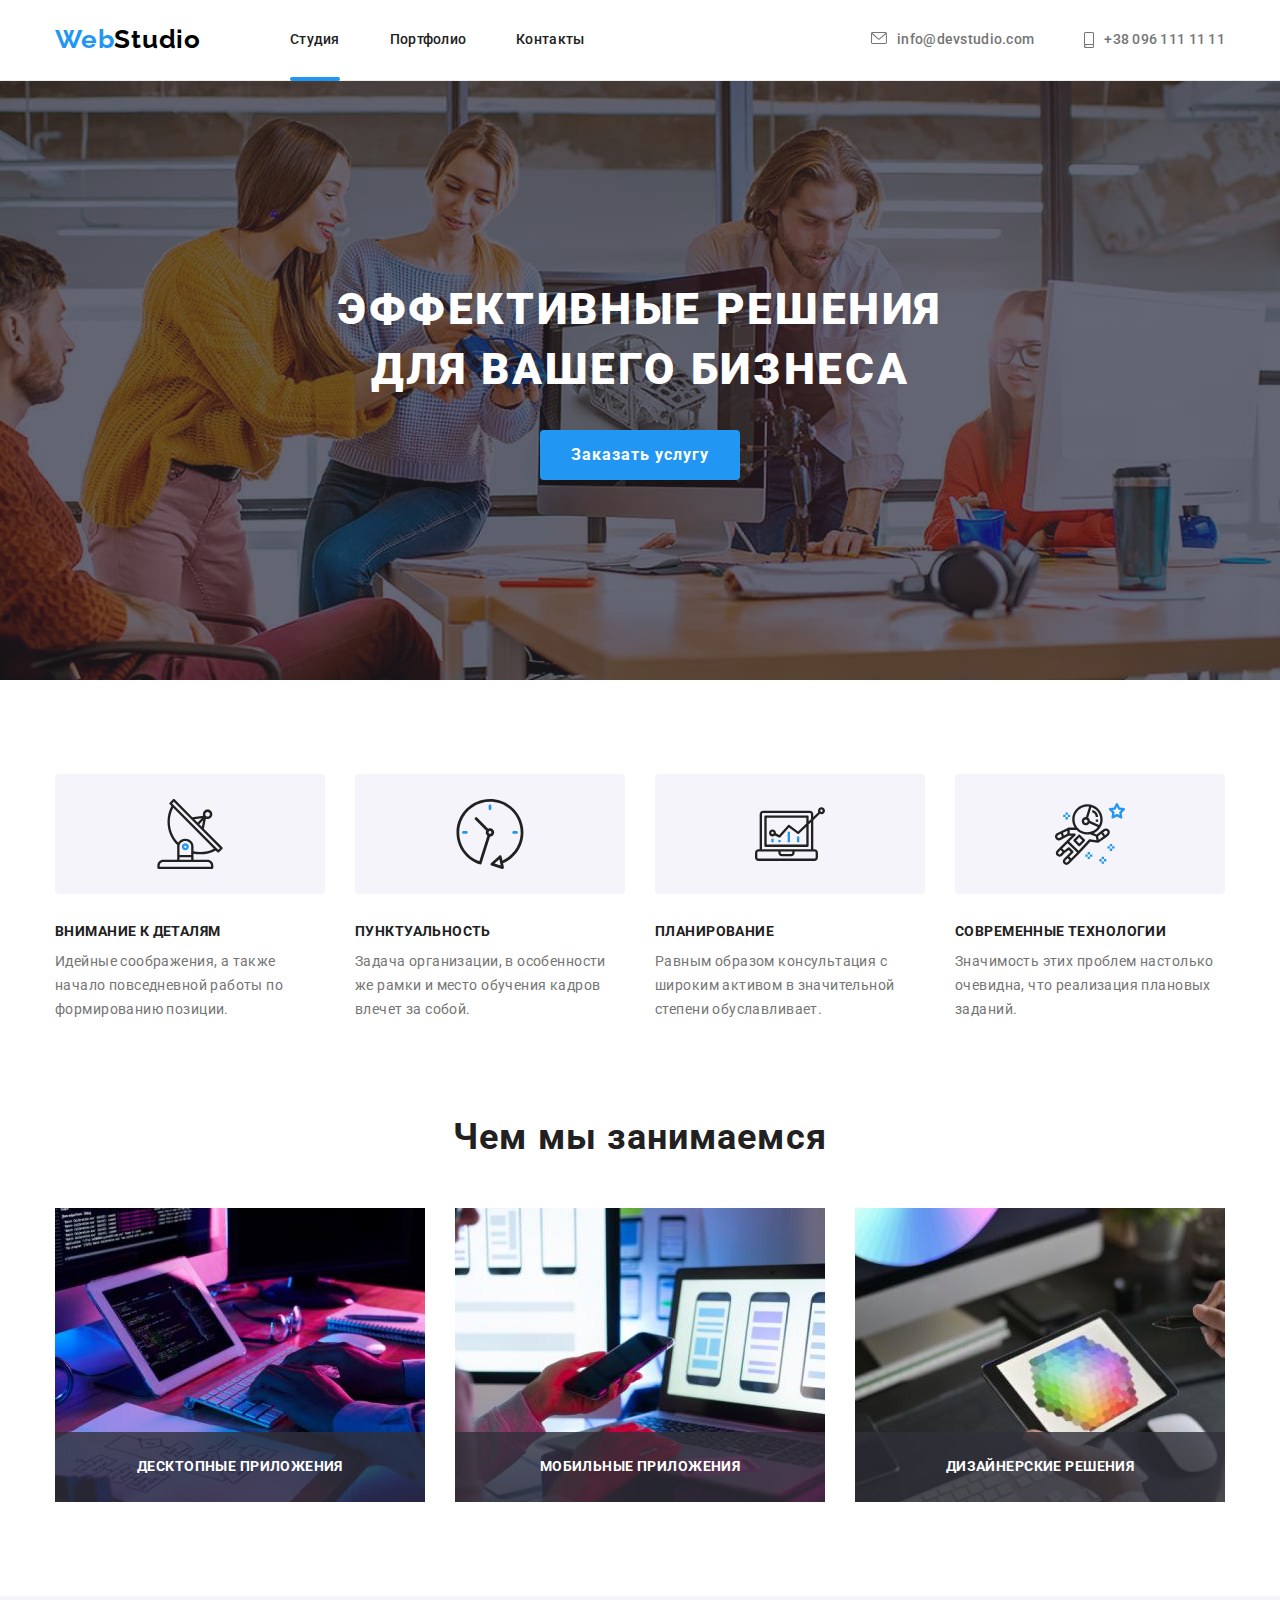
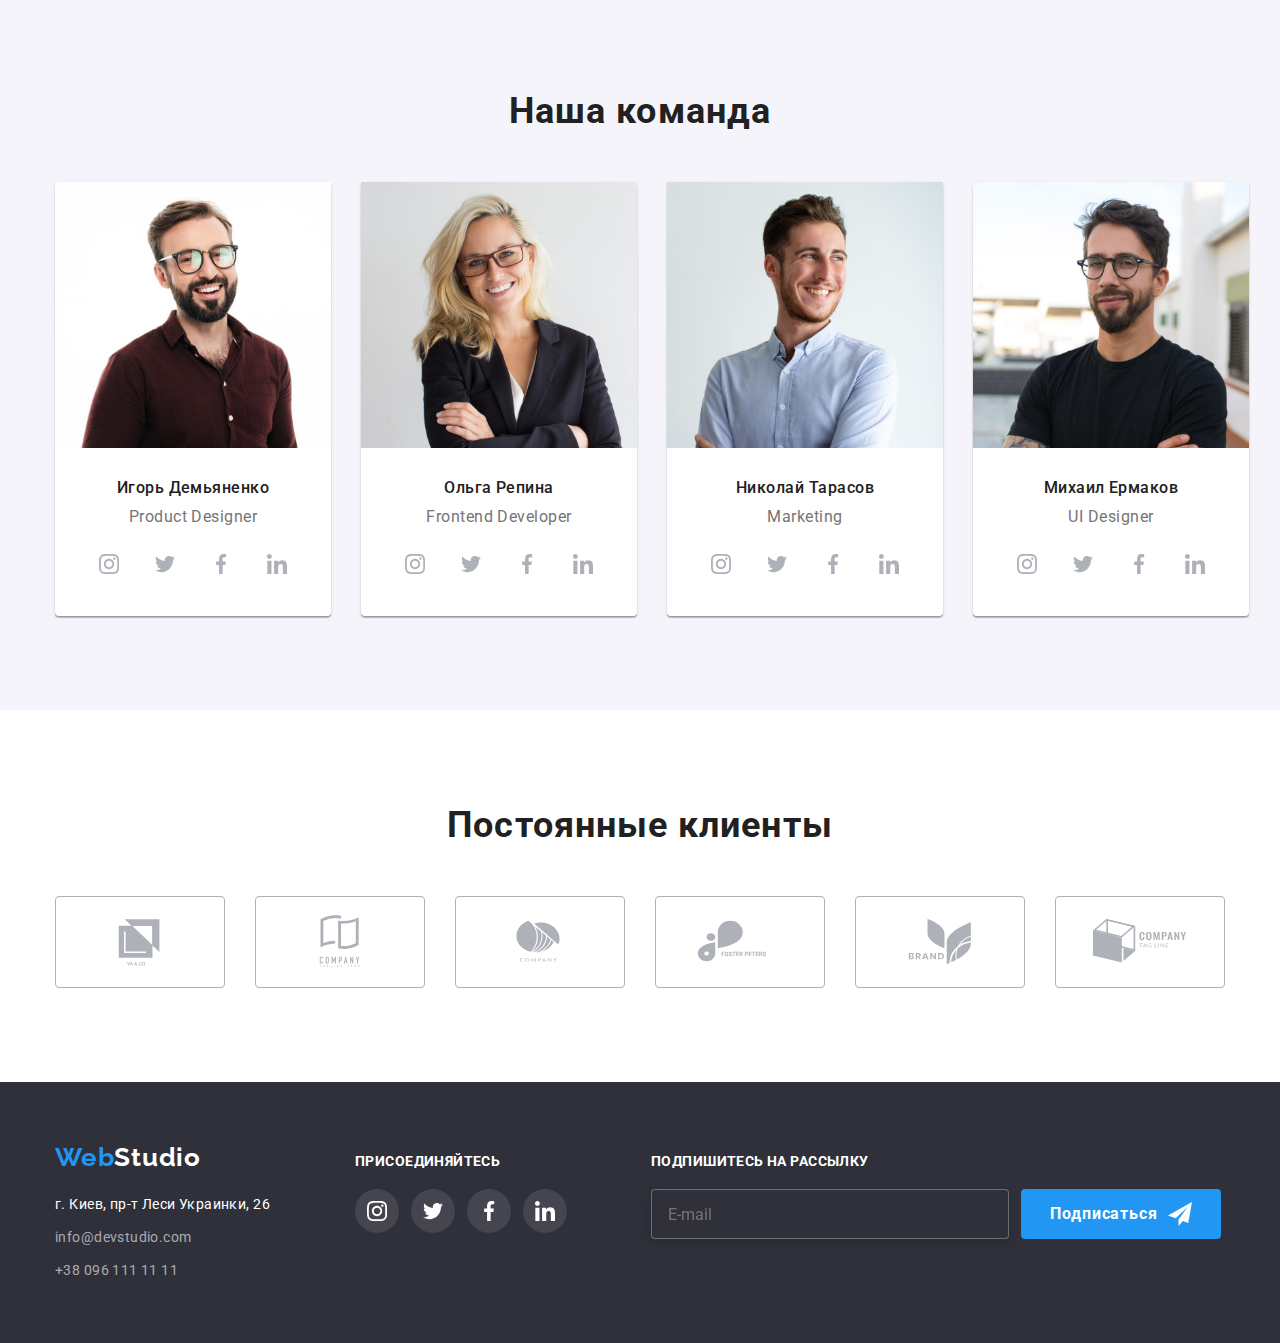
<file: index.html>
<!DOCTYPE html>
<html lang="ru">
  <head>
    <meta charset="UTF-8" />
    <meta http-equiv="X-UA-Compatible" content="IE=edge" />
    <meta name="viewport" content="device-width, initial-scale=1.0" />
    <title>My home work 06</title>
    <link rel="preconnect" href="https://fonts.googleapis.com" />
    <link rel="preconnect" href="https://fonts.gstatic.com" crossorigin />
    <link
      href="https://fonts.googleapis.com/css2?family=Raleway:wght@700&family=Roboto:wght@400;500;700;900&display=swap"
      rel="stylesheet"
    />
    <link
      rel="stylesheet"
      href="https://cdnjs.cloudflare.com/ajax/libs/modern-normalize/1.1.0/modern-normalize.min.css"
    />
    <link
      rel="stylesheet"
      href="https://cdnjs.cloudflare.com/ajax/libs/animate.css/4.1.1/animate.min.css"
    />
    <link rel="stylesheet" href="./css/styles.css" />
  </head>

  <body>
    <!-- site-nav -->
    <header class="header-box">
      <div class="container header-container">
        <nav class="header-navigation">
          <a href="./index.html" class="header-logo list">
            <span class="logo">Web</span>Studio</a
          >

          <ul class="header-nav list">
            <li class="items">
              <a href="./index.html" class="header-link link current">Студия</a>
            </li>
            <li class="items">
              <a href="./portfolio.html" class="header-link link">Портфолио</a>
            </li>
            <li class="items">
              <a href="" class="header-link link">Контакты</a>
            </li>
          </ul>
        </nav>

        <ul class="auth-nav list">
          <li class="contact-items">
            <a href="mailto:info@devstudio.com" class="header-address link">
              <svg class="nav-icon" width="16" height="12">
                <use href="./img/icons.svg#icon-envelope"></use>
              </svg>
              info@devstudio.com
            </a>
          </li>
          <li class="contact-items">
            <a href="" class="header-address link">
              <svg class="nav-icon" width="10" height="16">
                <use href="./img/icons.svg#icon-smartphone"></use>
              </svg>
              +38 096 111 11 11</a
            >
          </li>
        </ul>
      </div>
    </header>

    <main>
      <!-- Герой -->
      <section class="hero">
        <h1 class="hero-title">Эффективные решения для вашего бизнеса</h1>
        <button type="submit" class="button-primary" data-modal-open>
          Заказать услугу
        </button>
      </section>

      <!-- Особенности -->
      <section class="section-feature">
        <div class="container">
          <h2 class="visually-hidden">Наши особенности</h2>
          <ul class="feature list">
            <li class="feature-item">
              <div class="feature-section">
                <svg class="feature-icon">
                  <use href="./img/icons.svg#icon-antenna1"></use>
                </svg>
              </div>

              <h3 class="feature-title">Внимание к деталям</h3>
              <p class="feature-text">
                Идейные соображения, а также начало повседневной работы по
                формированию позиции.
              </p>
            </li>

            <li class="feature-item">
              <div class="feature-section">
                <svg class="feature-icon">
                  <use href="./img/icons.svg#icon-clock1"></use>
                </svg>
              </div>
              <h3 class="feature-title">Пунктуальность</h3>
              <p class="feature-text">
                Задача организации, в особенности же рамки и место обучения
                кадров влечет за собой.
              </p>
            </li>

            <li class="feature-item">
              <div class="feature-section">
                <svg class="feature-icon">
                  <use href="./img/icons.svg#icon-diagram1"></use>
                </svg>
              </div>
              <h3 class="feature-title">Планирование</h3>
              <p class="feature-text">
                Равным образом консультация с широким активом в значительной
                степени обуславливает.
              </p>
            </li>

            <li class="feature-item">
              <div class="feature-section">
                <svg class="feature-icon">
                  <use href="./img/icons.svg#icon-astronaut1"></use>
                </svg>
              </div>

              <h3 class="feature-title">Современные технологии</h3>
              <p class="feature-text">
                Значимость этих проблем настолько очевидна, что реализация
                плановых заданий.
              </p>
            </li>
          </ul>
        </div>
      </section>

      <!-- Чем мы занимаемся -->
      <section class="section">
        <h2 class="section-title">Чем мы занимаемся</h2>
        <div class="container">
          <ul class="work list">
            <li class="work-img">
              <img src="./img/box1.jpg" alt="пишем код" width="370" />
              <p class="work-img-text">Десктопные приложения</p>
            </li>
            <li class="work-img">
              <img src="./img/box2.jpg" alt="тестируем" width="370" />
              <p class="work-img-text">Мобильные приложения</p>
            </li>
            <li class="work-img">
              <img src="./img/box3.jpg" alt="выбор цвета" width="370" />
              <p class="work-img-text">Дизайнерские решения</p>
            </li>
          </ul>
        </div>
      </section>

      <!-- Наша команда -->
      <section class="our-command">
        <h2 class="command-item">Наша команда</h2>
        <div class="container">
          <ul class="command list">
            <li class="command-section">
              <img
                class="command-section-img"
                src="./img/img.jpg"
                alt="Игорь Демьяненко"
                width="270"
              />
              <h3 class="command-title">Игорь Демьяненко</h3>
              <p class="command-discription">Product Designer</p>

              <ul class="command-box">
                <li class="command-iconbox">
                  <a href="" class="command-link">
                    <svg class="command-icon">
                      <use href="./img/icons.svg#icon-instagram2"></use>
                    </svg>
                  </a>
                </li>

                <li class="command-iconbox">
                  <a href="" class="command-link">
                    <svg class="command-icon">
                      <use href="./img/icons.svg#icon-twitter1"></use>
                    </svg>
                  </a>
                </li>

                <li class="command-iconbox">
                  <a href="" class="command-link">
                    <svg class="command-icon">
                      <use href="./img/icons.svg#icon-facebook1"></use>
                    </svg>
                  </a>
                </li>

                <li class="command-iconbox">
                  <a href="" class="command-link">
                    <svg class="command-icon">
                      <use href="./img/icons.svg#icon-linkedin1"></use>
                    </svg>
                  </a>
                </li>
              </ul>
            </li>

            <li class="command-section">
              <img
                class="command-section-img"
                src="./img/img1.jpg"
                alt="Ольга Репина"
                width="270"
              />
              <h3 class="command-title">Ольга Репина</h3>
              <p class="command-discription">Frontend Developer</p>

              <ul class="command-box">
                <li class="command-iconbox">
                  <a href="" class="command-link">
                    <svg class="command-icon">
                      <use href="./img/icons.svg#icon-instagram2"></use>
                    </svg>
                  </a>
                </li>

                <li class="command-iconbox">
                  <a href="" class="command-link">
                    <svg class="command-icon">
                      <use href="./img/icons.svg#icon-twitter1"></use>
                    </svg>
                  </a>
                </li>

                <li class="command-iconbox">
                  <a href="" class="command-link">
                    <svg class="command-icon">
                      <use href="./img/icons.svg#icon-facebook1"></use>
                    </svg>
                  </a>
                </li>

                <li class="command-iconbox">
                  <a href="" class="command-link">
                    <svg class="command-icon">
                      <use href="./img/icons.svg#icon-linkedin1"></use>
                    </svg>
                  </a>
                </li>
              </ul>
            </li>

            <li class="command-section">
              <img
                class="command-section-img"
                src="./img/img2.jpg"
                alt="Николай Тарасов"
                width="270"
              />
              <h3 class="command-title">Николай Тарасов</h3>
              <p class="command-discription">Marketing</p>

              <ul class="command-box">
                <li class="command-iconbox">
                  <a href="" class="command-link">
                    <svg class="command-icon">
                      <use href="./img/icons.svg#icon-instagram2"></use>
                    </svg>
                  </a>
                </li>

                <li class="command-iconbox">
                  <a href="" class="command-link">
                    <svg class="command-icon">
                      <use href="./img/icons.svg#icon-twitter1"></use>
                    </svg>
                  </a>
                </li>

                <li class="command-iconbox">
                  <a href="" class="command-link">
                    <svg class="command-icon">
                      <use href="./img/icons.svg#icon-facebook1"></use>
                    </svg>
                  </a>
                </li>

                <li class="command-iconbox">
                  <a href="" class="command-link">
                    <svg class="command-icon">
                      <use href="./img/icons.svg#icon-linkedin1"></use>
                    </svg>
                  </a>
                </li>
              </ul>
            </li>
            <li class="command-section">
              <img
                class="command-section-img"
                src="./img/img3.jpg"
                alt="Михаил Ермаков"
                width="270"
              />
              <h3 class="command-title">Михаил Ермаков</h3>
              <p class="command-discription">UI Designer</p>

              <ul class="command-box">
                <li class="command-iconbox">
                  <a href="" class="command-link">
                    <svg class="command-icon">
                      <use href="./img/icons.svg#icon-instagram2"></use>
                    </svg>
                  </a>
                </li>

                <li class="command-iconbox">
                  <a href="" class="command-link">
                    <svg class="command-icon">
                      <use href="./img/icons.svg#icon-twitter1"></use>
                    </svg>
                  </a>
                </li>

                <li class="command-iconbox">
                  <a href="" class="command-link">
                    <svg class="command-icon">
                      <use href="./img/icons.svg#icon-facebook1"></use>
                    </svg>
                  </a>
                </li>

                <li class="command-iconbox">
                  <a href="" class="command-link">
                    <svg class="command-icon">
                      <use href="./img/icons.svg#icon-linkedin1"></use>
                    </svg>
                  </a>
                </li>
              </ul>
            </li>
          </ul>
        </div>
      </section>
      <!-- Постоянные клиенты -->
      <section class="our-clients">
        <h1 class="clients-item">Постоянные клиенты</h1>
        <div class="container">
          <ul class="clients list">
            <li class="clients-section">
              <a href="" class="clients-section-icon">
                <svg class="client-icon">
                  <use href="./img/icons.svg#icon-Logo1"></use>
                </svg>
              </a>
            </li>

            <li class="clients-section">
              <a href="" class="clients-section-icon">
                <svg class="client-icon">
                  <use href="./img/icons.svg#icon-Logo2"></use>
                </svg>
              </a>
            </li>

            <li class="clients-section">
              <a href="" class="clients-section-icon">
                <svg class="client-icon">
                  <use href="./img/icons.svg#icon-Logo3"></use>
                </svg>
              </a>
            </li>

            <li class="clients-section">
              <a href="" class="clients-section-icon">
                <svg class="client-icon">
                  <use href="./img/icons.svg#icon-Logo4"></use>
                </svg>
              </a>
            </li>

            <li class="clients-section">
              <a href="" class="clients-section-icon">
                <svg class="client-icon">
                  <use href="./img/icons.svg#icon-Logo5"></use>
                </svg>
              </a>
            </li>

            <li class="clients-section">
              <a href="" class="clients-section-icon">
                <svg class="client-icon">
                  <use href="./img/icons.svg#icon-Logo6"></use>
                </svg>
              </a>
            </li>
          </ul>
        </div>
      </section>
    </main>
    <!-- Футер (подвал) -->

    <footer class="footer-section">
      <div class="footer-container">
        <div class="footer-list">
          <div class="footer-set">
            <a href="./index.html" class="footer-logo">
              <span class="logo">Web</span>Studio
            </a>
          </div>
          <div class="footer-item">
            <address class="about-address">
              г. Киев, пр-т Леси Украинки, 26
            </address>
            <ul class="footer-nav list">
              <li class="footer-link">
                <a
                  href="mailto:info@devstudio.com"
                  class="footer-address mail link"
                  >info@devstudio.com</a
                >
              </li>
              <li>
                <a href="" class="footer-address link">+38 096 111 11 11</a>
              </li>
            </ul>
          </div>
        </div>

        <div class="footer-box">
          <p class="footer-text">Присоединяйтесь</p>
          <ul class="footer-command-box">
            <li class="footer-command-iconbox">
              <a href="" class="footer-command-link">
                <svg class="footer-command-icon">
                  <use href="./img/icons.svg#icon-instagram2"></use>
                </svg>
              </a>
            </li>

            <li class="footer-command-iconbox">
              <a href="" class="footer-command-link">
                <svg class="footer-command-icon">
                  <use href="./img/icons.svg#icon-twitter1"></use>
                </svg>
              </a>
            </li>

            <li class="footer-command-iconbox">
              <a href="" class="footer-command-link">
                <svg class="footer-command-icon">
                  <use href="./img/icons.svg#icon-facebook1"></use>
                </svg>
              </a>
            </li>

            <li class="footer-command-iconbox">
              <a href="" class="footer-command-link">
                <svg class="footer-command-icon">
                  <use href="./img/icons.svg#icon-linkedin1"></use>
                </svg>
              </a>
            </li>
          </ul>
        </div>

        <div class="footer-box-second">
          <p class="footer-text">Подпишитесь на рассылку</p>
          <div class="form-field">
            <input
              class="footer-input"
              type="email"
              name="mail"
              id="mail"
              placeholder="E-mail"
            />
            <label for="mail" class="footer-form-label"></label>

            <button type="submit" class="button-footer" data-modal-open>
              Подписаться
            </button>
          </div>
        </div>
      </div>
    </footer>

    <div class="backdrop is-hidden" data-modal>
      <div class="modal">
        <p class="modal-text">Оставьте свои данные, мы вам перезвоним</p>

        <form class="modal-box">
          <span class="modal-field">
            <label for="name" class="modal-form-label">Имя</label>
            <input class="form-input" type="text" name="name" id="name" />
            <svg class="form-input-icon">
              <use href="./img/icons.svg#icon-person"></use>
            </svg>
          </span>

          <span class="modal-field">
            <label for="tel" class="modal-form-label">Телефон</label>
            <input class="form-input" type="tel" name="tel" id="tel" />
            <svg class="form-input-icon">
              <use href="./img/icons.svg#icon-phone"></use>
            </svg>
          </span>

          <span class="modal-field">
            <label for="email" class="modal-form-label">Почта</label>
            <input class="form-input" type="email" name="email" id="email" />
            <svg class="form-input-icon">
              <use href="./img/icons.svg#icon-email"></use>
            </svg>
          </span>

          <span class="modal-field">
            <label for="comment" class="modal-form-label">Комментарий</label>
            <textarea
              class="comment"
              name="comment"
              id="comment"
              placeholder="Введите текст"
            ></textarea>
          </span>
        </form>

        <span class="modal-item">
          <input
            type="checkbox"
            id="policy"
            class="modal-checkbox visually-hidden"
          />
          <label for="policy" class="label-text">
            <span class="input-wrapper">
              <svg class="checkbox-icon" width="16" height="15">
                <use href="./img/icons.svg#icon-Vector-send"></use>
              </svg>
            </span>

            Соглашаюсь с рассылкой и принимаю&#160;
            <a href="" class="modal-link">Условия договора</a>
          </label>
        </span>

        <button type="submit" class="modal-button">Отправить</button>

        <button type="button" class="close-btn" data-modal-close>
          <svg class="modal-icon">
            <use href="./img/icons.svg#icon-close-black"></use>
          </svg>
        </button>
      </div>
    </div>
    <script src="./js/modal.js"></script>
  </body>
</html>
</file>
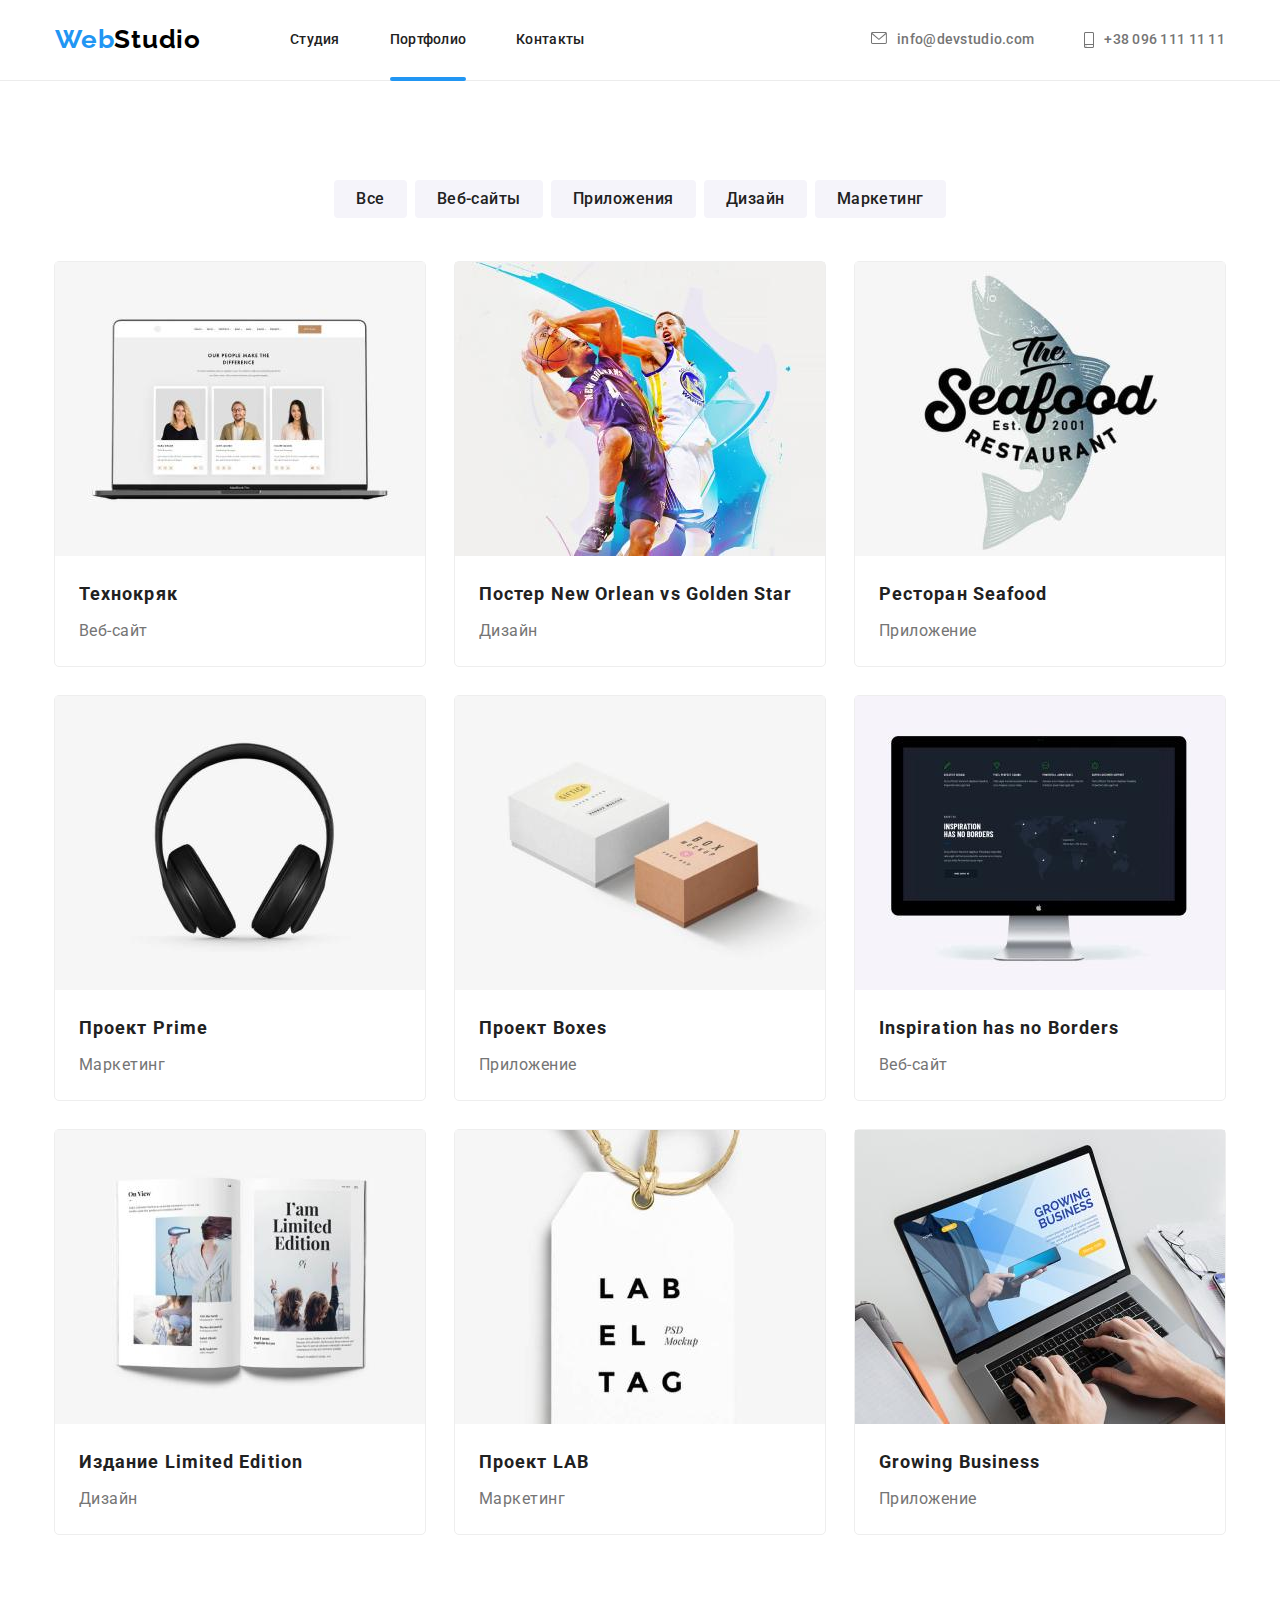
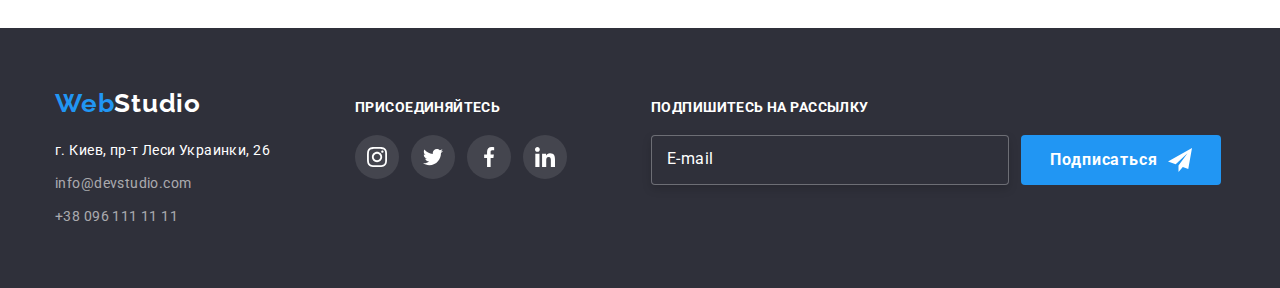
<file: portfolio.html>
<!DOCTYPE html>
<html lang="ru">

<head>
  <meta charset="UTF-8" />
  <meta http-equiv="X-UA-Compatible" content="IE=edge" />
  <meta name="viewport" content="device-width, initial-scale=1.0" />
  <title>Portfolio</title>
  <link href="https://fonts.googleapis.com/css2?family=Raleway:wght@700&family=Roboto:wght@400;500;700;900&display=swap"
    rel="stylesheet" />
  <link rel="stylesheet"
    href="https://cdnjs.cloudflare.com/ajax/libs/modern-normalize/1.1.0/modern-normalize.min.css" />

  <link rel="stylesheet" href="./css/styles.css" />
</head>

<body>
  <!-- site-nav -->
  <header class="header-box">
    <div class="container header-container">
      <nav class="header-navigation">
        <a href="./index.html" class="header-logo list">
          <span class="logo">Web</span>Studio</a>

        <ul class="header-nav list">
          <li class="items">
            <a href="./index.html" class="header-link linkt">Студия</a>
          </li>
          <li class="items">
            <a href="./portfolio.html" class="header-link link current">Портфолио</a>
          </li>
          <li class="items">
            <a href="" class="header-link link">Контакты</a>
          </li>
        </ul>
      </nav>

      <ul class="auth-nav list">
        <li class="contact-items">

          <a href="mailto:info@devstudio.com" class="header-address link">
            <svg class="nav-icon" width="16" height="12">
              <use href="./img/icons.svg#icon-envelope"></use>
            </svg>
            info@devstudio.com
          </a>

        </li>
        <li class="contact-items">

          <a href="" class="header-address link">
            <svg class="nav-icon" width="10" height="16">
              <use href="./img/icons.svg#icon-smartphone"></use>
            </svg>
            +38 096 111 11 11</a>

        </li>
      </ul>
    </div>
  </header>

  <main>
    <!-- Портфолио -->
    <!-- Наши работы -->
    <section class="our-work">
      <div class="container">
        <ul class="button-link list">
          <li class="button-item">
            <button type="button" class="button-secondary">Все</button>
          </li>

          <li class="button-item">
            <button type="button" class="button-secondary">Веб-сайты</button>
          </li>

          <li class="button-item">
            <button type="button" class="button-secondary">Приложения</button>
          </li>

          <li class="button-item">
            <button type="button" class="button-secondary">Дизайн</button>
          </li>

          <li class="button-item">
            <button type="button" class="button-secondary">Маркетинг</button>
          </li>
        </ul>
      </div>

      <!-- Projects -->
      <div class="container">
        <h1 class="visually-hidden">Наши работы</h1>
        <ul class="project list">
          <li class="project-section">
            <a href="" class="project-box">
              <div class="project-top-wrapper">
                <img src="./img/project1.jpg" alt="изображение 3 карточек" width="370" height="294" />
                <p class="project-text">Технокряк это современная площадка распространения коронавируса. Компании
                  используют эту платформу для цифрового
                  шпионажа и атак на защищённые сервера конкурентов</p>
              </div>
              <div class="project-jpg">
                <h2 class="project-title">Технокряк</h2>
                <p class="project-item">Веб-сайт</p>
              </div>
            </a>
          </li>

          <li class="project-section">
            <a href="" class="project-box">
              <div class="project-top-wrapper">
                <img src="./img/project2.jpg" alt="изображение 2х баскетболистов" width="370" height="294" />
                <p class="project-text">Технокряк это современная площадка распространения коронавируса. Компании
                  используют эту
                  платформу для цифрового
                  шпионажа и атак на защищённые сервера конкурентов</p>
              </div>
              <div class="project-jpg">
                <h2 class="project-title">Постер New Orlean vs Golden Star</h2>
                <p class="project-item">Дизайн</p>
              </div>
            </a>
          </li>

          <li class="project-section">
            <a href="" class="project-box">
              <div class="project-top-wrapper">
                <img src="./img/project3.jpg" alt="изображение лого ресторана" width="370" height="294" />
                <p class="project-text">Технокряк это современная площадка распространения коронавируса. Компании
                  используют эту
                  платформу для цифрового
                  шпионажа и атак на защищённые сервера конкурентов</p>
              </div>
              <div class="project-jpg">
                <h2 class="project-title">Ресторан Seafood</h2>
                <p class="project-item">Приложение</p>
              </div>
            </a>
          </li>

          <li class="project-section">
            <a href="" class="project-box">
              <div class="project-top-wrapper">
                <img src="./img/project4.jpg" alt="изображение наушников" width="370" height="294" />
                <p class="project-text">Технокряк это современная площадка распространения коронавируса. Компании
                  используют эту
                  платформу для цифрового
                  шпионажа и атак на защищённые сервера конкурентов</p>
              </div>
              <div class="project-jpg">
                <h2 class="project-title">Проект Prime</h2>
                <p class="project-item">Маркетинг</p>
              </div>
            </a>
          </li>

          <li class="project-section">
            <a href="" class="project-box">
              <div class="project-top-wrapper">
                <img src="./img/project5.jpg" alt="изображение 2 коробок" width="370" height="294" />
                <p class="project-text">Технокряк это современная площадка распространения коронавируса. Компании
                  используют эту
                  платформу для цифрового
                  шпионажа и атак на защищённые сервера конкурентов</p>
              </div>
              <div class="project-jpg">
                <h2 class="project-title">Проект Boxes</h2>
                <p class="project-item">Приложение</p>
              </div>
            </a>
          </li>

          <li class="project-section">
            <a href="" class="project-box">
              <div class="project-top-wrapper">
                <img src="./img/project6.jpg" alt="изображение сайта и карты" width="370" height="294" />
                <p class="project-text">Технокряк это современная площадка распространения коронавируса. Компании
                  используют эту
                  платформу для цифрового
                  шпионажа и атак на защищённые сервера конкурентов</p>
              </div>
              <div class="project-jpg">
                <h2 class="project-title">Inspiration has no Borders</h2>
                <p class="project-item">Веб-сайт</p>
              </div>
            </a>
          </li>

          <li class="project-section">
            <a href="" class="project-box">
              <div class="project-top-wrapper">
                <img src="./img/project7.jpg" alt="изображение журнала" width="370" height="294" />
                <p class="project-text">Технокряк это современная площадка распространения коронавируса. Компании
                  используют эту
                  платформу для цифрового
                  шпионажа и атак на защищённые сервера конкурентов</p>
              </div>
              <div class="project-jpg">
                <h2 class="project-title">Издание Limited Edition</h2>
                <p class="project-item">Дизайн</p>
              </div>
            </a>
          </li>

          <li class="project-section">
            <a href="" class="project-box">
              <div class="project-top-wrapper">
                <img src="./img/project8.jpg" alt="изображение лейбы" width="370" height="294" />
                <p class="project-text">Технокряк это современная площадка распространения коронавируса. Компании
                  используют эту
                  платформу для цифрового
                  шпионажа и атак на защищённые сервера конкурентов</p>
              </div>
              <div class="project-jpg">
                <h2 class="project-title">Проект LAB</h2>
                <p class="project-item">Маркетинг</p>
              </div>
            </a>
          </li>

          <li class="project-section">
            <a href="" class="project-box">
              <div class="project-top-wrapper">
                <img src="./img/project9.jpg" alt="изображение работающего человека за ноутбуком" width="370"
                  height="294" />
                <p class="project-text">Технокряк это современная площадка распространения коронавируса. Компании
                  используют эту
                  платформу для цифрового
                  шпионажа и атак на защищённые сервера конкурентов</p>
              </div>
              <div class="project-jpg">
                <h2 class="project-title">Growing Business</h2>
                <p class="project-item">Приложение</p>
              </div>
            </a>
          </li>
        </ul>
      </div>
    </section>
  </main>

  <!-- Футер (подвал) -->
  <footer class="footer-section">
    <div class="footer-container">
      <div class="footer-list">
        <div class="footer-set">
          <a href="./index.html" class="footer-logo">
            <span class="logo">Web</span>Studio
          </a>
        </div>
        <div class="footer-item">
          <address class="about-address">
            г. Киев, пр-т Леси Украинки, 26
          </address>
          <ul class="footer-nav list">
            <li class="footer-link">
              <a href="mailto:info@devstudio.com" class="footer-address mail link">info@devstudio.com</a>
            </li>
            <li>
              <a href="" class="footer-address link">+38 096 111 11 11</a>
            </li>
          </ul>
        </div>
      </div>
  
      <div class="footer-box">
        <p class="footer-text">Присоединяйтесь</p>
        <ul class="footer-command-box">
          <li class="footer-command-iconbox">
            <a href="" class="footer-command-link">
              <svg class="footer-command-icon">
                <use href="./img/icons.svg#icon-instagram2"></use>
              </svg>
            </a>
          </li>
  
          <li class="footer-command-iconbox">
            <a href="" class="footer-command-link">
              <svg class="footer-command-icon">
                <use href="./img/icons.svg#icon-twitter1"></use>
              </svg>
            </a>
          </li>
  
          <li class="footer-command-iconbox">
            <a href="" class="footer-command-link">
              <svg class="footer-command-icon">
                <use href="./img/icons.svg#icon-facebook1"></use>
              </svg>
            </a>
          </li>
  
          <li class="footer-command-iconbox">
            <a href="" class="footer-command-link">
              <svg class="footer-command-icon">
                <use href="./img/icons.svg#icon-linkedin1"></use>
              </svg>
            </a>
          </li>
        </ul>
      </div>
  
      <div class="footer-box-second">
        <p class="footer-text">Подпишитесь на рассылку</p>
        <div class="form-field">
  
          <input class="footer-input" type="email" name="mail" id="mail" />
          <label for="mail" class="footer-form-label">E-mail</label>
  
          <button type="submit" class="button-footer" data-modal-open>
            Подписаться
          </button>
  
        </div>
      </div>
    </div>
  </footer>
</body>

</html>
</file>
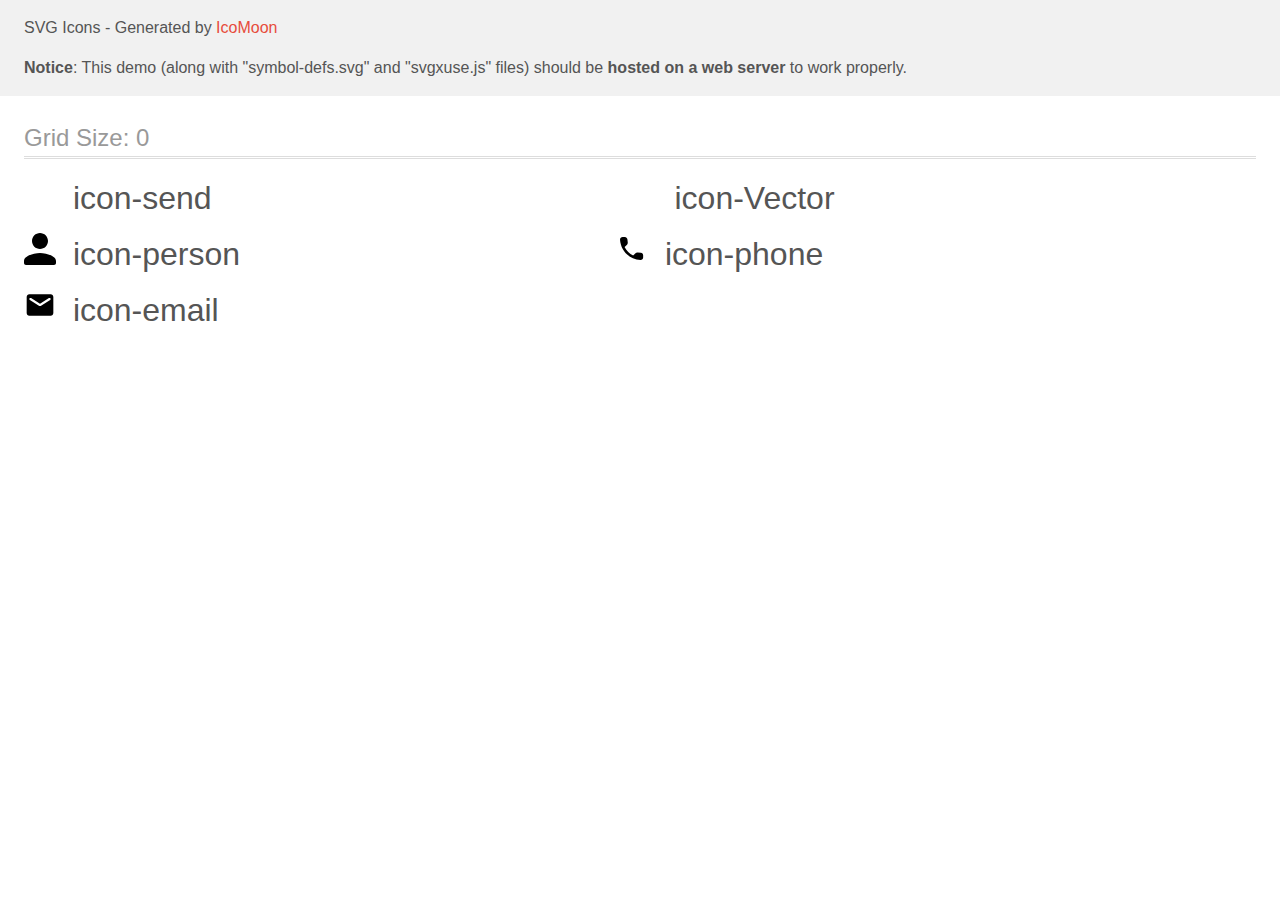
<file: img/icon/icomoon 10 10/demo-external-svg.html>
<!doctype html>
<html>
<head>
    <title>IcoMoon - SVG Icons</title>
    <meta charset="utf-8">
    <meta name="viewport" content="width=device-width, initial-scale=1">
    <link rel="stylesheet" href="demo-files/demo.css">
    <link rel="stylesheet" href="style.css">
</head>
<body>
<header class="bgc1 clearfix">
<div class="mhl">
    <p>SVG Icons - Generated by <a href="https://icomoon.io/app">IcoMoon</a></p><p><strong>Notice</strong>: This demo (along with "symbol-defs.svg" and "svgxuse.js" files) should be <b>hosted on a web server</b> to work properly.</p>
</div>
</header>
    <div class="clearfix mhl ptl">
        <h1 class="mvm mtn fgc1">Grid Size: 0</h1>
        <div class="glyph fs1">
            <div class="clearfix pbs">
                <svg class="icon icon-send"><use xlink:href="symbol-defs.svg#icon-send"></use></svg><span class="name"> icon-send</span>
            </div>
        </div>
        <div class="glyph fs1">
            <div class="clearfix pbs">
                <svg class="icon icon-Vector"><use xlink:href="symbol-defs.svg#icon-Vector"></use></svg><span class="name"> icon-Vector</span>
            </div>
        </div>
        <div class="glyph fs1">
            <div class="clearfix pbs">
                <svg class="icon icon-person"><use xlink:href="symbol-defs.svg#icon-person"></use></svg><span class="name"> icon-person</span>
            </div>
        </div>
        <div class="glyph fs1">
            <div class="clearfix pbs">
                <svg class="icon icon-phone"><use xlink:href="symbol-defs.svg#icon-phone"></use></svg><span class="name"> icon-phone</span>
            </div>
        </div>
        <div class="glyph fs1">
            <div class="clearfix pbs">
                <svg class="icon icon-email"><use xlink:href="symbol-defs.svg#icon-email"></use></svg><span class="name"> icon-email</span>
            </div>
        </div>
  </div>
<script defer src="svgxuse.js"></script>
</body>
</html>
</file>
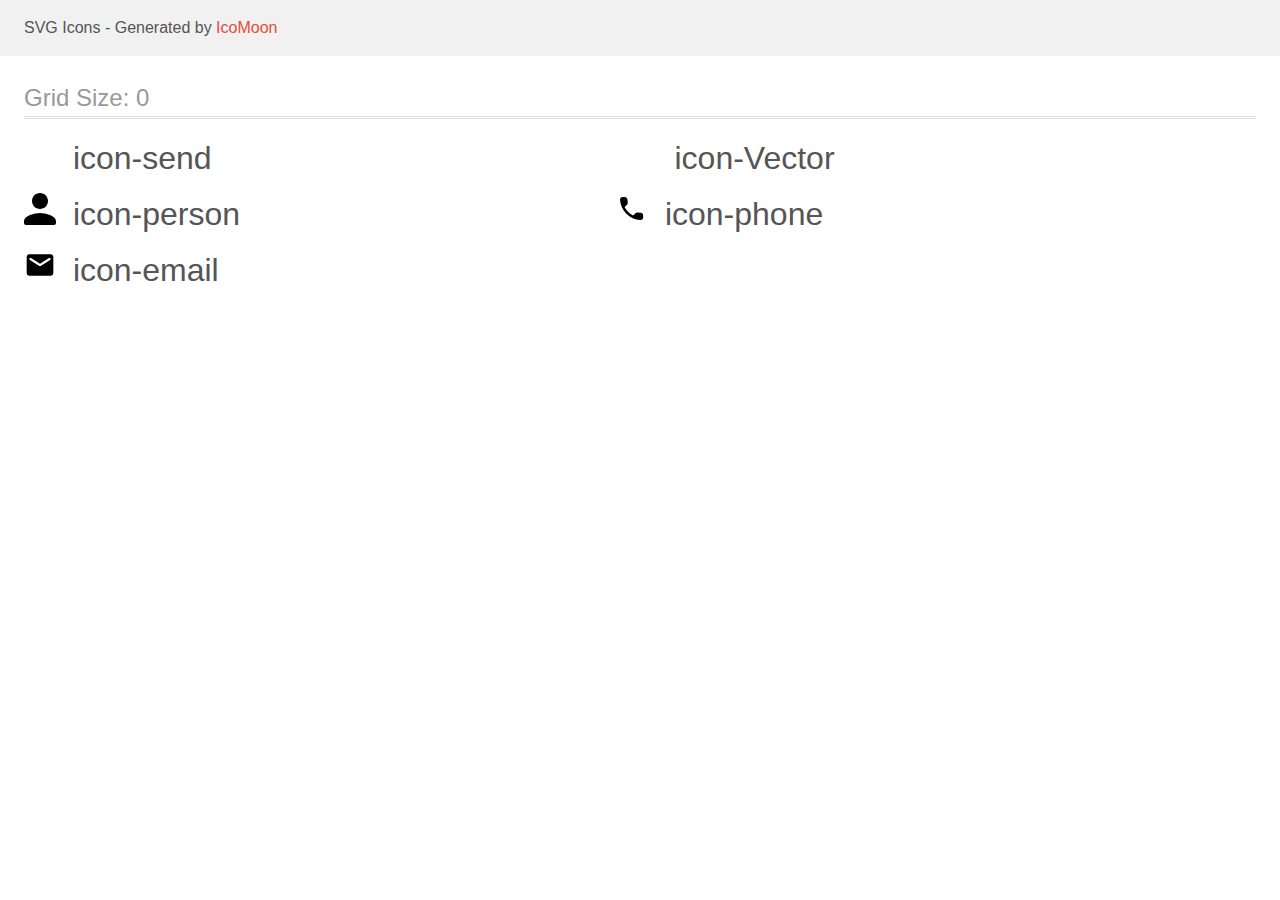
<file: img/icon/icomoon 10 10/demo.html>
<!doctype html>
<html>
<head>
    <title>IcoMoon - SVG Icons</title>
    <meta charset="utf-8">
    <meta name="viewport" content="width=device-width, initial-scale=1">
    <link rel="stylesheet" href="demo-files/demo.css">
    <link rel="stylesheet" href="style.css">
</head>
<body>
<svg aria-hidden="true" style="position: absolute; width: 0; height: 0; overflow: hidden;" version="1.1" xmlns="http://www.w3.org/2000/svg" xmlns:xlink="http://www.w3.org/1999/xlink">
<defs>
<symbol id="icon-send" viewBox="0 0 32 32">
<path fill="#fff" style="fill: var(--color1, #fff)" d="M32 0l-32 18 10.227 3.787 15.773-14.787-11.997 16.187 0.009 0.003-0.012-0.003v8.813l5.735-6.691 7.267 2.691 4.999-28z"></path>
</symbol>
<symbol id="icon-Vector" viewBox="0 0 42 32">
<path fill="#fff" style="fill: var(--color1, #fff); stroke: var(--color1, #fff)" stroke="#fff" stroke-linejoin="miter" stroke-linecap="butt" stroke-miterlimit="4" stroke-width="0.64" d="M6.262 15.206l-0.221-0.211-0.221 0.208-3.085 2.925 0.243 0.234 11.408 10.88 0.221-0.211 24.256-23.139-0.243-0.23-3.043-2.902-0.221 0.211-20.97 19.987-8.125-7.75z"></path>
</symbol>
<symbol id="icon-person" viewBox="0 0 32 32">
<path d="M16 16c4.418 0 8-3.582 8-8s-3.582-8-8-8v0c-4.418 0-8 3.582-8 8s3.582 8 8 8v0zM16 20c-5.339 0-16 2.68-16 8v2c0 1.099 0.901 2 2 2h28c1.099 0 2-0.901 2-2v-2c0-5.32-10.661-8-16-8z"></path>
</symbol>
<symbol id="icon-phone" viewBox="0 0 32 32">
<path d="M24.882 19.774l-3.268-0.373c-0.090-0.011-0.194-0.018-0.3-0.018-0.707 0-1.347 0.287-1.81 0.75l-2.368 2.368c-3.669-1.894-6.585-4.81-8.427-8.372l-0.051-0.108 2.382-2.377c0.463-0.463 0.75-1.103 0.75-1.81 0-0.106-0.006-0.21-0.019-0.312l0.001 0.012-0.373-3.243c-0.155-1.287-1.24-2.276-2.557-2.276-0.001 0-0.002 0-0.003 0h-2.226c-1.454 0-2.663 1.209-2.574 2.661 0.683 10.987 9.47 19.762 20.444 20.444 1.452 0.089 2.663-1.12 2.663-2.574v-2.226c0-0.004 0-0.008 0-0.012 0-1.308-0.985-2.386-2.253-2.532l-0.012-0.001z"></path>
</symbol>
<symbol id="icon-email" viewBox="0 0 32 32">
<path d="M26.667 5.333h-21.333c-1.467 0-2.652 1.2-2.652 2.667l-0.014 16c0 1.467 1.2 2.667 2.667 2.667h21.333c1.467 0 2.667-1.2 2.667-2.667v-16c0-1.467-1.2-2.667-2.667-2.667zM26.133 11.001l-9.426 5.892c-0.201 0.126-0.446 0.2-0.708 0.2s-0.506-0.075-0.713-0.204l0.006 0.003-9.426-5.892c-0.336-0.201-0.557-0.562-0.557-0.975 0-0.625 0.507-1.132 1.132-1.132 0.233 0 0.449 0.070 0.629 0.19l-0.004-0.003 8.933 5.586 8.933-5.588c0.176-0.118 0.392-0.188 0.624-0.188 0.625 0 1.132 0.507 1.132 1.132 0 0.413-0.221 0.775-0.552 0.972l-0.005 0.003z"></path>
</symbol>
</defs>
</svg>

<header class="bgc1 clearfix">
<div class="mhl">
    <p>SVG Icons - Generated by <a href="https://icomoon.io/app">IcoMoon</a></p>
</div>
</header>
    <div class="clearfix mhl ptl">
        <h1 class="mvm mtn fgc1">Grid Size: 0</h1>
        <div class="glyph fs1">
            <div class="clearfix pbs">
                <svg class="icon icon-send"><use xlink:href="#icon-send"></use></svg><span class="name"> icon-send</span>
            </div>
        </div>
        <div class="glyph fs1">
            <div class="clearfix pbs">
                <svg class="icon icon-Vector"><use xlink:href="#icon-Vector"></use></svg><span class="name"> icon-Vector</span>
            </div>
        </div>
        <div class="glyph fs1">
            <div class="clearfix pbs">
                <svg class="icon icon-person"><use xlink:href="#icon-person"></use></svg><span class="name"> icon-person</span>
            </div>
        </div>
        <div class="glyph fs1">
            <div class="clearfix pbs">
                <svg class="icon icon-phone"><use xlink:href="#icon-phone"></use></svg><span class="name"> icon-phone</span>
            </div>
        </div>
        <div class="glyph fs1">
            <div class="clearfix pbs">
                <svg class="icon icon-email"><use xlink:href="#icon-email"></use></svg><span class="name"> icon-email</span>
            </div>
        </div>
  </div>
<script defer src="svgxuse.js"></script>
</body>
</html>
</file>
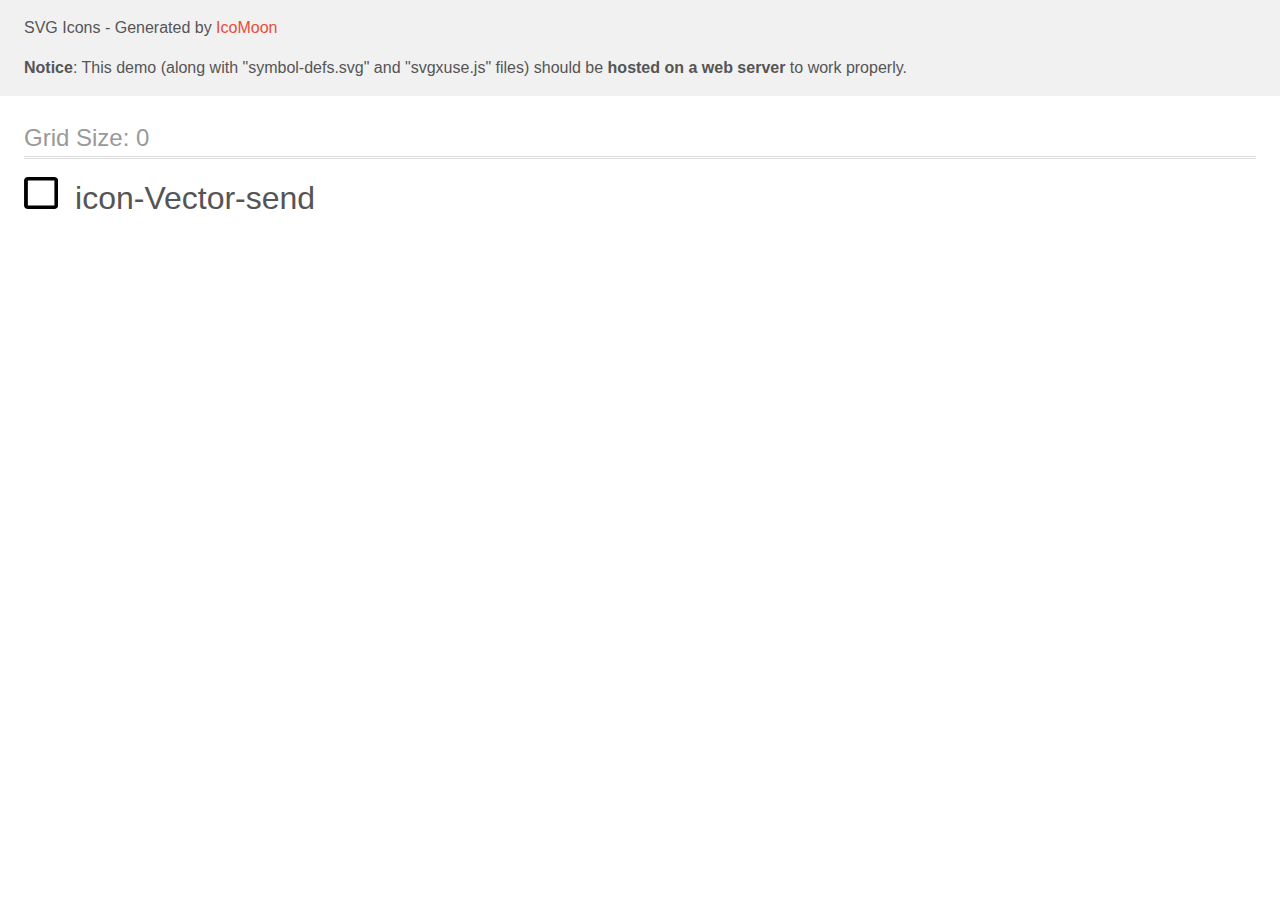
<file: img/icon/icomoon 13 10/demo-external-svg.html>
<!doctype html>
<html>
<head>
    <title>IcoMoon - SVG Icons</title>
    <meta charset="utf-8">
    <meta name="viewport" content="width=device-width, initial-scale=1">
    <link rel="stylesheet" href="demo-files/demo.css">
    <link rel="stylesheet" href="style.css">
</head>
<body>
<header class="bgc1 clearfix">
<div class="mhl">
    <p>SVG Icons - Generated by <a href="https://icomoon.io/app">IcoMoon</a></p><p><strong>Notice</strong>: This demo (along with "symbol-defs.svg" and "svgxuse.js" files) should be <b>hosted on a web server</b> to work properly.</p>
</div>
</header>
    <div class="clearfix mhl ptl">
        <h1 class="mvm mtn fgc1">Grid Size: 0</h1>
        <div class="glyph fs1">
            <div class="clearfix pbs">
                <svg class="icon icon-Vector-send"><use xlink:href="symbol-defs.svg#icon-Vector-send"></use></svg><span class="name"> icon-Vector-send</span>
            </div>
        </div>
  </div>
<script defer src="svgxuse.js"></script>
</body>
</html>
</file>
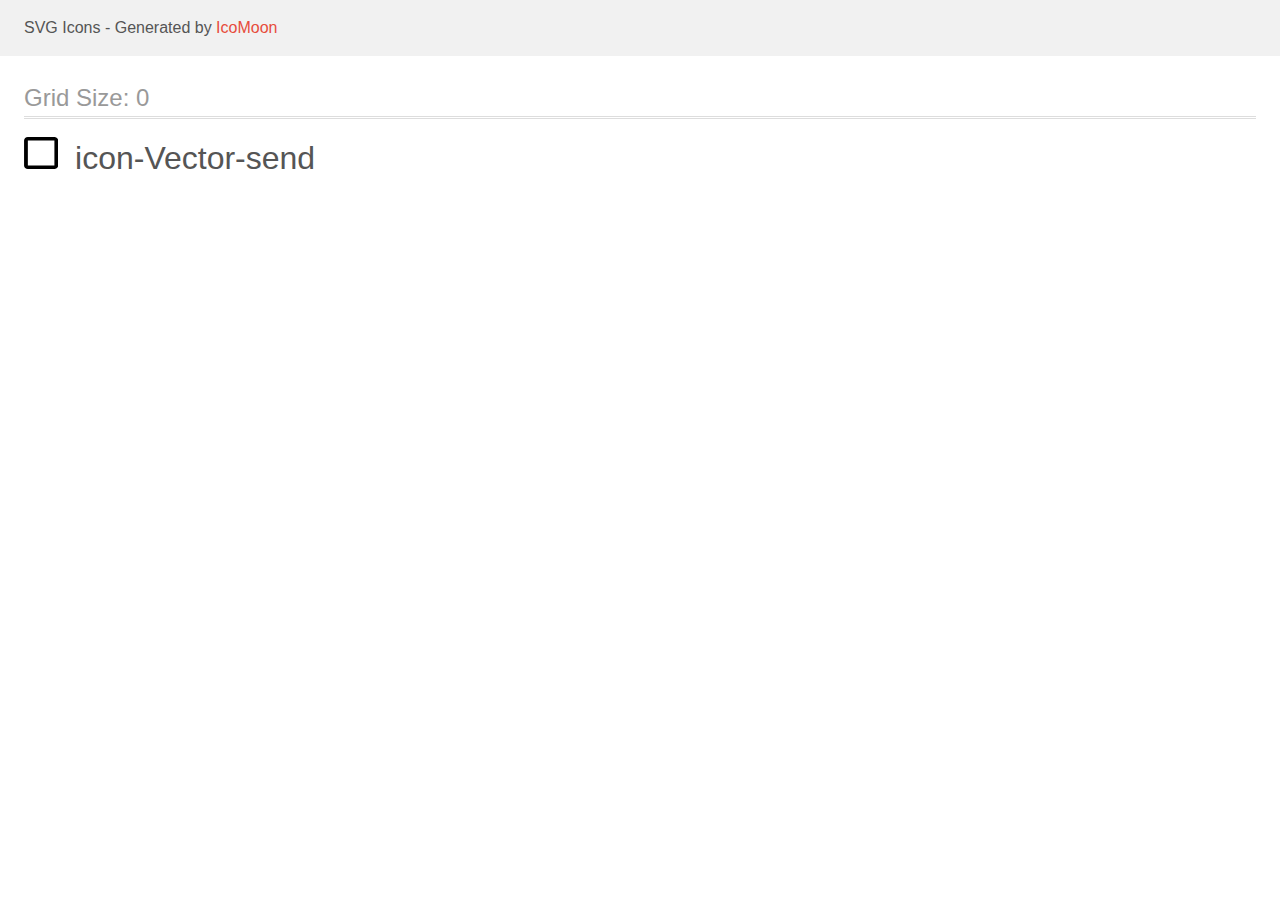
<file: img/icon/icomoon 13 10/demo.html>
<!doctype html>
<html>
<head>
    <title>IcoMoon - SVG Icons</title>
    <meta charset="utf-8">
    <meta name="viewport" content="width=device-width, initial-scale=1">
    <link rel="stylesheet" href="demo-files/demo.css">
    <link rel="stylesheet" href="style.css">
</head>
<body>
<svg aria-hidden="true" style="position: absolute; width: 0; height: 0; overflow: hidden;" version="1.1" xmlns="http://www.w3.org/2000/svg" xmlns:xlink="http://www.w3.org/1999/xlink">
<defs>
<symbol id="icon-Vector-send" viewBox="0 0 34 32">
<path d="M30.34 3.556v24.887h-26.547v-24.887h26.547zM30.34 0h-26.547c-2.086 0-3.793 1.6-3.793 3.556v24.887c0 1.956 1.707 3.556 3.793 3.556h26.547c2.086 0 3.793-1.6 3.793-3.556v-24.887c0-1.956-1.707-3.556-3.793-3.556z"></path>
</symbol>
</defs>
</svg>

<header class="bgc1 clearfix">
<div class="mhl">
    <p>SVG Icons - Generated by <a href="https://icomoon.io/app">IcoMoon</a></p>
</div>
</header>
    <div class="clearfix mhl ptl">
        <h1 class="mvm mtn fgc1">Grid Size: 0</h1>
        <div class="glyph fs1">
            <div class="clearfix pbs">
                <svg class="icon icon-Vector-send"><use xlink:href="#icon-Vector-send"></use></svg><span class="name"> icon-Vector-send</span>
            </div>
        </div>
  </div>
<script defer src="svgxuse.js"></script>
</body>
</html>
</file>
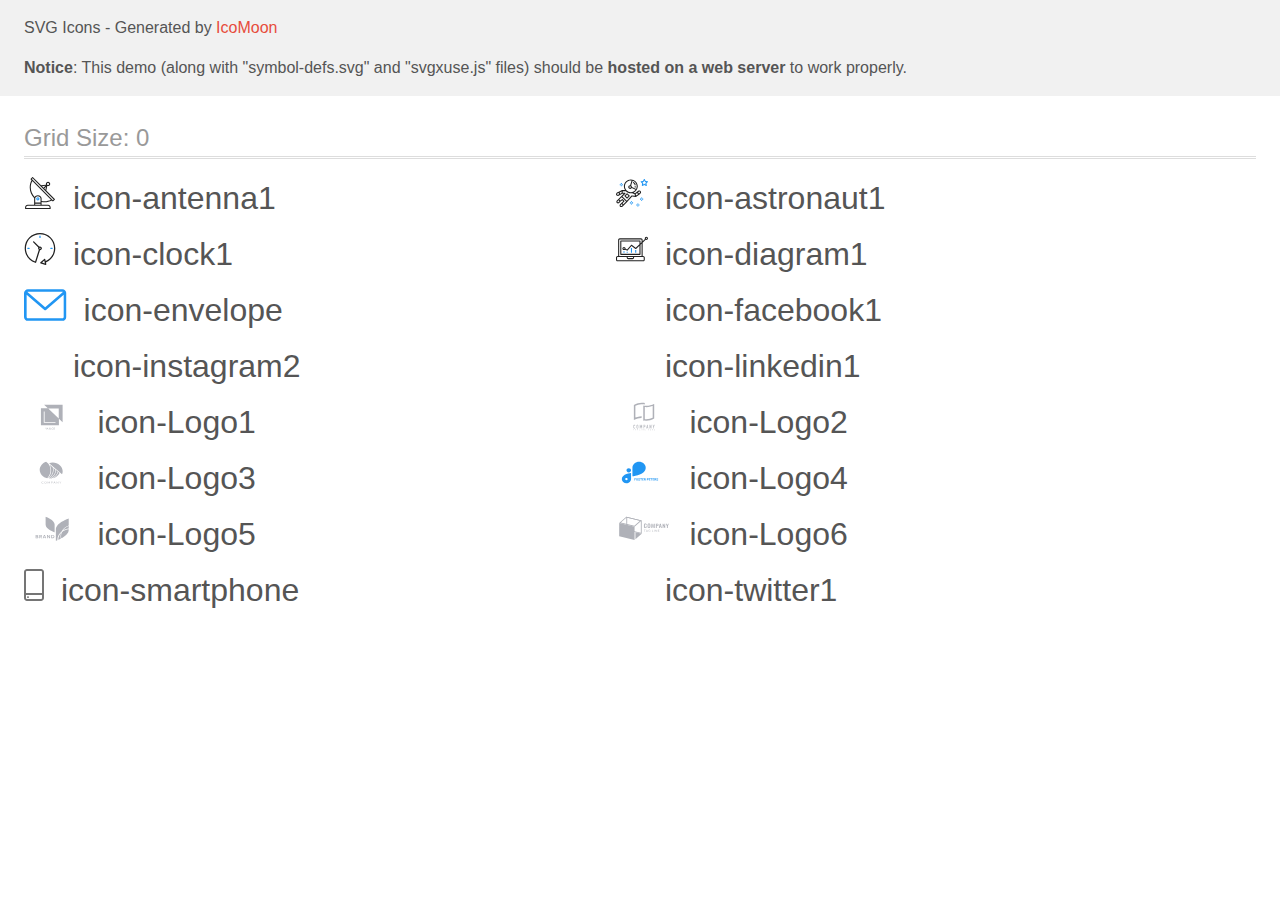
<file: img/icon/icomoon/demo-external-svg.html>
<!doctype html>
<html>
<head>
    <title>IcoMoon - SVG Icons</title>
    <meta charset="utf-8">
    <meta name="viewport" content="width=device-width, initial-scale=1">
    <link rel="stylesheet" href="demo-files/demo.css">
    <link rel="stylesheet" href="style.css">
</head>
<body>
<header class="bgc1 clearfix">
<div class="mhl">
    <p>SVG Icons - Generated by <a href="https://icomoon.io/app">IcoMoon</a></p><p><strong>Notice</strong>: This demo (along with "symbol-defs.svg" and "svgxuse.js" files) should be <b>hosted on a web server</b> to work properly.</p>
</div>
</header>
    <div class="clearfix mhl ptl">
        <h1 class="mvm mtn fgc1">Grid Size: 0</h1>
        <div class="glyph fs1">
            <div class="clearfix pbs">
                <svg class="icon icon-antenna1"><use xlink:href="symbol-defs.svg#icon-antenna1"></use></svg><span class="name"> icon-antenna1</span>
            </div>
        </div>
        <div class="glyph fs1">
            <div class="clearfix pbs">
                <svg class="icon icon-astronaut1"><use xlink:href="symbol-defs.svg#icon-astronaut1"></use></svg><span class="name"> icon-astronaut1</span>
            </div>
        </div>
        <div class="glyph fs1">
            <div class="clearfix pbs">
                <svg class="icon icon-clock1"><use xlink:href="symbol-defs.svg#icon-clock1"></use></svg><span class="name"> icon-clock1</span>
            </div>
        </div>
        <div class="glyph fs1">
            <div class="clearfix pbs">
                <svg class="icon icon-diagram1"><use xlink:href="symbol-defs.svg#icon-diagram1"></use></svg><span class="name"> icon-diagram1</span>
            </div>
        </div>
        <div class="glyph fs1">
            <div class="clearfix pbs">
                <svg class="icon icon-envelope"><use xlink:href="symbol-defs.svg#icon-envelope"></use></svg><span class="name"> icon-envelope</span>
            </div>
        </div>
        <div class="glyph fs1">
            <div class="clearfix pbs">
                <svg class="icon icon-facebook1"><use xlink:href="symbol-defs.svg#icon-facebook1"></use></svg><span class="name"> icon-facebook1</span>
            </div>
        </div>
        <div class="glyph fs1">
            <div class="clearfix pbs">
                <svg class="icon icon-instagram2"><use xlink:href="symbol-defs.svg#icon-instagram2"></use></svg><span class="name"> icon-instagram2</span>
            </div>
        </div>
        <div class="glyph fs1">
            <div class="clearfix pbs">
                <svg class="icon icon-linkedin1"><use xlink:href="symbol-defs.svg#icon-linkedin1"></use></svg><span class="name"> icon-linkedin1</span>
            </div>
        </div>
        <div class="glyph fs1">
            <div class="clearfix pbs">
                <svg class="icon icon-Logo1"><use xlink:href="symbol-defs.svg#icon-Logo1"></use></svg><span class="name"> icon-Logo1</span>
            </div>
        </div>
        <div class="glyph fs1">
            <div class="clearfix pbs">
                <svg class="icon icon-Logo2"><use xlink:href="symbol-defs.svg#icon-Logo2"></use></svg><span class="name"> icon-Logo2</span>
            </div>
        </div>
        <div class="glyph fs1">
            <div class="clearfix pbs">
                <svg class="icon icon-Logo3"><use xlink:href="symbol-defs.svg#icon-Logo3"></use></svg><span class="name"> icon-Logo3</span>
            </div>
        </div>
        <div class="glyph fs1">
            <div class="clearfix pbs">
                <svg class="icon icon-Logo4"><use xlink:href="symbol-defs.svg#icon-Logo4"></use></svg><span class="name"> icon-Logo4</span>
            </div>
        </div>
        <div class="glyph fs1">
            <div class="clearfix pbs">
                <svg class="icon icon-Logo5"><use xlink:href="symbol-defs.svg#icon-Logo5"></use></svg><span class="name"> icon-Logo5</span>
            </div>
        </div>
        <div class="glyph fs1">
            <div class="clearfix pbs">
                <svg class="icon icon-Logo6"><use xlink:href="symbol-defs.svg#icon-Logo6"></use></svg><span class="name"> icon-Logo6</span>
            </div>
        </div>
        <div class="glyph fs1">
            <div class="clearfix pbs">
                <svg class="icon icon-smartphone"><use xlink:href="symbol-defs.svg#icon-smartphone"></use></svg><span class="name"> icon-smartphone</span>
            </div>
        </div>
        <div class="glyph fs1">
            <div class="clearfix pbs">
                <svg class="icon icon-twitter1"><use xlink:href="symbol-defs.svg#icon-twitter1"></use></svg><span class="name"> icon-twitter1</span>
            </div>
        </div>
  </div>
<script defer src="svgxuse.js"></script>
</body>
</html>
</file>
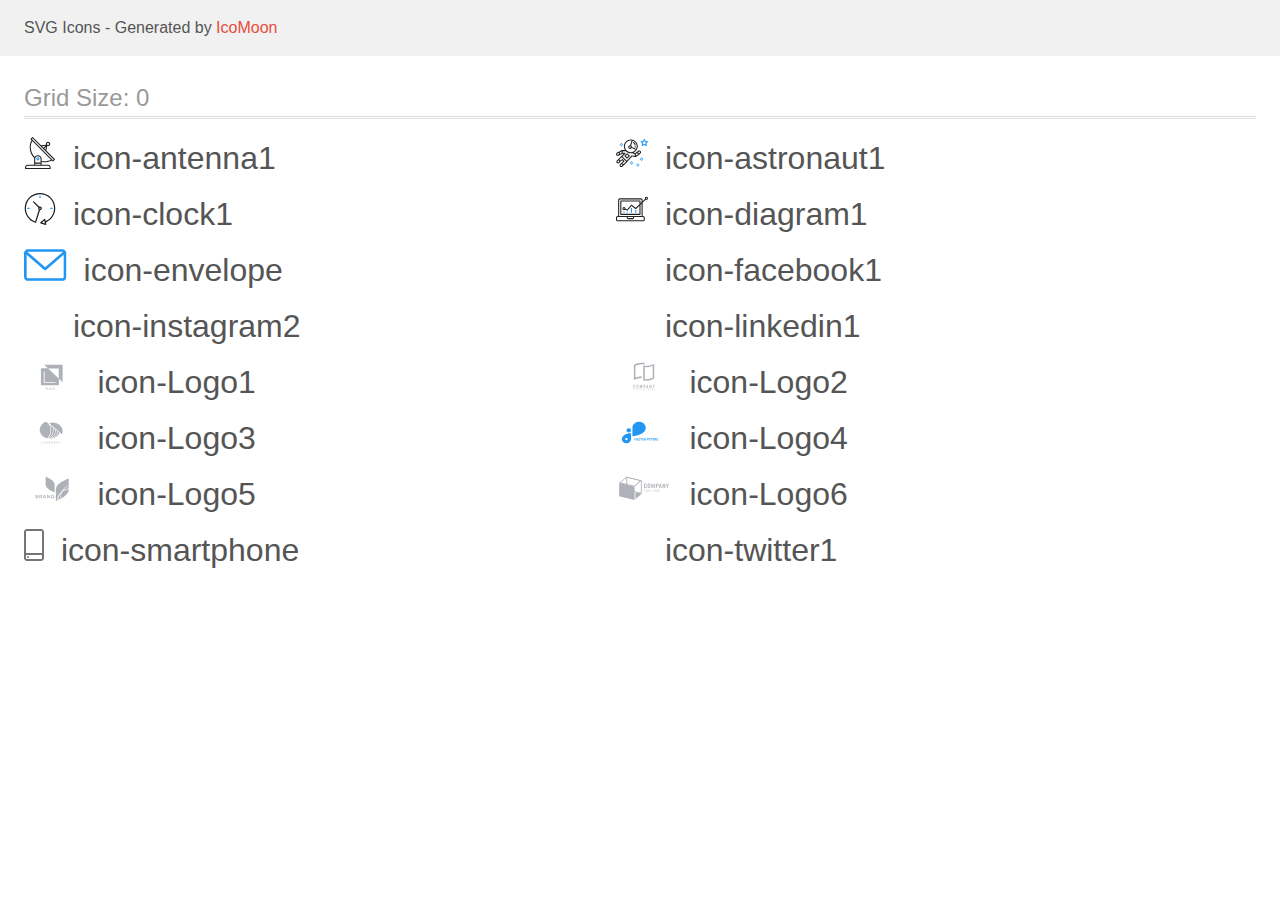
<file: img/icon/icomoon/demo.html>
<!doctype html>
<html>
<head>
    <title>IcoMoon - SVG Icons</title>
    <meta charset="utf-8">
    <meta name="viewport" content="width=device-width, initial-scale=1">
    <link rel="stylesheet" href="demo-files/demo.css">
    <link rel="stylesheet" href="style.css">
</head>
<body>
<svg aria-hidden="true" style="position: absolute; width: 0; height: 0; overflow: hidden;" version="1.1" xmlns="http://www.w3.org/2000/svg" xmlns:xlink="http://www.w3.org/1999/xlink">
<defs>
<symbol id="icon-antenna1" viewBox="0 0 32 32">
<path fill="#212121" style="fill: var(--color1, #212121)" d="M30.773 22.098l-8.443-8.505 0.937-4.616c0.225 0.090 0.485 0.144 0.758 0.146h0.007c0.008 0 0.017 0 0.026 0 1.192 0 2.159-0.967 2.159-2.159s-0.967-2.159-2.159-2.159c-1.192 0-2.159 0.967-2.159 2.159 0 0.259 0.046 0.508 0.13 0.739l-0.005-0.015-4.96 0.606-8.091-8.133c-0.096-0.098-0.229-0.159-0.376-0.16h-0c-0.14 0.001-0.274 0.057-0.373 0.155l-1.512 1.504c-0.096 0.097-0.156 0.23-0.156 0.377s0.060 0.281 0.156 0.377v0l0.814 0.825c-1.143 2.062-1.816 4.522-1.816 7.139 0 4.106 1.656 7.824 4.336 10.525l-0.001-0.001c0.043 0.041 0.092 0.074 0.146 0.097-0.032 0.164-0.051 0.353-0.052 0.546v6.188h-6.4c-1.472 0.001-2.666 1.194-2.667 2.666v1.067c0 0.295 0.239 0.534 0.534 0.534h24.534c0.294 0 0.533-0.239 0.533-0.534v-1.067c-0.002-1.472-1.195-2.665-2.666-2.666h-6.4v-2.742c1.003 0.21 2.024 0.317 3.049 0.32 2.58-0.003 5.005-0.663 7.117-1.822l-0.077 0.039 0.818 0.823c0.099 0.101 0.235 0.159 0.376 0.16 0.14-0.001 0.274-0.057 0.373-0.155l1.512-1.504c0.096-0.097 0.156-0.23 0.156-0.377s-0.060-0.281-0.156-0.377v0zM23.28 6.233c0.193-0.192 0.459-0.31 0.752-0.31 0.589 0 1.067 0.478 1.067 1.066s-0.477 1.066-1.067 1.066c-0 0-0 0-0 0h-0.004c-0.587-0.003-1.061-0.479-1.061-1.066 0-0.295 0.12-0.563 0.314-0.756l0-0h-0.002zM22.024 9.737l-0.598 2.946-1.175-1.183 1.774-1.763zM21.419 8.835l-1.92 1.909-1.486-1.493 3.406-0.416zM24.004 28.8c0.884 0 1.6 0.716 1.6 1.6v0 0.534h-23.466v-0.534c0-0.884 0.716-1.6 1.6-1.6v0h20.267zM16.538 26.666v1.067h-5.334v-1.067h5.334zM11.204 25.6v-4.053c0-1.294 1.196-2.346 2.667-2.346s2.667 1.053 2.667 2.346v4.053h-5.334zM17.604 23.904v-2.357c0-1.882-1.675-3.413-3.733-3.413-0.017-0-0.038-0-0.058-0-1.353 0-2.54 0.707-3.213 1.771l-0.009 0.016c-2.36-2.482-3.812-5.846-3.812-9.55 0-2.314 0.567-4.496 1.569-6.414l-0.036 0.077 18.602 18.709c-1.823 0.947-3.979 1.502-6.266 1.502-1.079 0-2.128-0.124-3.136-0.357l0.093 0.018zM28.893 23.22l-21.057-21.181 0.754-0.752 7.935 7.98c0.004 0 0.006 0.007 0.010 0.010l13.114 13.191-0.757 0.752z"></path>
<path fill="#2196f3" style="fill: var(--color2, #2196f3)" d="M13.876 20.267h-0.005c-0.001 0-0.002 0-0.002 0-0.884 0-1.6 0.716-1.6 1.6s0.715 1.599 1.597 1.6h0.005c0.001 0 0.001 0 0.002 0 0.884 0 1.6-0.716 1.6-1.6s-0.715-1.599-1.598-1.6h-0zM14.249 22.245c-0.096 0.096-0.229 0.155-0.376 0.155-0.295 0-0.534-0.239-0.534-0.534s0.238-0.533 0.532-0.533h0c0.293 0.001 0.531 0.239 0.531 0.533 0 0.148-0.060 0.282-0.157 0.378l-0 0h0.005z"></path>
</symbol>
<symbol id="icon-astronaut1" viewBox="0 0 32 32">
<path fill="#2196f3" style="fill: var(--color2, #2196f3)" d="M31.974 4.524c-0.064-0.191-0.227-0.332-0.427-0.362l-0.003-0-1.911-0.278-0.855-1.731c-0.179-0.365-0.777-0.365-0.956 0l-0.855 1.731-1.911 0.278c-0.26 0.039-0.457 0.26-0.457 0.528 0 0.15 0.062 0.285 0.161 0.382l1.383 1.348-0.326 1.903c-0.034 0.2 0.048 0.402 0.212 0.522 0.166 0.12 0.383 0.135 0.562 0.040l1.709-0.899 1.709 0.899c0.072 0.038 0.157 0.061 0.247 0.061 0.295 0 0.534-0.239 0.534-0.534 0-0.031-0.003-0.062-0.008-0.092l0 0.003-0.326-1.903 1.383-1.348c0.099-0.097 0.161-0.233 0.161-0.382 0-0.059-0.009-0.115-0.027-0.168l0.001 0.004zM29.511 5.851c-0.126 0.122-0.183 0.299-0.153 0.472l0.191 1.114-1-0.526c-0.072-0.039-0.158-0.062-0.249-0.062s-0.177 0.023-0.252 0.063l0.003-0.001-1 0.526 0.191-1.114c0.005-0.027 0.008-0.059 0.008-0.091 0-0.149-0.061-0.285-0.16-0.381l-0-0-0.811-0.79 1.119-0.162c0.174-0.025 0.324-0.134 0.402-0.292l0.5-1.013 0.5 1.013c0.078 0.158 0.228 0.267 0.402 0.292l1.119 0.162-0.809 0.79zM26.134 20.522h-1.067v1.067h1.067v-1.067zM26.134 22.656h-1.067v1.066h1.067v-1.066zM27.2 21.589h-1.067v1.067h1.067v-1.067zM25.067 21.589h-1.067v1.067h1.067v-1.067zM22.4 26.389h-1.067v1.067h1.067v-1.067zM22.4 28.523h-1.067v1.067h1.067v-1.067zM23.467 27.456h-1.067v1.067h1.067v-1.067zM21.334 27.456h-1.067v1.067h1.067v-1.067zM16 24.256h-1.066v1.067h1.066v-1.067zM16 26.389h-1.066v1.067h1.066v-1.067zM17.067 25.322h-1.067v1.067h1.067v-1.067zM14.934 25.322h-1.067v1.067h1.067v-1.067zM5.867 6.122h-1.066v1.066h1.066v-1.066zM5.867 8.256h-1.066v1.066h1.066v-1.066zM6.933 7.189h-1.067v1.067h1.066v-1.067zM4.8 7.189h-1.067v1.067h1.067v-1.067z"></path>
<path fill="#212121" style="fill: var(--color1, #212121)" d="M24.715 14.16c-0.28-0.376-0.698-0.636-1.179-0.703l-0.009-0.001c-0.076-0.012-0.164-0.018-0.254-0.018-0.411 0-0.789 0.139-1.090 0.373l0.004-0.003-1.253 0.96-1.898 1.417-1.358-0.541c2.421-1.086 4.113-3.508 4.113-6.32 0-3.823-3.122-6.934-6.961-6.934s-6.961 3.11-6.961 6.934c0 1.386 0.415 2.674 1.12 3.759l-2.768-0.024c-0.009 0-0.016 0.005-0.023 0.005-0.057 0.003-0.11 0.014-0.159 0.033l0.004-0.001c-0.013 0.005-0.026 0.007-0.038 0.013-0.006 0.003-0.013 0.003-0.019 0.006l-3.233 1.596c-0 0-0.001 0-0.001 0.001l-1.893 0.91c-0.024 0.011-0.045 0.023-0.065 0.036l0.001-0.001c-0.482 0.324-0.795 0.867-0.795 1.483 0 0.297 0.073 0.577 0.201 0.823l-0.005-0.010c0.22 0.424 0.592 0.742 1.043 0.885l0.013 0.003c0.161 0.053 0.345 0.083 0.537 0.083 0.308 0 0.598-0.078 0.851-0.216l-0.009 0.005 1.388-0.738 2.264-1.169 1.357-0.008-5.442 5.415c0 0.001-0.001 0.001-0.001 0.001l-1.339 1.333c-0.303 0.299-0.491 0.714-0.491 1.173 0 0.002 0 0.003 0 0.005v-0c0.002 0.919 0.748 1.664 1.667 1.664 0.001 0 0.002 0 0.002 0h-0c0.428 0 0.854-0.162 1.18-0.485l1.314-1.309 1.741-1.3 0.901 0.897-3.102 3.088c-0.303 0.299-0.491 0.714-0.491 1.173 0 0.001 0 0.003 0 0.004v-0c0 0.445 0.174 0.864 0.49 1.179 0.302 0.3 0.717 0.485 1.176 0.485 0.001 0 0.002 0 0.003 0h-0c0.427 0 0.855-0.162 1.18-0.485l4.488-4.472c0.007-0.006 0.016-0.009 0.022-0.016l5.166-5.658 3.471 0.494c0.025 0.004 0.050 0.006 0.075 0.006 0.064 0 0.127-0.016 0.187-0.038 0.017-0.006 0.032-0.015 0.049-0.023 0.019-0.010 0.039-0.015 0.058-0.027l3.213-2.133c0.012-0.008 0.018-0.021 0.029-0.030 0.013-0.010 0.029-0.014 0.041-0.026l1.271-1.191c0.348-0.326 0.564-0.787 0.564-1.3 0-0.4-0.132-0.769-0.355-1.066l0.003 0.005zM2.13 17.77c-0.098 0.054-0.215 0.086-0.34 0.086-0.078 0-0.153-0.013-0.224-0.036l0.005 0.001c-0.294-0.093-0.504-0.364-0.504-0.683 0-0.235 0.114-0.444 0.289-0.575l0.002-0.001 1.314-0.632 0.316 0.924 0.133 0.389-0.992 0.527zM5.627 15.942l-1.548 0.8-0.255-0.746-0.184-0.537 2.027-1.001-0.040 1.484zM20.727 9.322c0 0.918-0.219 1.785-0.599 2.56l-4.181-1.899c-0.044-0.575-0.342-1.072-0.782-1.384l-0.006-0.004 1.464-4.861c2.377 0.757 4.104 2.975 4.104 5.588zM8.938 9.322c0-3.235 2.644-5.867 5.894-5.867 0.253 0 0.5 0.022 0.745 0.053l-1.432 4.753c-0.019 0-0.037-0.006-0.057-0.006-0 0-0.001 0-0.001 0-1.032 0-1.869 0.835-1.872 1.867v0c0.003 1.031 0.84 1.867 1.872 1.867 0 0 0 0 0.001 0h-0c0.695 0 1.295-0.383 1.618-0.944l3.863 1.755c-1.075 1.447-2.795 2.39-4.737 2.39-3.25 0-5.894-2.632-5.894-5.867zM14.895 10.122c0 0.441-0.362 0.8-0.806 0.8-0 0-0.001 0-0.001 0-0.443 0-0.802-0.358-0.804-0.8v-0c0-0.441 0.361-0.8 0.806-0.8s0.806 0.359 0.806 0.8zM2.464 25.146c-0.11 0.109-0.261 0.176-0.428 0.176s-0.317-0.067-0.427-0.175l0 0c-0.109-0.108-0.176-0.257-0.176-0.422s0.067-0.314 0.176-0.422l0-0 0.962-0.959 0.852 0.848-0.959 0.954zM5.678 28.88c-0.11 0.109-0.261 0.176-0.428 0.176s-0.317-0.067-0.427-0.175l0 0c-0.109-0.108-0.176-0.257-0.176-0.422s0.067-0.314 0.176-0.422l0-0 0.963-0.959 0.852 0.848-0.96 0.955zM9.16 25.411l-0.001 0.001-1.765 1.76-0.852-0.848 1.765-1.757c0.040-0.040 0.065-0.088 0.090-0.136 0.007-0.014 0.020-0.026 0.026-0.040 0.016-0.041 0.019-0.085 0.026-0.128 0.003-0.025 0.014-0.048 0.014-0.073 0-0.035-0.013-0.070-0.020-0.105-0.006-0.032-0.006-0.064-0.019-0.096-0.025-0.053-0.055-0.098-0.092-0.138l0 0c-0.010-0.012-0.014-0.026-0.025-0.038h-0.001s0-0.001-0.001-0.002l-1.607-1.6c-0.017-0.017-0.039-0.024-0.058-0.038-0.025-0.021-0.054-0.040-0.084-0.056l-0.003-0.001c-0.026-0.012-0.058-0.023-0.090-0.031l-0.003-0.001c-0.030-0.009-0.065-0.017-0.101-0.020l-0.002-0c-0.007-0-0.015-0-0.023-0-0.026 0-0.051 0.002-0.075 0.005l0.003-0c-0.036 0.005-0.069 0.009-0.104 0.021s-0.064 0.027-0.094 0.045c-0.020 0.011-0.043 0.015-0.061 0.029l-1.774 1.324-0.901-0.897 2.399-2.386 4.36 4.289-0.928 0.919zM15.979 18.394c-0.016-0.002-0.030 0.004-0.046 0.003-0.008-0-0.017-0.001-0.027-0.001-0.031 0-0.062 0.003-0.092 0.008l0.003-0c-0.070 0.011-0.132 0.035-0.187 0.070l0.002-0.001c-0.030 0.018-0.057 0.037-0.083 0.061-0.013 0.011-0.028 0.016-0.040 0.029l-4.698 5.146-4.328-4.256 2.833-2.818c0.096-0.097 0.156-0.23 0.156-0.377 0-0.295-0.239-0.534-0.534-0.534-0.001 0-0.001 0-0.002 0h0l-2.219 0.013 0.028-1.607 3.104 0.027c1.264 1.297 3.027 2.101 4.978 2.101 0.001 0 0.002 0 0.003 0h-0c0.438 0 0.864-0.046 1.28-0.122 0.040 0.032 0.080 0.064 0.129 0.085l2.41 0.96 0.152 0.758 0.178 0.886-3.003-0.427zM20.020 18.572l-0.313-1.558 1.446-1.080 0.946 1.257-2.080 1.381zM23.773 15.741l-0.837 0.785-0.931-1.236 0.831-0.637c0.155-0.119 0.351-0.168 0.543-0.143 0.193 0.027 0.364 0.128 0.48 0.284 0.088 0.117 0.141 0.265 0.141 0.426 0 0.206-0.087 0.391-0.226 0.521l-0 0z"></path>
<path fill="#212121" style="fill: var(--color1, #212121)" d="M13.602 18.544l-2.143-2.134c-0.096-0.096-0.229-0.155-0.376-0.155s-0.28 0.059-0.376 0.155l-2.143 2.133c-0.097 0.097-0.156 0.23-0.156 0.378s0.060 0.281 0.156 0.378l-0-0 2.142 2.134c0.096 0.096 0.229 0.156 0.376 0.156s0.28-0.059 0.376-0.156v0l2.143-2.134c0.097-0.097 0.157-0.23 0.157-0.378s-0.060-0.281-0.157-0.378l-0-0zM11.083 20.303l-1.387-1.381 1.386-1.381 1.387 1.381-1.387 1.381zM17.164 5.071l-0.258 1.036c0.071 0.018 1.738 0.452 1.738 2.149h1.067c0-2.017-1.666-2.965-2.547-3.184zM19.711 9.322h-1.067v1.066h1.067v-1.066z"></path>
</symbol>
<symbol id="icon-clock1" viewBox="0 0 32 32">
<path fill="#212121" style="fill: var(--color1, #212121)" d="M31.296 15.301c-0.001-8.452-6.855-15.303-15.308-15.301s-15.303 6.855-15.301 15.308c0.002 6.788 4.422 12.543 10.541 14.545l0.108 0.031c0.061 0.019 0.123 0.029 0.187 0.029 0.12 0 0.238-0.032 0.342-0.094 0.135-0.080 0.236-0.207 0.283-0.357l3.865-12.25c1.054-0.004 1.906-0.859 1.906-1.913 0-1.056-0.856-1.913-1.913-1.913-0.303 0-0.59 0.071-0.845 0.196l0.011-0.005-5.106-5.107c-0.114-0.11-0.271-0.179-0.443-0.179-0.352 0-0.638 0.286-0.638 0.638 0 0.172 0.068 0.328 0.179 0.443l-0-0 5.103 5.109c-0.121 0.241-0.191 0.525-0.191 0.826 0 0.602 0.283 1.137 0.723 1.48l0.004 0.003-3.682 11.673c-7.278-2.681-11.004-10.754-8.324-18.032s10.754-11.004 18.032-8.323c7.278 2.681 11.004 10.754 8.323 18.032-1.345 3.581-4.003 6.406-7.374 7.938l-0.088 0.036-0.398-1.874c-0.063-0.291-0.318-0.506-0.624-0.506-0.164 0-0.313 0.062-0.426 0.163l0.001-0.001-3.837 3.426c-0.132 0.117-0.214 0.287-0.214 0.477 0 0.283 0.185 0.524 0.441 0.606l0.005 0.001 4.899 1.563c0.058 0.020 0.126 0.031 0.196 0.031 0.352 0 0.637-0.285 0.637-0.637 0-0.047-0.005-0.093-0.015-0.138l0.001 0.004-0.391-1.839c5.528-2.374 9.329-7.772 9.329-14.057 0-0.011 0-0.023-0-0.034v0.002zM15.992 14.664c0.352 0 0.638 0.286 0.638 0.638s-0.285 0.638-0.638 0.638v0c-0.352 0-0.638-0.286-0.638-0.638s0.286-0.638 0.638-0.638v0zM18.092 29.528l2.184-1.948 0.603 2.84-2.787-0.892z"></path>
<path fill="#2196f3" style="fill: var(--color2, #2196f3)" d="M15.354 3.185v1.275c0 0.352 0.286 0.638 0.638 0.638s0.638-0.285 0.638-0.638v0-1.275c0-0.352-0.285-0.638-0.638-0.638s-0.638 0.285-0.638 0.638v0zM3.876 14.664c-0.352 0-0.638 0.286-0.638 0.638s0.285 0.638 0.638 0.638h1.275c0.352 0 0.638-0.286 0.638-0.638s-0.285-0.638-0.638-0.638h-1.275zM28.108 15.939c0.352 0 0.638-0.286 0.638-0.638s-0.285-0.638-0.638-0.638h-1.275c-0.352 0-0.638 0.286-0.638 0.638s0.285 0.638 0.638 0.638h1.275z"></path>
</symbol>
<symbol id="icon-diagram1" viewBox="0 0 32 32">
<path fill="#2196f3" style="fill: var(--color2, #2196f3)" d="M14.926 14.965h1.066v4.798h-1.066v-4.798zM19.19 17.097h1.066v2.665h-1.066v-2.665zM10.661 18.696h1.066v1.066h-1.066v-1.066zM7.463 18.163h1.066v1.599h-1.066v-1.599z"></path>
<path fill="#212121" style="fill: var(--color1, #212121)" d="M1.599 28.291h25.586c0 0 0 0 0 0 0.883 0 1.599-0.716 1.599-1.599v0-2.132c0-0.883-0.716-1.599-1.599-1.599v0h-0.533v-13.294l3.028-2.868c0.207 0.104 0.452 0.166 0.711 0.166 0.888 0 1.608-0.72 1.608-1.608s-0.72-1.608-1.608-1.608c-0.888 0-1.608 0.72-1.608 1.608 0 0.247 0.056 0.481 0.155 0.69l-0.004-0.010-2.281 2.162v-1.23c0-0.883-0.716-1.599-1.599-1.599v0h-21.323c-0.883 0-1.599 0.716-1.599 1.599v0 15.992h-0.533c-0.883 0-1.599 0.716-1.599 1.599v0 2.132c0 0.883 0.716 1.599 1.599 1.599v0zM30.384 4.837c0.294 0 0.533 0.239 0.533 0.533s-0.239 0.533-0.533 0.533v0c-0.294 0-0.533-0.239-0.533-0.533s0.239-0.533 0.533-0.533v0zM3.198 6.969c0-0.294 0.239-0.533 0.533-0.533h21.323c0.294 0 0.533 0.239 0.533 0.533v2.239l-1.066 1.013v-2.185c0-0.295-0.239-0.534-0.534-0.534h-19.189c-0.294 0-0.534 0.239-0.534 0.533v13.327c0 0.294 0.239 0.533 0.534 0.533h19.189c0.295 0 0.534-0.239 0.534-0.533v-9.675l1.066-1.010v12.283h-22.389v-15.991zM7.996 13.899c-0.001 0-0.003 0-0.005 0-0.883 0-1.599 0.716-1.599 1.599s0.716 1.599 1.599 1.599c0.432 0 0.824-0.172 1.112-0.45l-0 0 1.853 0.93c0.215 0.107 0.476 0.057 0.636-0.122l3.939-4.432 3.872 2.902c0.208 0.155 0.498 0.139 0.686-0.039l3.365-3.188v8.131h-18.123v-12.261h18.123v2.661l-3.771 3.572-3.904-2.927c-0.088-0.067-0.2-0.107-0.32-0.107-0.158 0-0.3 0.069-0.398 0.178l-0 0.001-3.993 4.493-1.493-0.746c0.011-0.064 0.017-0.128 0.020-0.193 0-0.883-0.716-1.599-1.599-1.599v0zM8.529 15.498c0 0.294-0.239 0.533-0.533 0.533s-0.533-0.239-0.533-0.533v0c0-0.294 0.239-0.533 0.533-0.533s0.533 0.239 0.533 0.533v0zM11.727 24.026h5.33v0.533c0 0.294-0.238 0.533-0.533 0.533h-4.265c-0.294 0-0.533-0.239-0.533-0.533v0-0.533zM1.067 24.56c0-0.294 0.238-0.533 0.533-0.533h9.062v0.533c0 0.883 0.716 1.599 1.599 1.599v0h4.265c0.883 0 1.599-0.716 1.599-1.599v0-0.533h9.062c0.294 0 0.533 0.239 0.533 0.533v2.132c0 0.294-0.239 0.533-0.533 0.533h-25.586c-0 0-0 0-0 0-0.294 0-0.533-0.239-0.533-0.533 0 0 0 0 0 0v0-2.132z"></path>
</symbol>
<symbol id="icon-envelope" viewBox="0 0 43 32">
<path fill="#2196f3" style="fill: var(--color2, #2196f3)" d="M38.667 0h-34.667c-2.205 0-4 1.795-4 4v24c0 2.205 1.795 4 4 4h34.667c2.205 0 4-1.795 4-4v-24c0-2.205-1.795-4-4-4zM38.667 2.667c0.181 0 0.355 0.037 0.512 0.104l-17.845 15.467-17.845-15.467c0.151-0.065 0.327-0.104 0.512-0.104h34.667zM38.667 29.333h-34.667c-0.736 0-1.333-0.597-1.333-1.333v0-22.413l17.792 15.421c0.233 0.203 0.539 0.327 0.875 0.327s0.642-0.124 0.876-0.328l-0.002 0.001 17.792-15.421v22.413c0 0.736-0.597 1.333-1.333 1.333v0z"></path>
</symbol>
<symbol id="icon-facebook1" viewBox="0 0 32 32">
<path fill="#fff" style="fill: var(--color3, #fff)" d="M21.328 5.312h2.923v-5.088c-1.232-0.143-2.66-0.224-4.107-0.224-0.052 0-0.104 0-0.157 0l0.008-0c-4.213 0-7.099 2.65-7.099 7.52v4.48h-4.646v5.688h4.646v14.312h5.699v-14.31h4.459l0.709-5.688h-5.17v-3.922c0-1.643 0.443-2.768 2.734-2.768z"></path>
</symbol>
<symbol id="icon-instagram2" viewBox="0 0 32 32">
<path fill="#fff" style="fill: var(--color3, #fff)" d="M31.968 9.408c-0.074-1.701-0.349-2.869-0.742-3.882-0.424-1.111-1.054-2.059-1.85-2.837l-0.001-0.001c-0.78-0.792-1.724-1.419-2.778-1.827l-0.054-0.018c-1.019-0.394-2.181-0.667-3.882-0.742-1.712-0.082-2.256-0.101-6.602-0.101-4.344 0-4.888 0.019-6.595 0.094-1.699 0.074-2.869 0.349-3.88 0.742-1.112 0.424-2.060 1.054-2.839 1.85l-0.001 0.001c-0.791 0.78-1.418 1.724-1.825 2.778l-0.018 0.054c-0.395 1.019-0.669 2.181-0.744 3.882-0.082 1.712-0.101 2.256-0.101 6.602 0 4.344 0.019 4.888 0.094 6.595 0.075 1.701 0.35 2.869 0.744 3.882 0.426 1.11 1.055 2.057 1.849 2.837l0.001 0.001c0.8 0.813 1.77 1.443 2.832 1.843 1.019 0.395 2.182 0.67 3.882 0.744 1.707 0.075 2.251 0.094 6.595 0.094 4.346 0 4.89-0.019 6.595-0.094 1.701-0.074 2.869-0.349 3.882-0.742 2.157-0.85 3.833-2.526 4.664-4.628l0.019-0.055c0.394-1.019 0.669-2.182 0.744-3.882 0.075-1.707 0.093-2.251 0.093-6.595s-0.006-4.888-0.080-6.595zM29.088 22.474c-0.070 1.563-0.333 2.406-0.55 2.97-0.552 1.399-1.64 2.486-3.004 3.024l-0.036 0.012c-0.56 0.219-1.411 0.482-2.968 0.55-1.688 0.075-2.194 0.094-6.464 0.094-4.269 0-4.782-0.019-6.464-0.094-1.563-0.069-2.406-0.331-2.97-0.55-0.721-0.269-1.334-0.676-1.836-1.192l-0.001-0.001c-0.517-0.503-0.924-1.117-1.184-1.803l-0.011-0.034c-0.218-0.563-0.48-1.413-0.549-2.97-0.075-1.688-0.094-2.195-0.094-6.464 0-4.27 0.019-4.784 0.094-6.464 0.069-1.563 0.331-2.406 0.549-2.97 0.269-0.722 0.678-1.337 1.198-1.837l0.002-0.002c0.504-0.517 1.119-0.923 1.806-1.182l0.034-0.011c0.56-0.219 1.411-0.48 2.968-0.55 1.688-0.074 2.195-0.093 6.464-0.093 4.275 0 4.782 0.019 6.464 0.093 1.563 0.069 2.406 0.331 2.97 0.55 0.693 0.256 1.325 0.662 1.837 1.194 0.531 0.52 0.938 1.144 1.195 1.84 0.218 0.56 0.48 1.411 0.549 2.968 0.075 1.688 0.094 2.194 0.094 6.464 0 4.269-0.019 4.768-0.094 6.458z"></path>
<path fill="#fff" style="fill: var(--color3, #fff)" d="M16.059 7.782c-4.539 0.002-8.218 3.682-8.219 8.221v0c0 0 0 0.001 0 0.002 0 4.541 3.681 8.222 8.222 8.222s8.222-3.681 8.222-8.222c0-4.541-3.681-8.222-8.222-8.222-0.001 0-0.001 0-0.002 0h0zM16.059 21.334c-2.945-0-5.332-2.388-5.332-5.333s2.388-5.333 5.333-5.333c0 0 0.001 0 0.001 0h-0c2.946 0 5.334 2.388 5.334 5.334s-2.388 5.334-5.334 5.334v0zM26.525 7.458c0 1.060-0.86 1.92-1.92 1.92s-1.92-0.86-1.92-1.92v0c0-1.060 0.86-1.92 1.92-1.92s1.92 0.86 1.92 1.92v0z"></path>
</symbol>
<symbol id="icon-linkedin1" viewBox="0 0 32 32">
<path fill="#fff" style="fill: var(--color3, #fff)" d="M31.992 32h0.008v-11.738c0-5.741-1.237-10.163-7.947-10.163-3.227 0-5.392 1.77-6.277 3.45h-0.093v-2.914h-6.365v21.363h6.627v-10.578c0-2.786 0.528-5.48 3.978-5.48 3.398 0 3.448 3.179 3.448 5.658v10.402h6.621zM0.528 10.635h6.635v21.365h-6.635v-21.365zM3.843 0c-2.123 0-3.843 1.721-3.843 3.843v0c0 2.12 1.722 3.878 3.843 3.878 2.12 0 3.842-1.757 3.842-3.878s-1.72-3.841-3.841-3.843h-0z"></path>
</symbol>
<symbol id="icon-Logo1" viewBox="0 0 57 32">
<path fill="#afb1b8" style="fill: var(--color4, #afb1b8)" d="M20.267 3.733l3.738 3.538-6.938-0.004v17.167h18.133v-6.564l3.733 3.534v-17.671h-18.667zM35.036 17.455l-10.597-10.032h10.597v10.032zM31.746 21.923h-11.81v-11.545h0.835v10.763h10.975v0.781zM22.725 26.72l-0.436 0.899-0.436-0.899h-0.366l0.637 1.198v0.698h0.331v-0.698l0.635-1.198h-0.364zM23.274 28.616l0.154-0.442h0.734l0.155 0.442h0.344l-0.717-1.896h-0.296l-0.716 1.896h0.342zM23.794 27.123l0.275 0.786h-0.549l0.275-0.787zM25.531 27.863c-0.045 0.067-0.071 0.149-0.071 0.238 0 0.001 0 0.002 0 0.003v-0c0 0.16 0.056 0.29 0.168 0.389s0.263 0.149 0.45 0.149c0.188 0 0.349-0.051 0.485-0.153l0.107 0.126h0.367l-0.278-0.33c0.109-0.149 0.164-0.341 0.164-0.574h-0.275c0 0.128-0.027 0.244-0.079 0.348l-0.366-0.432 0.129-0.094c0.078-0.053 0.144-0.119 0.195-0.195l0.002-0.003c0.038-0.061 0.060-0.136 0.060-0.216 0-0.001 0-0.002 0-0.003v0c0-0.002 0-0.005 0-0.007 0-0.117-0.051-0.221-0.132-0.293l-0-0c-0.084-0.076-0.197-0.123-0.32-0.123-0.007 0-0.013 0-0.020 0l0.001-0c-0.153 0-0.274 0.044-0.364 0.13s-0.135 0.203-0.135 0.352c0 0.061 0.014 0.123 0.043 0.189 0.030 0.065 0.082 0.144 0.155 0.237-0.14 0.101-0.235 0.188-0.282 0.261zM26.387 28.283c-0.081 0.066-0.185 0.106-0.299 0.107h-0c-0.005 0-0.010 0-0.015 0-0.082 0-0.156-0.031-0.212-0.083l0 0c-0.052-0.052-0.085-0.123-0.085-0.203 0-0.004 0-0.007 0-0.011l-0 0.001c0-0.101 0.052-0.192 0.156-0.271l0.041-0.029 0.414 0.489zM26.047 27.443c-0.090-0.11-0.134-0.202-0.134-0.275 0-0.063 0.019-0.116 0.055-0.157 0.034-0.039 0.084-0.063 0.139-0.063 0.003 0 0.005 0 0.008 0h-0c0.002-0 0.004-0 0.007-0 0.052 0 0.1 0.020 0.135 0.054l-0-0c0.037 0.035 0.056 0.077 0.056 0.126 0 0.002 0 0.005 0 0.007 0 0.071-0.031 0.134-0.080 0.177l-0 0-0.041 0.032-0.145 0.099zM29.133 28.473c0.13-0.114 0.205-0.272 0.224-0.474h-0.328c-0.018 0.135-0.059 0.232-0.124 0.29s-0.163 0.087-0.292 0.087c-0.141 0-0.249-0.054-0.323-0.162s-0.11-0.264-0.11-0.469v-0.167c0.002-0.203 0.041-0.355 0.117-0.46 0.077-0.105 0.188-0.157 0.331-0.157 0.123 0 0.217 0.030 0.28 0.091s0.104 0.158 0.12 0.294h0.328c-0.021-0.207-0.095-0.368-0.222-0.482s-0.296-0.171-0.506-0.171c-0.155 0-0.292 0.037-0.411 0.111-0.119 0.076-0.213 0.183-0.27 0.31l-0.002 0.005c-0.060 0.133-0.096 0.288-0.096 0.451 0 0.008 0 0.016 0 0.023l-0-0.001v0.177c0.003 0.174 0.035 0.327 0.098 0.46s0.151 0.234 0.266 0.306c0.116 0.071 0.249 0.107 0.4 0.107 0.216 0 0.389-0.056 0.519-0.169zM31.069 28.207c0.064-0.141 0.097-0.304 0.097-0.49v-0.105c0-0.006 0-0.013 0-0.020 0-0.169-0.036-0.329-0.102-0.473l0.003 0.007c-0.060-0.134-0.156-0.243-0.274-0.318l-0.003-0.002c-0.119-0.075-0.256-0.112-0.411-0.112s-0.291 0.037-0.411 0.113c-0.119 0.075-0.211 0.182-0.277 0.324-0.062 0.137-0.098 0.297-0.098 0.466 0 0.008 0 0.016 0 0.025l-0-0.001v0.107c0.001 0.181 0.034 0.341 0.099 0.48 0.066 0.139 0.159 0.246 0.279 0.322 0.121 0.075 0.258 0.112 0.411 0.112 0.156 0 0.293-0.037 0.412-0.112 0.119-0.076 0.212-0.183 0.276-0.323zM30.716 27.135c0.080 0.112 0.119 0.274 0.119 0.484v0.099c0 0.213-0.039 0.376-0.118 0.487-0.078 0.111-0.19 0.167-0.336 0.167-0.004 0-0.009 0-0.014 0-0.134 0-0.253-0.067-0.324-0.17l-0.001-0.001c-0.081-0.114-0.121-0.275-0.121-0.483v-0.109c0.002-0.204 0.043-0.362 0.122-0.473 0.071-0.102 0.188-0.168 0.321-0.168 0.005 0 0.010 0 0.014 0l-0.001-0c0.146 0 0.259 0.056 0.338 0.168z"></path>
</symbol>
<symbol id="icon-Logo2" viewBox="0 0 57 32">
<path fill="#afb1b8" style="fill: var(--color4, #afb1b8)" d="M26.727 3.165h-0.073c-0.112-0.007-0.224-0.010-0.336-0.012h-0.243c-0.212 0-0.428 0.005-0.642 0.016-0.007-0.001-0.016-0.001-0.024-0.001s-0.017 0-0.025 0.001l0.001-0c-2.059 0.12-3.971 0.635-5.699 1.47l0.090-0.039-0.23 0.111v11.809l0.54-0.183c0.474-0.163 0.978-0.309 1.5-0.445 1.29-0.345 2.775-0.553 4.305-0.573l0.012-0v1.551c-0.193 0.001-0.38 0.006-0.568 0.016h-0.045c-1.212 0.068-2.348 0.25-3.442 0.537l0.12-0.027c-1.503 0.382-2.82 0.91-4.044 1.586l0.087-0.044v-15.145c1.195-0.711 2.578-1.29 4.042-1.665l0.11-0.024c1.173-0.315 2.52-0.499 3.909-0.505h0.231c0.273 0.007 0.539 0.019 0.788 0.038 0.658 0.046 1.31 0.15 1.949 0.311v1.527c-0.544-0.133-1.189-0.234-1.849-0.282l-0.039-0.002-0.039-0.003c-0.132-0.011-0.263-0.022-0.386-0.022zM29.415 4.726c0.339 0.026 0.69 0.038 1.044 0.038 1.464-0.006 2.881-0.198 4.231-0.554l-0.117 0.026c1.502-0.383 2.819-0.912 4.043-1.587l-0.087 0.044v14.875c-1.195 0.71-2.578 1.289-4.042 1.665l-0.11 0.024c-1.173 0.314-2.52 0.498-3.91 0.503h-0.004c-0.029 0-0.062 0-0.096 0-1.020 0-2.010-0.128-2.955-0.368l0.083 0.018v-14.972c0.229 0.053 0.466 0.102 0.706 0.142 0.394 0.067 0.81 0.115 1.214 0.145zM36.985 4.842l-0.54 0.181c-0.496 0.167-0.997 0.316-1.5 0.449-1.344 0.36-2.888 0.569-4.48 0.575h-0.004c-0.352 0-0.676-0.010-0.989-0.030l-0.43-0.028v12.148l0.37 0.032c0.342 0.030 0.696 0.045 1.052 0.045 1.257-0.006 2.473-0.172 3.631-0.48l-0.1 0.023c1.059-0.269 1.977-0.608 2.848-1.031l-0.088 0.039 0.23-0.111v-11.812z"></path>
<path fill="#afb1b8" style="fill: var(--color4, #afb1b8)" d="M19.060 24.113c-0.145-0.15-0.348-0.243-0.572-0.243-0.010 0-0.020 0-0.030 0.001l0.001-0c-0.004-0-0.008-0-0.012-0-0.121 0-0.236 0.024-0.34 0.067l0.006-0.002c-0.205 0.082-0.364 0.243-0.442 0.444l-0.002 0.005c-0.043 0.107-0.063 0.22-0.062 0.335v2.023c-0.005 0.142 0.022 0.284 0.079 0.415 0.048 0.104 0.117 0.196 0.203 0.271 0.081 0.068 0.175 0.117 0.277 0.144 0.099 0.027 0.201 0.042 0.302 0.042 0.113 0.001 0.224-0.023 0.326-0.070 0.304-0.135 0.512-0.434 0.512-0.781v-0.226h-0.53v0.18c0 0.004 0 0.008 0 0.012 0 0.060-0.011 0.118-0.032 0.171l0.001-0.003c-0.018 0.045-0.044 0.083-0.077 0.114l-0 0c-0.061 0.047-0.137 0.076-0.221 0.077h-0c-0.009 0.001-0.020 0.002-0.031 0.002-0.089 0-0.168-0.043-0.216-0.11l-0.001-0.001c-0.044-0.071-0.071-0.158-0.071-0.251 0-0.007 0-0.014 0-0.021l-0 0.001v-1.887c-0.003-0.105 0.019-0.208 0.065-0.302 0.049-0.075 0.132-0.124 0.227-0.124 0.011 0 0.022 0.001 0.033 0.002l-0.001-0c0.003-0 0.006-0 0.010-0 0.092 0 0.174 0.045 0.226 0.114l0.001 0.001c0.055 0.071 0.088 0.162 0.088 0.26 0 0.004-0 0.008-0 0.012v-0.001 0.175h0.524v-0.206c0-0.003 0-0.006 0-0.009 0-0.124-0.024-0.243-0.067-0.352l0.002 0.006c-0.041-0.111-0.102-0.205-0.177-0.285l0 0zM22.202 24.091c-0.161-0.137-0.371-0.221-0.601-0.223h-0c-0.108 0-0.215 0.020-0.316 0.057-0.218 0.078-0.391 0.239-0.483 0.443l-0.002 0.005c-0.053 0.123-0.080 0.257-0.077 0.392v1.94c-0.004 0.137 0.023 0.272 0.077 0.397 0.048 0.105 0.117 0.197 0.205 0.271 0.081 0.075 0.176 0.133 0.279 0.171 0.101 0.037 0.208 0.057 0.316 0.057 0.231-0.001 0.442-0.087 0.603-0.229l-0.001 0.001c0.084-0.076 0.152-0.168 0.199-0.271 0.054-0.125 0.081-0.261 0.077-0.397v-1.941c0-0.005 0-0.011 0-0.017 0-0.135-0.029-0.264-0.080-0.381l0.002 0.006c-0.049-0.111-0.117-0.205-0.199-0.283l-0-0zM21.955 26.706c0.001 0.009 0.001 0.019 0.001 0.030 0 0.099-0.041 0.188-0.106 0.251l-0 0c-0.067 0.056-0.154 0.091-0.249 0.091s-0.182-0.034-0.25-0.091l0.001 0c-0.066-0.063-0.106-0.152-0.106-0.25 0-0.011 0-0.022 0.002-0.032l-0 0.001v-1.941c-0.001-0.009-0.001-0.019-0.001-0.030 0-0.098 0.041-0.187 0.106-0.25l0-0c0.067-0.056 0.154-0.091 0.249-0.091s0.182 0.034 0.25 0.091l-0.001-0c0.066 0.063 0.106 0.152 0.106 0.25 0 0.011-0 0.021-0.001 0.032l0-0.001v1.941zM26.329 27.573v-3.675h-0.508l-0.668 1.945h-0.009l-0.674-1.945h-0.503v3.674h0.525v-2.235h0.010l0.514 1.58h0.262l0.518-1.58h0.010v2.235h0.525zM29.311 24.157c-0.081-0.091-0.183-0.16-0.297-0.201-0.108-0.036-0.232-0.057-0.361-0.057-0.007 0-0.014 0-0.021 0h-0.779v3.675h0.524v-1.435h0.269c0.164 0.007 0.326-0.027 0.473-0.1 0.12-0.068 0.217-0.163 0.286-0.278l0.002-0.003c0.060-0.098 0.101-0.206 0.12-0.32 0.018-0.116 0.028-0.249 0.028-0.385 0-0.012-0-0.023-0-0.035l0 0.002c0.005-0.176-0.012-0.353-0.051-0.525-0.037-0.132-0.104-0.246-0.193-0.338l0 0zM29.041 25.277c-0.002 0.070-0.020 0.136-0.050 0.194l0.001-0.003c-0.030 0.056-0.077 0.101-0.133 0.128l-0.002 0.001c-0.065 0.030-0.14 0.047-0.22 0.047-0.010 0-0.019-0-0.028-0.001l0.001 0h-0.239v-1.249h0.27c0.008-0 0.016-0.001 0.025-0.001 0.077 0 0.149 0.017 0.214 0.048l-0.003-0.001c0.054 0.031 0.096 0.078 0.122 0.134l0.001 0.002c0.029 0.065 0.044 0.134 0.046 0.205v0.244c0 0.085 0.005 0.174 0 0.252h-0.005zM31.791 23.899h-0.429l-0.81 3.675h0.524l0.154-0.789h0.714l0.154 0.789h0.523l-0.829-3.675zM31.308 26.283l0.258-1.332h0.010l0.256 1.332h-0.523zM35.173 26.112h-0.010l-0.79-2.213h-0.503v3.675h0.523v-2.21h0.011l0.8 2.209h0.493v-3.674h-0.523v2.213zM38.372 23.899l-0.421 1.461h-0.011l-0.421-1.461h-0.554l0.719 2.122v1.553h0.524v-1.553l0.719-2.121h-0.555zM17.6 28.611h0.252v0.708h0.171v-0.708h0.251v-0.145h-0.674v0.146zM19.721 28.465l-0.331 0.853h0.182l0.070-0.194h0.34l0.073 0.194h0.187l-0.339-0.853h-0.182zM19.694 28.981l0.116-0.316 0.116 0.316h-0.232zM21.818 29.004h0.197v0.11c-0.055 0.044-0.126 0.072-0.203 0.072h-0c-0.004 0-0.008 0-0.012 0-0.068 0-0.129-0.032-0.169-0.081l-0-0c-0.040-0.057-0.063-0.127-0.063-0.203 0-0.007 0-0.013 0.001-0.020l-0 0.001c0-0.19 0.082-0.285 0.245-0.285 0.006-0.001 0.012-0.001 0.018-0.001 0.084 0 0.155 0.058 0.174 0.136l0 0.001 0.169-0.033c-0.036-0.166-0.156-0.251-0.362-0.251-0.003-0-0.007-0-0.011-0-0.11 0-0.211 0.042-0.287 0.11l0-0c-0.076 0.075-0.124 0.18-0.124 0.296 0 0.011 0 0.022 0.001 0.033l-0-0.001c-0 0.006-0 0.013-0 0.020 0 0.115 0.041 0.22 0.11 0.301l-0.001-0.001c0.075 0.078 0.181 0.126 0.297 0.126 0.009 0 0.018-0 0.027-0.001l-0.001 0c0.004 0 0.009 0 0.014 0 0.134 0 0.257-0.052 0.348-0.137l-0 0v-0.336h-0.37v0.144zM23.959 28.465h-0.173v0.853h0.597v-0.145h-0.425v-0.708zM25.77 28.465h-0.173v0.853h0.173v-0.853zM27.539 29.035l-0.349-0.57h-0.167v0.853h0.16v-0.557l0.343 0.557h0.172v-0.853h-0.158v0.57zM29.14 28.942h0.425v-0.145h-0.425v-0.187h0.457v-0.146h-0.63v0.853h0.647v-0.145h-0.475v-0.231zM33.020 28.802h-0.336v-0.336h-0.171v0.853h0.171v-0.373h0.336v0.373h0.172v-0.853h-0.172v0.337zM34.629 28.942h0.427v-0.145h-0.427v-0.187h0.459v-0.146h-0.629v0.853h0.646v-0.145h-0.475v-0.231zM36.812 28.943c0.149-0.023 0.224-0.102 0.224-0.237 0.001-0.007 0.001-0.015 0.001-0.024 0-0.068-0.033-0.128-0.085-0.166l-0.001-0c-0.063-0.032-0.137-0.051-0.216-0.051-0.012 0-0.023 0-0.035 0.001l0.002-0h-0.362v0.853h0.172v-0.357h0.034c0.004-0 0.009-0 0.014-0 0.034 0 0.066 0.007 0.094 0.020l-0.001-0.001c0.025 0.015 0.046 0.037 0.061 0.062l0.186 0.271h0.205l-0.104-0.166c-0.047-0.083-0.111-0.152-0.187-0.203l-0.002-0.001zM36.639 28.825h-0.126v-0.214h0.135c0.011-0.001 0.023-0.001 0.036-0.001 0.049 0 0.097 0.008 0.141 0.023l-0.003-0.001c0.023 0.021 0.037 0.050 0.037 0.083 0 0.037-0.018 0.069-0.045 0.090l-0 0c-0.043 0.014-0.092 0.021-0.142 0.021-0.011 0-0.022-0-0.033-0.001l0.002 0zM38.459 28.942h0.425v-0.145h-0.425v-0.187h0.459v-0.146h-0.631v0.853h0.647v-0.145h-0.475v-0.231z"></path>
</symbol>
<symbol id="icon-Logo3" viewBox="0 0 57 32">
<path fill="#afb1b8" style="fill: var(--color4, #afb1b8)" d="M19.417 26.187c0.009 0 0.017 0.002 0.025 0.005s0.015 0.007 0.021 0.013l-0-0 0.116 0.111c-0.091 0.090-0.202 0.162-0.327 0.211-0.129 0.048-0.278 0.076-0.434 0.076-0.011 0-0.021-0-0.032-0l0.002 0c-0.149 0.003-0.298-0.021-0.436-0.071-0.128-0.046-0.237-0.114-0.33-0.2l0.001 0.001c-0.090-0.085-0.161-0.188-0.21-0.302l-0.002-0.006c-0.047-0.114-0.075-0.246-0.075-0.385 0-0.004 0-0.008 0-0.012v0.001c-0-0.006-0-0.013-0-0.020 0-0.272 0.118-0.516 0.305-0.684l0.001-0.001c0.099-0.087 0.218-0.155 0.349-0.201 0.143-0.048 0.296-0.072 0.45-0.070 0.008-0 0.018-0 0.028-0 0.139 0 0.273 0.024 0.398 0.067l-0.009-0.003c0.115 0.044 0.221 0.104 0.313 0.179l-0.098 0.118c-0.007 0.008-0.015 0.015-0.024 0.021l-0 0c-0.010 0.006-0.021 0.009-0.034 0.009-0.002 0-0.004-0-0.006-0l0 0c-0.016-0.001-0.030-0.005-0.043-0.012l0 0-0.052-0.032-0.073-0.041c-0.066-0.032-0.144-0.057-0.225-0.070l-0.005-0.001c-0.048-0.008-0.104-0.013-0.161-0.013-0.004 0-0.009 0-0.013 0h0.001c-0.003-0-0.007-0-0.011-0-0.112 0-0.219 0.020-0.319 0.055l0.007-0.002c-0.098 0.034-0.182 0.085-0.254 0.15l0.001-0.001c-0.073 0.068-0.128 0.149-0.164 0.237-0.038 0.089-0.059 0.193-0.059 0.302 0 0.004 0 0.008 0 0.011v-0.001c-0 0.004-0 0.008-0 0.013 0 0.11 0.022 0.215 0.061 0.311l-0.002-0.005c0.036 0.087 0.091 0.167 0.162 0.236 0.067 0.064 0.149 0.115 0.242 0.147 0.095 0.034 0.196 0.051 0.299 0.051 0.059 0.001 0.119-0.003 0.178-0.010 0.148-0.015 0.28-0.074 0.385-0.164l-0.001 0.001c0.015-0.012 0.034-0.020 0.055-0.020h0zM22.775 25.629c0 0.003 0 0.008 0 0.012 0 0.138-0.029 0.269-0.081 0.387l0.002-0.006c-0.052 0.12-0.126 0.222-0.218 0.304l-0.001 0.001c-0.097 0.086-0.211 0.154-0.337 0.198l-0.007 0.002c-0.132 0.045-0.284 0.071-0.442 0.071s-0.31-0.026-0.452-0.074l0.010 0.003c-0.132-0.047-0.245-0.115-0.342-0.202l0.001 0.001c-0.093-0.084-0.168-0.187-0.219-0.303l-0.002-0.006c-0.050-0.116-0.078-0.251-0.078-0.393s0.029-0.277 0.081-0.4l-0.003 0.007c0.050-0.115 0.125-0.22 0.221-0.309 0.097-0.085 0.213-0.15 0.341-0.194 0.132-0.046 0.284-0.072 0.442-0.072s0.31 0.026 0.452 0.075l-0.010-0.003c0.129 0.045 0.246 0.114 0.343 0.201 0.096 0.088 0.171 0.192 0.22 0.305 0.054 0.127 0.081 0.261 0.078 0.396zM22.47 25.629c0-0.005 0-0.011 0-0.017 0-0.108-0.020-0.211-0.058-0.305l0.002 0.006c-0.071-0.182-0.216-0.322-0.396-0.384l-0.005-0.001c-0.096-0.033-0.206-0.052-0.321-0.052s-0.225 0.019-0.329 0.054l0.007-0.002c-0.096 0.034-0.178 0.085-0.246 0.15l0-0c-0.068 0.064-0.122 0.143-0.156 0.232l-0.001 0.004c-0.035 0.094-0.055 0.202-0.055 0.316s0.020 0.222 0.058 0.322l-0.002-0.006c0.071 0.182 0.217 0.322 0.399 0.383l0.005 0.001c0.207 0.068 0.435 0.068 0.643 0 0.093-0.033 0.177-0.083 0.245-0.148 0.070-0.069 0.123-0.149 0.156-0.236 0.039-0.101 0.058-0.209 0.055-0.316zM25.067 25.96l0.031 0.070c0.011-0.025 0.021-0.048 0.033-0.070 0.013-0.027 0.026-0.050 0.039-0.072l-0.002 0.003 0.743-1.174c0.015-0.020 0.028-0.033 0.043-0.037s0.033-0.007 0.051-0.007c0.003 0 0.007 0 0.010 0l-0-0h0.22v1.909h-0.26v-1.463c-0.001-0.010-0.001-0.021-0.001-0.033s0-0.023 0.001-0.035l-0 0.002-0.748 1.19c-0.010 0.018-0.025 0.033-0.043 0.043l-0.001 0c-0.018 0.010-0.040 0.016-0.063 0.016-0 0-0.001 0-0.001 0h-0.042c-0 0-0.001 0-0.002 0-0.023 0-0.044-0.006-0.063-0.016l0.001 0c-0.018-0.010-0.033-0.025-0.043-0.043l-0-0.001-0.77-1.198v1.532h-0.251v-1.905h0.219c0.003-0 0.007-0 0.010-0 0.018 0 0.036 0.002 0.052 0.007l-0.001-0c0.018 0.008 0.032 0.021 0.041 0.037l0.759 1.175c0.014 0.020 0.026 0.042 0.037 0.066l0.001 0.003zM27.863 25.865v0.715h-0.29v-1.906h0.649c0.123-0.002 0.244 0.012 0.362 0.042 0.094 0.023 0.181 0.064 0.256 0.119 0.062 0.049 0.111 0.112 0.144 0.184l0.001 0.003c0.035 0.078 0.051 0.161 0.050 0.244 0 0.003 0 0.008 0 0.012 0 0.172-0.082 0.325-0.209 0.422l-0.001 0.001c-0.075 0.057-0.163 0.1-0.258 0.126-0.098 0.028-0.211 0.044-0.327 0.044-0.008 0-0.016-0-0.024-0l-0.351-0.005zM27.863 25.66h0.352c0.076 0.001 0.153-0.009 0.226-0.029 0.062-0.018 0.116-0.046 0.164-0.083l-0.001 0.001c0.082-0.068 0.133-0.169 0.133-0.282 0-0.002 0-0.003-0-0.005v0c0-0.006 0.001-0.013 0.001-0.021 0-0.049-0.011-0.095-0.030-0.137l0.001 0.002c-0.024-0.052-0.059-0.095-0.101-0.13l-0.001-0.001c-0.097-0.065-0.217-0.104-0.345-0.104-0.016 0-0.032 0.001-0.048 0.002l0.002-0h-0.352v0.786zM31.772 26.582h-0.229c-0.001 0-0.003 0-0.004 0-0.022 0-0.043-0.007-0.060-0.018l0 0c-0.016-0.011-0.029-0.026-0.038-0.044l-0-0.001-0.197-0.461h-0.994l-0.205 0.461c-0.018 0.037-0.055 0.062-0.099 0.062-0.001 0-0.002 0-0.003-0h-0.23l0.873-1.909h0.302l0.884 1.909zM30.332 25.874h0.82l-0.346-0.777c-0.027-0.059-0.048-0.118-0.066-0.179l-0.034 0.1c-0.010 0.030-0.021 0.059-0.032 0.081l-0.343 0.775zM33.029 24.683c0.017 0.008 0.032 0.020 0.043 0.034l1.273 1.439v-1.482h0.26v1.909h-0.145c-0.001 0-0.002 0-0.003 0-0.020 0-0.040-0.004-0.057-0.012l0.001 0c-0.018-0.009-0.034-0.021-0.047-0.035l-0-0-1.27-1.438c0.001 0.010 0.001 0.021 0.001 0.033s-0 0.023-0.001 0.034l0-0.002v1.419h-0.26v-1.909h0.154c0.018 0 0.036 0.003 0.052 0.009zM36.748 25.823v0.758h-0.291v-0.757l-0.804-1.15h0.26c0.002-0 0.004-0 0.006-0 0.021 0 0.040 0.006 0.056 0.016l-0-0c0.016 0.013 0.029 0.027 0.039 0.043l0.503 0.742c0.020 0.032 0.038 0.061 0.052 0.089s0.027 0.054 0.037 0.081l0.037-0.082c0.014-0.030 0.031-0.059 0.050-0.087l0.496-0.747c0.011-0.015 0.023-0.029 0.037-0.040l0-0c0.016-0.012 0.036-0.019 0.057-0.019 0.002 0 0.004 0 0.006 0h0.263l-0.805 1.155zM24.923 21.47c0.126 0.014 0.254 0.025 0.384 0.035 1.962-0.763 3.622-2.011 4.772-3.588s1.739-3.415 1.694-5.282l-2.162-1.878c0.439 1.988 0.234 4.043-0.594 5.935s-2.245 3.547-4.094 4.779z"></path>
<path fill="#afb1b8" style="fill: var(--color4, #afb1b8)" d="M24.151 21.382l0.058 0.011c1.975-1.228 3.481-2.942 4.323-4.922s0.981-4.133 0.4-6.181l-3.080-2.676c1.245 2.199 1.747 4.661 1.445 7.099-0.301 2.437-1.392 4.75-3.147 6.669zM34.596 14.841c-0.523 2.052-1.794 3.902-3.623 5.276-0.5 0.38-1.064 0.737-1.658 1.043l-0.065 0.030c1.49-0.38 2.859-1.053 4.003-1.966s2.030-2.042 2.592-3.3l-1.249-1.084z"></path>
<path fill="#afb1b8" style="fill: var(--color4, #afb1b8)" d="M34.106 14.539l-1.778-1.545c-0.034 1.762-0.611 3.483-1.669 4.986s-2.562 2.732-4.352 3.559h0.009c0.399 0 0.797-0.021 1.194-0.062 1.673-0.594 3.151-1.538 4.302-2.748s1.94-2.65 2.295-4.189zM24.409 6.485l-2.122-1.845c-1.897 0.637-3.527 1.756-4.68 3.212s-1.772 3.179-1.778 4.946c0.007 1.952 0.763 3.846 2.149 5.383 1.385 1.536 3.321 2.628 5.501 3.101 1.946-2.060 3.085-4.605 3.252-7.266s-0.647-5.299-2.323-7.531zM39.008 14.254c-0.007-2.316-1.070-4.535-2.955-6.173s-4.439-2.561-7.105-2.567c-0.006 0-0.014-0-0.021-0-1.281 0-2.512 0.213-3.66 0.606l0.079-0.024 12.989 11.286c0.423-0.919 0.671-1.995 0.672-3.128v-0z"></path>
</symbol>
<symbol id="icon-Logo4" viewBox="0 0 57 32">
<path fill="#2196f3" style="fill: var(--color2, #2196f3)" d="M12.878 11.255h-0.002c-1.279 0-2.316 0.921-2.316 2.058v0.002c0 1.137 1.037 2.058 2.316 2.058h0.002c1.279 0 2.316-0.922 2.316-2.058v-0.001c0-1.137-1.037-2.059-2.316-2.059zM29.971 10.597c-0.004-1.579-0.711-3.092-1.967-4.209s-2.958-1.745-4.734-1.749c-1.777 0.003-3.481 0.631-4.737 1.748s-1.964 2.63-1.968 4.209v8.706s13.405-1.327 13.406-8.704v-0.002zM5.867 22.16c0.003 1.099 0.496 2.151 1.37 2.928s2.058 1.214 3.294 1.218c1.236-0.003 2.42-0.441 3.294-1.218s1.366-1.829 1.37-2.927v-6.058s-9.327 0.924-9.327 6.057zM10.53 23.245c-0.242 0-0.477-0.063-0.678-0.183-0.195-0.115-0.35-0.281-0.447-0.48l-0.003-0.007c-0.059-0.121-0.093-0.264-0.093-0.415 0-0.075 0.009-0.148 0.025-0.219l-0.001 0.007c0.047-0.211 0.163-0.404 0.334-0.556s0.388-0.255 0.625-0.297c0.072-0.013 0.154-0.021 0.239-0.021 0.168 0 0.328 0.030 0.476 0.085l-0.009-0.003c0.223 0.082 0.414 0.221 0.548 0.4s0.206 0.388 0.206 0.603c0.001 0.143-0.030 0.285-0.092 0.417-0.066 0.139-0.155 0.256-0.263 0.352l-0.001 0.001c-0.113 0.101-0.248 0.181-0.397 0.236-0.139 0.053-0.3 0.083-0.467 0.083-0 0-0.001 0-0.001 0h0v-0.004zM19.956 22.647h-0.9v0.93h-0.469v-2.276h1.482v0.38h-1.013v0.588h0.9v0.378zM22.209 22.491c0 0.224-0.039 0.42-0.118 0.589s-0.193 0.299-0.341 0.391c-0.139 0.086-0.308 0.138-0.489 0.138-0.006 0-0.012-0-0.018-0h0.001c-0.189 0-0.357-0.045-0.505-0.136-0.149-0.094-0.267-0.226-0.341-0.382l-0.002-0.006c-0.078-0.165-0.123-0.358-0.123-0.561 0-0.007 0-0.014 0-0.021v0.001-0.112c0-0.224 0.040-0.421 0.12-0.591 0.081-0.171 0.195-0.302 0.342-0.392 0.148-0.092 0.316-0.138 0.506-0.138s0.357 0.046 0.505 0.138c0.148 0.091 0.262 0.221 0.342 0.392 0.081 0.17 0.122 0.366 0.122 0.589v0.101zM21.734 22.388c0-0.238-0.043-0.42-0.128-0.544-0.076-0.113-0.203-0.186-0.348-0.186-0.006 0-0.013 0-0.019 0l0.001-0c-0.005-0-0.012-0-0.018-0-0.144 0-0.271 0.073-0.346 0.183l-0.001 0.001c-0.085 0.122-0.129 0.301-0.13 0.538v0.111c0 0.232 0.043 0.412 0.128 0.54s0.208 0.192 0.369 0.192c0.006 0 0.012 0 0.018 0 0.143 0 0.269-0.073 0.343-0.183l0.001-0.001c0.084-0.124 0.127-0.304 0.128-0.541v-0.111zM23.729 22.98c0-0.004 0-0.009 0-0.013 0-0.077-0.037-0.145-0.093-0.189l-0.001-0c-0.062-0.048-0.175-0.098-0.338-0.15-0.15-0.047-0.278-0.1-0.399-0.163l0.014 0.006c-0.259-0.14-0.388-0.328-0.388-0.564 0-0.123 0.034-0.233 0.103-0.328 0.070-0.097 0.17-0.172 0.299-0.227 0.13-0.054 0.276-0.081 0.437-0.081 0.163 0 0.307 0.029 0.435 0.089 0.127 0.059 0.226 0.141 0.295 0.249 0.071 0.107 0.107 0.229 0.107 0.365h-0.469c0-0.104-0.032-0.185-0.098-0.242-0.066-0.059-0.158-0.087-0.276-0.087-0.115 0-0.204 0.025-0.267 0.074-0.058 0.042-0.096 0.109-0.096 0.185 0 0.002 0 0.004 0 0.006v-0c0 0.074 0.037 0.136 0.111 0.186 0.075 0.050 0.185 0.097 0.33 0.14 0.267 0.080 0.461 0.18 0.583 0.299s0.183 0.267 0.183 0.444c0 0.197-0.075 0.352-0.224 0.464s-0.349 0.167-0.601 0.167c-0.175 0-0.334-0.032-0.478-0.096-0.135-0.057-0.247-0.148-0.328-0.261l-0.002-0.002c-0.070-0.105-0.112-0.234-0.112-0.373 0-0.005 0-0.010 0-0.015v0.001h0.47c0 0.251 0.15 0.377 0.45 0.377 0.111 0 0.198-0.022 0.261-0.067 0.057-0.041 0.093-0.107 0.093-0.182 0-0.003-0-0.006-0-0.009v0zM26.231 21.682h-0.697v1.895h-0.469v-1.895h-0.686v-0.38h1.853v0.38zM27.868 22.591h-0.9v0.61h1.056v0.377h-1.525v-2.276h1.522v0.38h-1.053v0.542h0.9v0.367zM29.142 22.744h-0.373v0.833h-0.469v-2.276h0.845c0.269 0 0.476 0.060 0.622 0.18s0.219 0.289 0.219 0.508c0 0.155-0.034 0.285-0.101 0.389-0.075 0.109-0.179 0.194-0.3 0.245l-0.005 0.002 0.492 0.93v0.021h-0.503l-0.427-0.832zM28.769 22.364h0.379c0.117 0 0.208-0.029 0.273-0.089 0.060-0.059 0.097-0.141 0.097-0.231 0-0.006-0-0.012-0-0.018l0 0.001c0-0.108-0.030-0.192-0.092-0.253s-0.154-0.092-0.28-0.092h-0.377v0.683zM31.609 22.775v0.802h-0.469v-2.276h0.887c0.171 0 0.321 0.031 0.45 0.094 0.13 0.062 0.23 0.151 0.3 0.267 0.069 0.115 0.105 0.245 0.105 0.392 0 0.223-0.077 0.399-0.229 0.528-0.153 0.128-0.363 0.193-0.633 0.193h-0.411zM31.609 22.396h0.419c0.124 0 0.219-0.029 0.283-0.087 0.066-0.059 0.099-0.142 0.099-0.25 0-0.005 0-0.011 0-0.017 0-0.098-0.037-0.187-0.099-0.254l0 0c-0.066-0.068-0.156-0.104-0.272-0.106h-0.43v0.715zM34.574 22.591h-0.9v0.61h1.056v0.377h-1.525v-2.276h1.522v0.38h-1.053v0.542h0.9v0.367zM36.75 21.682h-0.697v1.895h-0.469v-1.895h-0.687v-0.38h1.853v0.38zM38.387 22.591h-0.899v0.61h1.056v0.377h-1.525v-2.276h1.522v0.38h-1.053v0.542h0.9v0.367zM39.661 22.744h-0.373v0.833h-0.469v-2.276h0.846c0.269 0 0.476 0.060 0.622 0.18s0.219 0.289 0.219 0.508c0 0.155-0.034 0.285-0.101 0.389-0.075 0.109-0.179 0.194-0.301 0.245l-0.005 0.002 0.492 0.93v0.021h-0.503l-0.427-0.832zM39.287 22.364h0.378c0.117 0 0.209-0.029 0.273-0.089 0.060-0.059 0.097-0.141 0.097-0.232 0-0.006-0-0.012-0-0.018l0 0.001c0-0.108-0.030-0.192-0.092-0.253-0.060-0.061-0.154-0.092-0.279-0.092h-0.377v0.683zM42.042 22.98c0-0.004 0-0.009 0-0.013 0-0.077-0.037-0.146-0.094-0.189l-0.001-0c-0.062-0.048-0.175-0.098-0.338-0.15-0.15-0.047-0.278-0.1-0.399-0.163l0.014 0.006c-0.259-0.14-0.388-0.328-0.388-0.564 0-0.123 0.035-0.233 0.103-0.328 0.070-0.097 0.17-0.172 0.299-0.227 0.13-0.054 0.276-0.081 0.437-0.081 0.163 0 0.307 0.029 0.435 0.089 0.127 0.059 0.226 0.141 0.295 0.249 0.071 0.107 0.107 0.229 0.107 0.365h-0.469c0-0.104-0.032-0.185-0.098-0.242-0.066-0.059-0.158-0.087-0.276-0.087-0.115 0-0.204 0.025-0.267 0.074-0.058 0.042-0.096 0.109-0.096 0.186 0 0.002 0 0.003 0 0.005v-0c0 0.074 0.037 0.136 0.111 0.186s0.185 0.097 0.33 0.14c0.267 0.080 0.461 0.18 0.583 0.299s0.183 0.267 0.183 0.444c0 0.197-0.075 0.352-0.224 0.464s-0.349 0.167-0.601 0.167c-0.175 0-0.334-0.032-0.478-0.096-0.135-0.057-0.247-0.148-0.328-0.261l-0.002-0.002c-0.070-0.105-0.112-0.234-0.112-0.373 0-0.005 0-0.010 0-0.015v0.001h0.47c0 0.251 0.15 0.377 0.45 0.377 0.111 0 0.198-0.022 0.261-0.067 0.057-0.041 0.094-0.107 0.094-0.182 0-0.003-0-0.006-0-0.009v0z"></path>
</symbol>
<symbol id="icon-Logo5" viewBox="0 0 57 32">
<path fill="#afb1b8" style="fill: var(--color4, #afb1b8)" d="M14.27 23.859c0.13 0.147 0.199 0.332 0.196 0.521 0.001 0.012 0.001 0.026 0.001 0.039 0 0.117-0.026 0.227-0.073 0.326l0.002-0.005c-0.056 0.119-0.135 0.218-0.232 0.296l-0.002 0.001c-0.221 0.152-0.494 0.243-0.789 0.243-0.032 0-0.064-0.001-0.096-0.003l0.004 0h-1.549v-3.301h1.517c0.027-0.002 0.058-0.003 0.090-0.003 0.279 0 0.539 0.083 0.756 0.225l-0.005-0.003c0.098 0.076 0.176 0.171 0.227 0.277 0.051 0.108 0.074 0.224 0.068 0.341 0.009 0.181-0.053 0.361-0.176 0.505-0.118 0.131-0.281 0.222-0.462 0.258 0.205 0.034 0.391 0.134 0.523 0.283zM12.454 23.361h0.649c0.147 0.010 0.293-0.029 0.412-0.11 0.047-0.039 0.085-0.088 0.109-0.144l0.001-0.003c0.019-0.043 0.030-0.092 0.030-0.145 0-0.011-0.001-0.022-0.001-0.033l0 0.001c0.001-0.008 0.001-0.018 0.001-0.028 0-0.053-0.011-0.104-0.031-0.15l0.001 0.002c-0.025-0.058-0.062-0.108-0.108-0.147l-0.001-0c-0.105-0.071-0.234-0.113-0.373-0.113-0.018 0-0.036 0.001-0.054 0.002l0.002-0h-0.638v0.867zM13.578 24.627c0.051-0.040 0.091-0.091 0.118-0.149l0.001-0.003c0.022-0.046 0.034-0.101 0.034-0.158 0-0.009-0-0.018-0.001-0.027l0 0.001c0-0.007 0.001-0.016 0.001-0.024 0-0.059-0.013-0.115-0.037-0.165l0.001 0.002c-0.029-0.061-0.070-0.112-0.121-0.151l-0.001-0.001c-0.112-0.076-0.249-0.121-0.397-0.121-0.015 0-0.030 0-0.045 0.001l0.002-0h-0.68v0.908h0.689c0.155 0.008 0.308-0.032 0.435-0.115zM17.371 25.278l-0.843-1.291h-0.317v1.291h-0.726v-3.302h1.374c0.029-0.002 0.064-0.003 0.098-0.003 0.323 0 0.622 0.107 0.862 0.287l-0.004-0.003c0.192 0.179 0.308 0.415 0.327 0.666 0.002 0.021 0.002 0.045 0.002 0.069 0 0.241-0.086 0.461-0.228 0.633l0.001-0.002c-0.171 0.175-0.396 0.296-0.649 0.335l-0.006 0.001 0.899 1.319h-0.789zM16.21 23.538h0.594c0.412 0 0.619-0.166 0.619-0.5 0-0.008 0.001-0.017 0.001-0.027 0-0.063-0.013-0.122-0.035-0.176l0.001 0.003c-0.028-0.067-0.068-0.124-0.118-0.171l-0-0c-0.113-0.085-0.255-0.136-0.41-0.136-0.020 0-0.040 0.001-0.060 0.003l0.003-0h-0.601l0.007 1.005zM21.339 24.613h-1.446l-0.255 0.665h-0.761l1.328-3.265h0.823l1.323 3.265h-0.761l-0.25-0.665zM21.145 24.114l-0.529-1.394-0.529 1.394h1.057zM26.305 25.278h-0.72l-1.616-2.245v2.245h-0.719v-3.302h0.719l1.616 2.259v-2.259h0.72v3.302zM30.418 24.488c-0.149 0.249-0.376 0.452-0.652 0.582-0.28 0.132-0.608 0.209-0.955 0.209-0.021 0-0.041-0-0.062-0.001l0.003 0h-1.282v-3.302h1.283c0.018-0 0.039-0.001 0.060-0.001 0.345 0 0.673 0.075 0.968 0.209l-0.015-0.006c0.276 0.128 0.503 0.329 0.652 0.576 0.148 0.269 0.226 0.565 0.226 0.867s-0.077 0.597-0.226 0.866zM29.593 24.409c0.196-0.205 0.317-0.482 0.318-0.788v-0c0-0.289-0.113-0.569-0.318-0.788-0.223-0.177-0.509-0.284-0.82-0.284-0.029 0-0.058 0.001-0.086 0.003l0.004-0h-0.5v2.138h0.5c0.025 0.002 0.054 0.003 0.083 0.003 0.311 0 0.596-0.107 0.822-0.285l-0.003 0.002zM21.79 3.609s9.3 3.215 9.103 7.867v7.869s-9.294-3.216-9.1-7.869l-0.003-7.867zM39.179 17.503c1.757-1.107 3.788-1.792 5.909-1.994v-2.464c-2.444 0.863-4.517 2.427-5.909 4.458z"></path>
<path fill="#afb1b8" style="fill: var(--color4, #afb1b8)" d="M38.124 18.245c1.437-2.651 3.93-4.696 6.964-5.716v-7.098s-13.245 4.58-12.965 11.205v11.203s0.59-0.205 1.519-0.589c0-0.358 0-0.719 0.043-1.083 0.274-3.075 1.87-5.925 4.439-7.924z"></path>
<path fill="#afb1b8" style="fill: var(--color4, #afb1b8)" d="M36.864 22.407c0.069-0.777 0.225-1.546 0.463-2.294-1.599 1.725-2.568 3.867-2.769 6.122-0.020 0.213-0.030 0.426-0.036 0.645 1.105-0.483 1.942-0.895 2.761-1.334l-0.214 0.105c-0.235-1.067-0.304-2.159-0.206-3.244zM37.391 22.447c-0.026 0.273-0.041 0.589-0.041 0.909 0 0.718 0.074 1.419 0.216 2.094l-0.012-0.066c3.619-1.983 7.685-5.046 7.528-8.748v-0.323c-2.586 0.265-5.004 1.3-6.885 2.946-0.415 0.932-0.702 2.014-0.804 3.148l-0.003 0.040z"></path>
</symbol>
<symbol id="icon-Logo6" viewBox="0 0 57 32">
<path fill="#afb1b8" style="fill: var(--color4, #afb1b8)" d="M28.493 14.618c-0.203-0.262-0.326-0.596-0.326-0.958 0-0.036 0.001-0.071 0.004-0.107l-0 0.005v-1.538c0-0.471 0.107-0.829 0.321-1.075 0.213-0.245 0.581-0.367 1.101-0.366 0.489 0 0.837 0.105 1.042 0.313 0.224 0.266 0.333 0.591 0.308 0.919v0.362h-0.875v-0.366c0.003-0.119-0.005-0.239-0.026-0.358-0.015-0.087-0.060-0.161-0.125-0.212l-0.001-0.001c-0.079-0.053-0.175-0.084-0.279-0.084-0.013 0-0.026 0.001-0.039 0.001l0.002-0c-0.011-0.001-0.025-0.001-0.038-0.001-0.11 0-0.212 0.033-0.297 0.090l0.002-0.001c-0.072 0.058-0.124 0.139-0.145 0.232l-0 0.003c-0.022 0.105-0.035 0.226-0.035 0.351 0 0.010 0 0.021 0 0.031l-0-0.002v1.866c-0.014 0.18 0.025 0.36 0.112 0.524 0.045 0.056 0.104 0.1 0.172 0.126l0.003 0.001c0.051 0.020 0.111 0.032 0.173 0.032 0.019 0 0.037-0.001 0.055-0.003l-0.002 0c0.011 0.001 0.024 0.001 0.037 0.001 0.102 0 0.197-0.032 0.274-0.087l-0.002 0.001c0.068-0.056 0.115-0.135 0.13-0.224l0-0.002c0.020-0.124 0.030-0.249 0.027-0.374v-0.379h0.875v0.346c0.002 0.027 0.003 0.059 0.003 0.091 0 0.332-0.115 0.638-0.308 0.878l0.002-0.003c-0.201 0.228-0.544 0.342-1.047 0.342s-0.884-0.122-1.1-0.375zM32.137 14.634c-0.221-0.24-0.332-0.588-0.332-1.050v-1.618c0-0.457 0.11-0.803 0.332-1.037s0.59-0.351 1.109-0.35c0.515 0 0.882 0.117 1.103 0.35 0.221 0.235 0.333 0.58 0.333 1.037v1.617c0 0.457-0.112 0.807-0.337 1.049s-0.59 0.361-1.1 0.361-0.886-0.122-1.109-0.359zM33.653 14.245c0.079-0.149 0.115-0.314 0.105-0.478v-1.981c0.001-0.016 0.002-0.035 0.002-0.053 0-0.152-0.039-0.296-0.107-0.421l0.002 0.005c-0.046-0.057-0.107-0.101-0.176-0.128l-0.003-0.001c-0.051-0.020-0.11-0.031-0.171-0.031-0.021 0-0.042 0.001-0.062 0.004l0.002-0c-0.018-0.002-0.038-0.004-0.059-0.004-0.062 0-0.121 0.011-0.176 0.032l0.003-0.001c-0.072 0.027-0.133 0.071-0.179 0.128l-0.001 0.001c-0.080 0.147-0.116 0.308-0.105 0.469v1.99c-0.011 0.165 0.025 0.329 0.105 0.479 0.051 0.050 0.114 0.091 0.185 0.118 0.067 0.027 0.144 0.042 0.225 0.042s0.158-0.016 0.229-0.044l-0.004 0.001c0.071-0.028 0.133-0.068 0.185-0.118v-0.010zM35.735 10.626h0.942l0.708 2.984 0.725-2.984h0.916l0.093 4.307h-0.678l-0.073-2.994-0.699 2.994h-0.544l-0.724-3.005-0.067 3.005h-0.685l0.085-4.307zM40.176 10.626h1.468c0.845 0 1.268 0.407 1.268 1.223 0 0.781-0.445 1.171-1.335 1.17h-0.5v1.914h-0.906l0.005-4.308zM41.43 12.467c0.090 0.010 0.18 0.003 0.267-0.021 0.085-0.023 0.165-0.062 0.231-0.115 0.104-0.146 0.15-0.316 0.131-0.486 0.001-0.014 0.001-0.031 0.001-0.047 0-0.122-0.016-0.241-0.047-0.353l0.002 0.009c-0.014-0.046-0.037-0.085-0.067-0.119l0 0c-0.032-0.035-0.070-0.064-0.112-0.085l-0.002-0.001c-0.105-0.045-0.228-0.071-0.357-0.071-0.017 0-0.033 0-0.050 0.001l0.002-0h-0.351v1.287h0.352zM44.219 10.626h0.973l0.998 4.307h-0.845l-0.197-0.993h-0.868l-0.203 0.993h-0.857l0.998-4.307zM45.050 13.442l-0.339-1.808-0.339 1.808h0.677zM46.996 10.626h0.635l1.213 2.457v-2.457h0.752v4.307h-0.603l-1.221-2.565v2.565h-0.777l0.002-4.307zM51.357 13.291l-1.009-2.659h0.85l0.616 1.708 0.578-1.708h0.832l-0.997 2.659v1.642h-0.869v-1.643zM29.892 16.817v0.225h-0.739v1.75h-0.31v-1.75h-0.743v-0.225h1.792zM32.21 18.793h-0.239c-0.002 0-0.004 0-0.007 0-0.023 0-0.044-0.007-0.061-0.019l0 0c-0.017-0.011-0.031-0.026-0.039-0.045l-0-0.001-0.214-0.469h-1.026l-0.213 0.469c-0.007 0.021-0.018 0.039-0.033 0.053l-0 0c-0.017 0.012-0.039 0.019-0.062 0.019-0.002 0-0.004-0-0.006-0h-0.239l0.906-1.975h0.315l0.917 1.968zM30.709 18.059h0.855l-0.363-0.804c-0.023-0.051-0.046-0.112-0.064-0.176l-0.003-0.010c-0.013 0.037-0.023 0.074-0.034 0.105l-0.033 0.083-0.358 0.803zM33.771 18.598c0.057 0.003 0.114 0.003 0.171 0 0.049-0.004 0.097-0.012 0.145-0.023 0.044-0.009 0.088-0.021 0.131-0.036 0.040-0.014 0.080-0.031 0.121-0.049v-0.444h-0.362c-0.001 0-0.002 0-0.003 0-0.017 0-0.033-0.006-0.046-0.016l0 0c-0.006-0.004-0.010-0.010-0.014-0.016l-0-0c-0.003-0.005-0.004-0.011-0.004-0.018 0-0.001 0-0.001 0-0.002v0-0.151h0.703v0.757c-0.11 0.068-0.237 0.123-0.372 0.158l-0.010 0.002c-0.075 0.019-0.15 0.033-0.227 0.041-0.088 0.009-0.176 0.012-0.265 0.012-0.003 0-0.007 0-0.011 0-0.159 0-0.312-0.027-0.455-0.077l0.010 0.003c-0.14-0.049-0.26-0.119-0.364-0.208l0.002 0.001c-0.097-0.086-0.176-0.19-0.231-0.307l-0.002-0.006c-0.053-0.117-0.083-0.253-0.083-0.397 0-0.004 0-0.009 0-0.013v0.001c-0-0.004-0-0.008-0-0.012 0-0.145 0.030-0.283 0.084-0.407l-0.003 0.007c0.052-0.117 0.132-0.224 0.234-0.313 0.103-0.089 0.227-0.158 0.363-0.205 0.155-0.051 0.32-0.076 0.485-0.074 0.084 0 0.169 0.005 0.252 0.017 0.074 0.011 0.146 0.027 0.215 0.050 0.064 0.020 0.124 0.047 0.181 0.078 0.055 0.031 0.108 0.065 0.158 0.103l-0.087 0.122c-0.007 0.011-0.017 0.020-0.029 0.026l-0 0c-0.012 0.007-0.026 0.010-0.042 0.011h-0c-0.021-0-0.040-0.006-0.057-0.016l0.001 0c-0.037-0.017-0.066-0.033-0.094-0.050l0.005 0.003c-0.034-0.019-0.074-0.037-0.115-0.052l-0.006-0.002c-0.046-0.017-0.102-0.032-0.16-0.043l-0.007-0.001c-0.065-0.011-0.141-0.017-0.218-0.017-0.004 0-0.008 0-0.013 0h0.001c-0.003-0-0.007-0-0.011-0-0.121 0-0.238 0.020-0.346 0.057l0.008-0.002c-0.101 0.035-0.192 0.088-0.267 0.156-0.072 0.067-0.129 0.149-0.166 0.241l-0.002 0.005c-0.038 0.098-0.061 0.211-0.061 0.329s0.022 0.232 0.063 0.336l-0.002-0.006c0.039 0.093 0.101 0.178 0.181 0.249 0.074 0.068 0.164 0.121 0.264 0.156 0.115 0.034 0.237 0.047 0.359 0.039zM36.659 18.567h0.989v0.225h-1.291v-1.975h0.309l-0.007 1.75zM38.677 18.793h-0.309v-1.975h0.309v1.975zM39.83 16.827c0.019 0.009 0.034 0.021 0.047 0.036l0 0 1.324 1.489c-0.001-0.011-0.001-0.023-0.001-0.035s0-0.025 0.001-0.037l-0 0.002v-1.472h0.27v1.984h-0.156c-0.003 0-0.007 0-0.010 0-0.021 0-0.040-0.004-0.058-0.012l0.001 0c-0.019-0.010-0.035-0.022-0.048-0.037l-0-0-1.323-1.488v1.536h-0.259v-1.975h0.161c0.018 0 0.035 0.003 0.051 0.009zM43.753 16.817v0.217h-1.098v0.652h0.89v0.21h-0.89v0.674h1.098v0.218h-1.417v-1.971h1.417zM11.286 4.617l13.757 3.372v11.818l-13.757-3.371v-11.82zM10.404 3.609v13.401l15.52 3.806v-13.399l-15.52-3.807z"></path>
<path fill="#afb1b8" style="fill: var(--color4, #afb1b8)" d="M18.722 27.036l-15.522-3.809v-13.399l15.522 3.807v13.401z"></path>
<path fill="#afb1b8" style="fill: var(--color4, #afb1b8)" d="M10.661 4.465l13.578 3.33-5.774 4.987-13.579-3.332 5.776-4.986zM10.404 3.609l-7.204 6.219 15.522 3.808 7.202-6.22-15.52-3.807zM19.595 26.282l6.329-5.466-6.33-1.552v7.019z"></path>
</symbol>
<symbol id="icon-smartphone" viewBox="0 0 20 32">
<path fill="#757575" style="fill: var(--color5, #757575)" d="M17 0h-14c-1.654 0-3 1.346-3 3v26c0 1.654 1.346 3 3 3h14c1.654 0 3-1.346 3-3v-26c0-1.654-1.346-3-3-3zM3 2h14c0.552 0 1 0.448 1 1v0 21h-16v-21c0-0.552 0.448-1 1-1v0zM17 30h-14c-0.552 0-1-0.448-1-1v0-3h16v3c0 0.552-0.448 1-1 1v0z"></path>
<path fill="#757575" style="fill: var(--color5, #757575)" d="M4.708 27.478c0.18 0.163 0.293 0.399 0.293 0.66s-0.113 0.497-0.292 0.659l-0.001 0.001c-0.186 0.17-0.435 0.275-0.708 0.275s-0.522-0.104-0.709-0.275l0.001 0.001c-0.18-0.163-0.293-0.399-0.293-0.66s0.113-0.497 0.292-0.659l0.001-0.001c0.186-0.17 0.435-0.275 0.708-0.275s0.522 0.104 0.709 0.275l-0.001-0.001z"></path>
</symbol>
<symbol id="icon-twitter1" viewBox="0 0 32 32">
<path fill="#fff" style="fill: var(--color3, #fff)" d="M32 6.078c-1.19 0.522-2.458 0.868-3.78 1.036 1.36-0.812 2.398-2.088 2.886-3.626-1.268 0.756-2.668 1.29-4.16 1.588-1.204-1.282-2.92-2.076-4.792-2.076-3.632 0-6.556 2.948-6.556 6.562 0 0.52 0.044 1.020 0.152 1.496-5.454-0.266-10.28-2.88-13.522-6.862-0.566 0.982-0.898 2.106-0.898 3.316 0 2.272 1.17 4.286 2.914 5.452-1.054-0.020-2.088-0.326-2.964-0.808 0 0.020 0 0.046 0 0.072 0 3.188 2.274 5.836 5.256 6.446-0.534 0.146-1.116 0.216-1.72 0.216-0.42 0-0.844-0.024-1.242-0.112 0.85 2.598 3.262 4.508 6.13 4.57-2.232 1.746-5.066 2.798-8.134 2.798-0.538 0-1.054-0.024-1.57-0.090 2.906 1.874 6.35 2.944 10.064 2.944 12.072 0 18.672-10 18.672-18.668 0-0.29-0.010-0.57-0.024-0.848 1.302-0.924 2.396-2.078 3.288-3.406z"></path>
</symbol>
</defs>
</svg>

<header class="bgc1 clearfix">
<div class="mhl">
    <p>SVG Icons - Generated by <a href="https://icomoon.io/app">IcoMoon</a></p>
</div>
</header>
    <div class="clearfix mhl ptl">
        <h1 class="mvm mtn fgc1">Grid Size: 0</h1>
        <div class="glyph fs1">
            <div class="clearfix pbs">
                <svg class="icon icon-antenna1"><use xlink:href="#icon-antenna1"></use></svg><span class="name"> icon-antenna1</span>
            </div>
        </div>
        <div class="glyph fs1">
            <div class="clearfix pbs">
                <svg class="icon icon-astronaut1"><use xlink:href="#icon-astronaut1"></use></svg><span class="name"> icon-astronaut1</span>
            </div>
        </div>
        <div class="glyph fs1">
            <div class="clearfix pbs">
                <svg class="icon icon-clock1"><use xlink:href="#icon-clock1"></use></svg><span class="name"> icon-clock1</span>
            </div>
        </div>
        <div class="glyph fs1">
            <div class="clearfix pbs">
                <svg class="icon icon-diagram1"><use xlink:href="#icon-diagram1"></use></svg><span class="name"> icon-diagram1</span>
            </div>
        </div>
        <div class="glyph fs1">
            <div class="clearfix pbs">
                <svg class="icon icon-envelope"><use xlink:href="#icon-envelope"></use></svg><span class="name"> icon-envelope</span>
            </div>
        </div>
        <div class="glyph fs1">
            <div class="clearfix pbs">
                <svg class="icon icon-facebook1"><use xlink:href="#icon-facebook1"></use></svg><span class="name"> icon-facebook1</span>
            </div>
        </div>
        <div class="glyph fs1">
            <div class="clearfix pbs">
                <svg class="icon icon-instagram2"><use xlink:href="#icon-instagram2"></use></svg><span class="name"> icon-instagram2</span>
            </div>
        </div>
        <div class="glyph fs1">
            <div class="clearfix pbs">
                <svg class="icon icon-linkedin1"><use xlink:href="#icon-linkedin1"></use></svg><span class="name"> icon-linkedin1</span>
            </div>
        </div>
        <div class="glyph fs1">
            <div class="clearfix pbs">
                <svg class="icon icon-Logo1"><use xlink:href="#icon-Logo1"></use></svg><span class="name"> icon-Logo1</span>
            </div>
        </div>
        <div class="glyph fs1">
            <div class="clearfix pbs">
                <svg class="icon icon-Logo2"><use xlink:href="#icon-Logo2"></use></svg><span class="name"> icon-Logo2</span>
            </div>
        </div>
        <div class="glyph fs1">
            <div class="clearfix pbs">
                <svg class="icon icon-Logo3"><use xlink:href="#icon-Logo3"></use></svg><span class="name"> icon-Logo3</span>
            </div>
        </div>
        <div class="glyph fs1">
            <div class="clearfix pbs">
                <svg class="icon icon-Logo4"><use xlink:href="#icon-Logo4"></use></svg><span class="name"> icon-Logo4</span>
            </div>
        </div>
        <div class="glyph fs1">
            <div class="clearfix pbs">
                <svg class="icon icon-Logo5"><use xlink:href="#icon-Logo5"></use></svg><span class="name"> icon-Logo5</span>
            </div>
        </div>
        <div class="glyph fs1">
            <div class="clearfix pbs">
                <svg class="icon icon-Logo6"><use xlink:href="#icon-Logo6"></use></svg><span class="name"> icon-Logo6</span>
            </div>
        </div>
        <div class="glyph fs1">
            <div class="clearfix pbs">
                <svg class="icon icon-smartphone"><use xlink:href="#icon-smartphone"></use></svg><span class="name"> icon-smartphone</span>
            </div>
        </div>
        <div class="glyph fs1">
            <div class="clearfix pbs">
                <svg class="icon icon-twitter1"><use xlink:href="#icon-twitter1"></use></svg><span class="name"> icon-twitter1</span>
            </div>
        </div>
  </div>
<script defer src="svgxuse.js"></script>
</body>
</html>
</file>
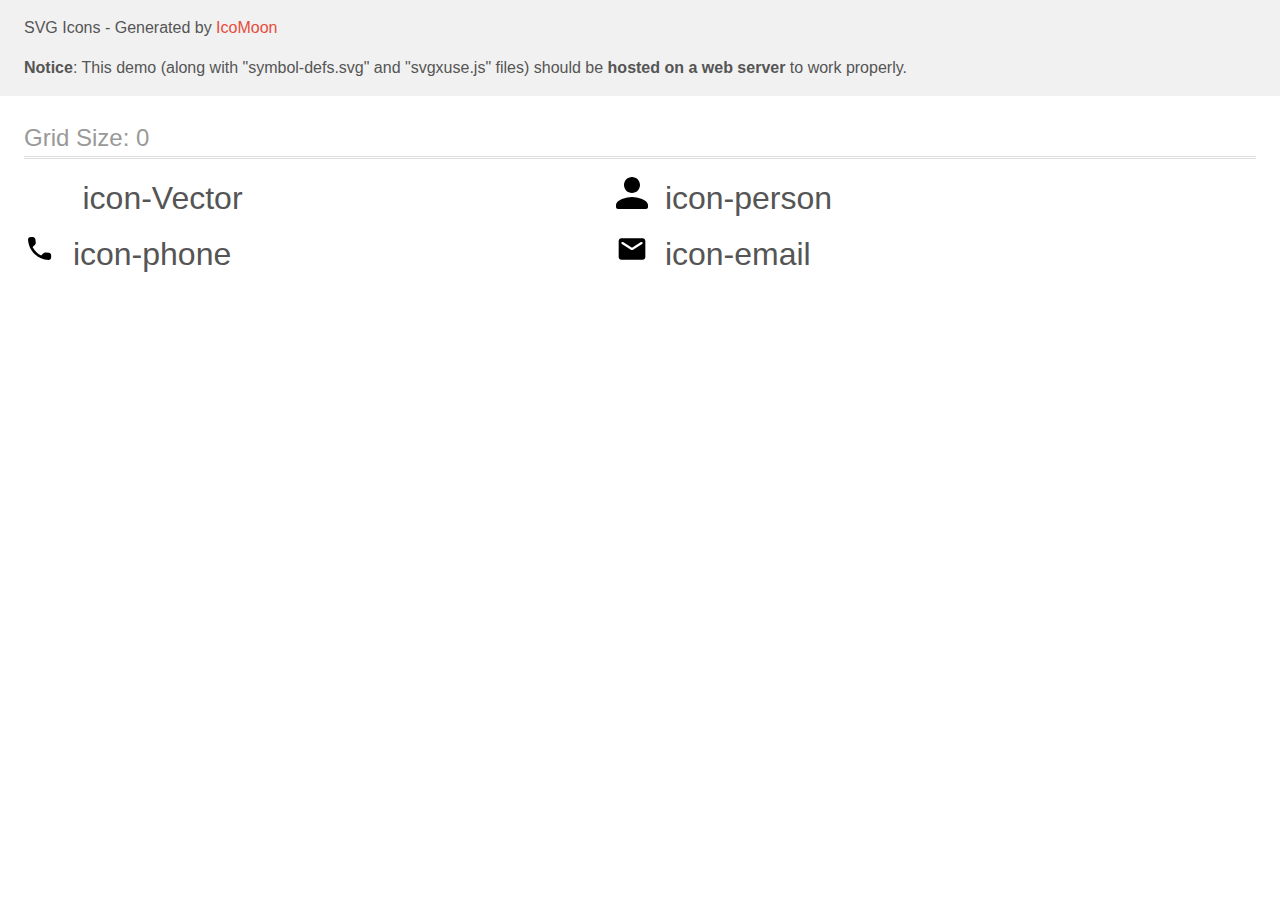
<file: img/icon/icomoon09 10/demo-external-svg.html>
<!doctype html>
<html>
<head>
    <title>IcoMoon - SVG Icons</title>
    <meta charset="utf-8">
    <meta name="viewport" content="width=device-width, initial-scale=1">
    <link rel="stylesheet" href="demo-files/demo.css">
    <link rel="stylesheet" href="style.css">
</head>
<body>
<header class="bgc1 clearfix">
<div class="mhl">
    <p>SVG Icons - Generated by <a href="https://icomoon.io/app">IcoMoon</a></p><p><strong>Notice</strong>: This demo (along with "symbol-defs.svg" and "svgxuse.js" files) should be <b>hosted on a web server</b> to work properly.</p>
</div>
</header>
    <div class="clearfix mhl ptl">
        <h1 class="mvm mtn fgc1">Grid Size: 0</h1>
        <div class="glyph fs1">
            <div class="clearfix pbs">
                <svg class="icon icon-Vector"><use xlink:href="symbol-defs.svg#icon-Vector"></use></svg><span class="name"> icon-Vector</span>
            </div>
        </div>
        <div class="glyph fs1">
            <div class="clearfix pbs">
                <svg class="icon icon-person"><use xlink:href="symbol-defs.svg#icon-person"></use></svg><span class="name"> icon-person</span>
            </div>
        </div>
        <div class="glyph fs1">
            <div class="clearfix pbs">
                <svg class="icon icon-phone"><use xlink:href="symbol-defs.svg#icon-phone"></use></svg><span class="name"> icon-phone</span>
            </div>
        </div>
        <div class="glyph fs1">
            <div class="clearfix pbs">
                <svg class="icon icon-email"><use xlink:href="symbol-defs.svg#icon-email"></use></svg><span class="name"> icon-email</span>
            </div>
        </div>
  </div>
<script defer src="svgxuse.js"></script>
</body>
</html>
</file>
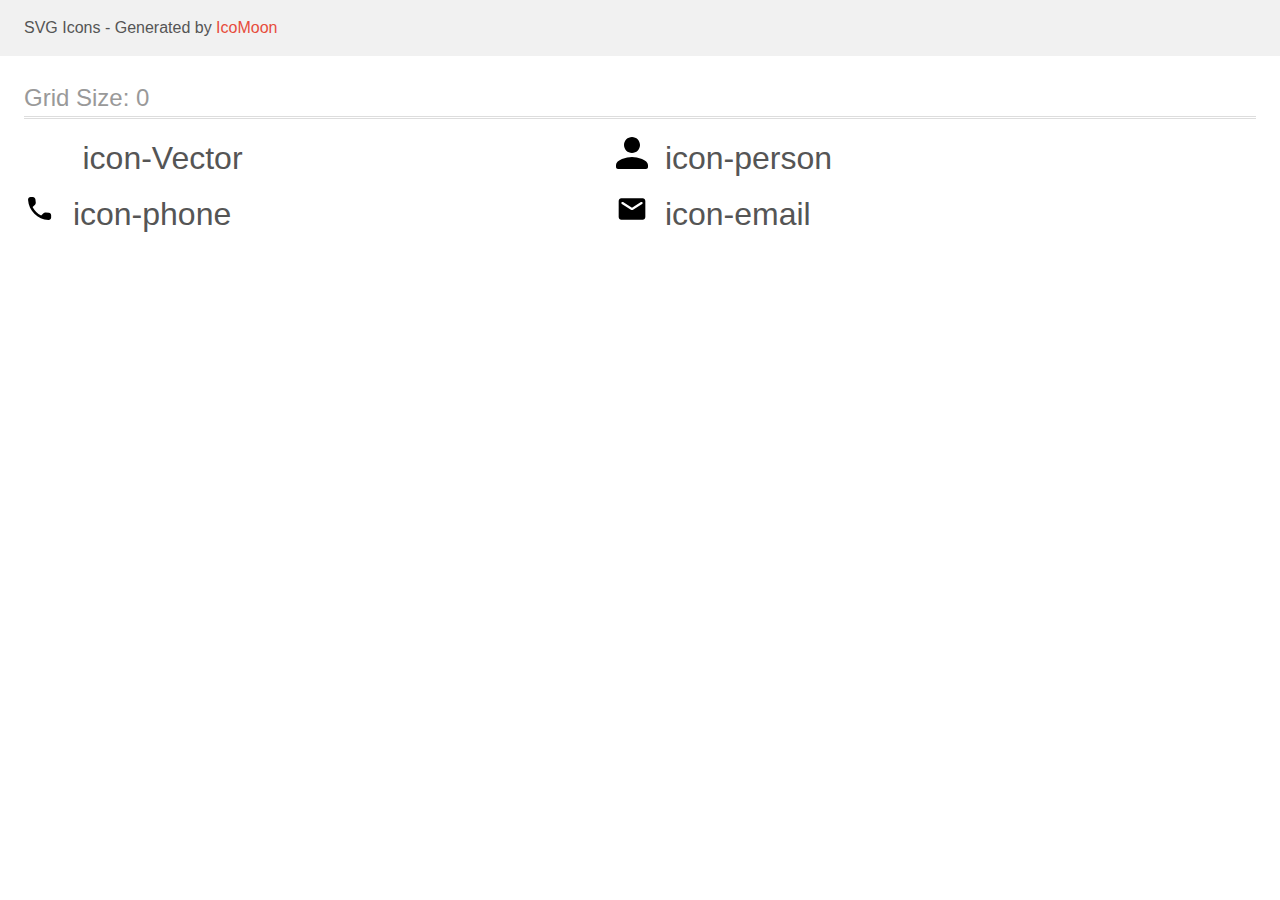
<file: img/icon/icomoon09 10/demo.html>
<!doctype html>
<html>
<head>
    <title>IcoMoon - SVG Icons</title>
    <meta charset="utf-8">
    <meta name="viewport" content="width=device-width, initial-scale=1">
    <link rel="stylesheet" href="demo-files/demo.css">
    <link rel="stylesheet" href="style.css">
</head>
<body>
<svg aria-hidden="true" style="position: absolute; width: 0; height: 0; overflow: hidden;" version="1.1" xmlns="http://www.w3.org/2000/svg" xmlns:xlink="http://www.w3.org/1999/xlink">
<defs>
<symbol id="icon-Vector" viewBox="0 0 42 32">
<path fill="#fff" style="fill: var(--color1, #fff); stroke: var(--color1, #fff)" stroke="#fff" stroke-linejoin="miter" stroke-linecap="butt" stroke-miterlimit="4" stroke-width="0.64" d="M6.262 15.206l-0.221-0.211-0.221 0.208-3.085 2.925 0.243 0.234 11.408 10.88 0.221-0.211 24.256-23.139-0.243-0.23-3.043-2.902-0.221 0.211-20.97 19.987-8.125-7.75z"></path>
</symbol>
<symbol id="icon-person" viewBox="0 0 32 32">
<path d="M16 16c4.418 0 8-3.582 8-8s-3.582-8-8-8v0c-4.418 0-8 3.582-8 8s3.582 8 8 8v0zM16 20c-5.339 0-16 2.68-16 8v2c0 1.099 0.901 2 2 2h28c1.099 0 2-0.901 2-2v-2c0-5.32-10.661-8-16-8z"></path>
</symbol>
<symbol id="icon-phone" viewBox="0 0 32 32">
<path d="M24.882 19.774l-3.268-0.373c-0.090-0.011-0.194-0.018-0.3-0.018-0.707 0-1.347 0.287-1.81 0.75l-2.368 2.368c-3.669-1.894-6.585-4.81-8.427-8.372l-0.051-0.108 2.382-2.377c0.463-0.463 0.75-1.103 0.75-1.81 0-0.106-0.006-0.21-0.019-0.312l0.001 0.012-0.373-3.243c-0.155-1.287-1.24-2.276-2.557-2.276-0.001 0-0.002 0-0.003 0h-2.226c-1.454 0-2.663 1.209-2.574 2.661 0.683 10.987 9.47 19.762 20.444 20.444 1.452 0.089 2.663-1.12 2.663-2.574v-2.226c0-0.004 0-0.008 0-0.012 0-1.308-0.985-2.386-2.253-2.532l-0.012-0.001z"></path>
</symbol>
<symbol id="icon-email" viewBox="0 0 32 32">
<path d="M26.667 5.333h-21.333c-1.467 0-2.652 1.2-2.652 2.667l-0.014 16c0 1.467 1.2 2.667 2.667 2.667h21.333c1.467 0 2.667-1.2 2.667-2.667v-16c0-1.467-1.2-2.667-2.667-2.667zM26.133 11.001l-9.426 5.892c-0.201 0.126-0.446 0.2-0.708 0.2s-0.506-0.075-0.713-0.204l0.006 0.003-9.426-5.892c-0.336-0.201-0.557-0.562-0.557-0.975 0-0.625 0.507-1.132 1.132-1.132 0.233 0 0.449 0.070 0.629 0.19l-0.004-0.003 8.933 5.586 8.933-5.588c0.176-0.118 0.392-0.188 0.624-0.188 0.625 0 1.132 0.507 1.132 1.132 0 0.413-0.221 0.775-0.552 0.972l-0.005 0.003z"></path>
</symbol>
</defs>
</svg>

<header class="bgc1 clearfix">
<div class="mhl">
    <p>SVG Icons - Generated by <a href="https://icomoon.io/app">IcoMoon</a></p>
</div>
</header>
    <div class="clearfix mhl ptl">
        <h1 class="mvm mtn fgc1">Grid Size: 0</h1>
        <div class="glyph fs1">
            <div class="clearfix pbs">
                <svg class="icon icon-Vector"><use xlink:href="#icon-Vector"></use></svg><span class="name"> icon-Vector</span>
            </div>
        </div>
        <div class="glyph fs1">
            <div class="clearfix pbs">
                <svg class="icon icon-person"><use xlink:href="#icon-person"></use></svg><span class="name"> icon-person</span>
            </div>
        </div>
        <div class="glyph fs1">
            <div class="clearfix pbs">
                <svg class="icon icon-phone"><use xlink:href="#icon-phone"></use></svg><span class="name"> icon-phone</span>
            </div>
        </div>
        <div class="glyph fs1">
            <div class="clearfix pbs">
                <svg class="icon icon-email"><use xlink:href="#icon-email"></use></svg><span class="name"> icon-email</span>
            </div>
        </div>
  </div>
<script defer src="svgxuse.js"></script>
</body>
</html>
</file>
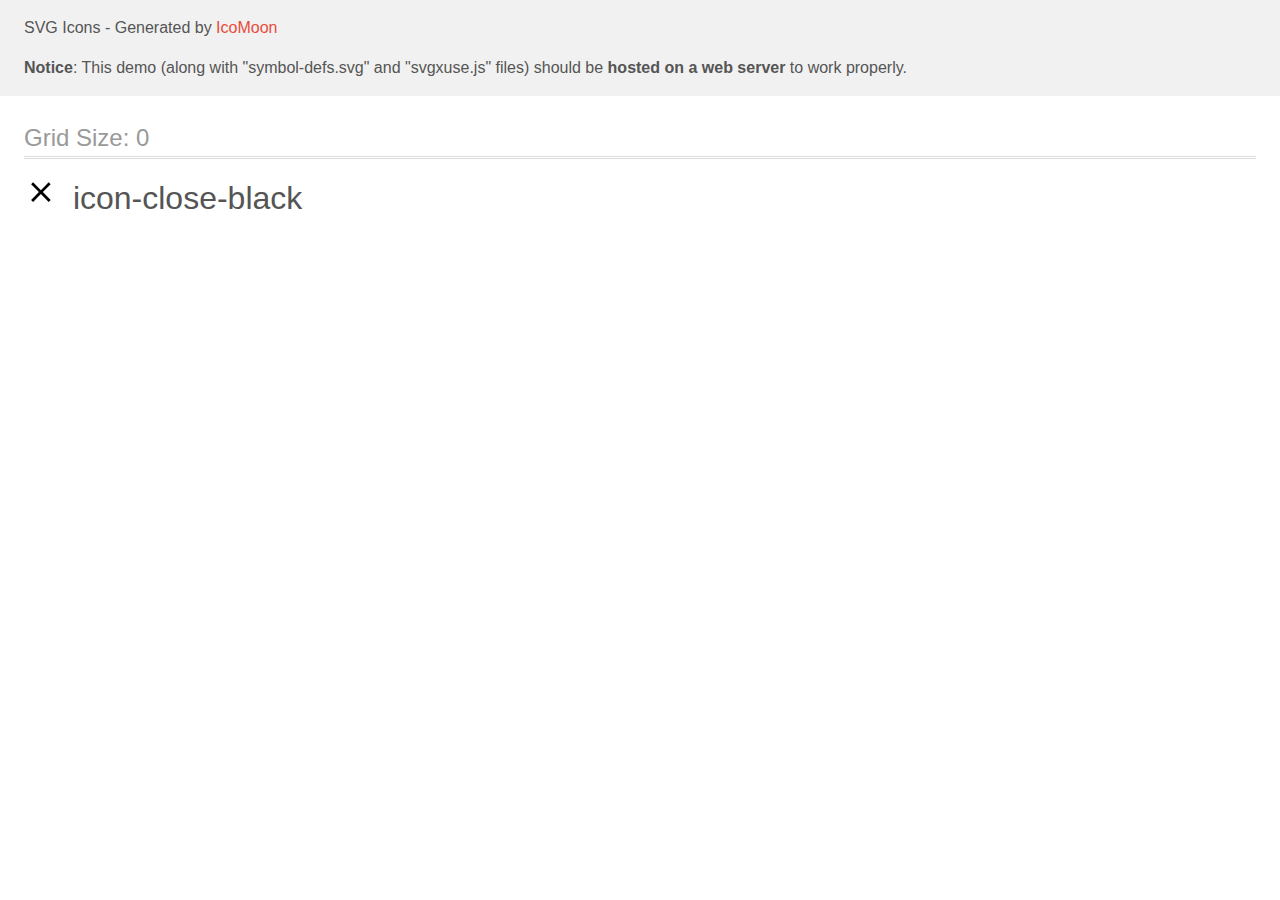
<file: img/icon/icomoon/SVG/icomoon2/demo-external-svg.html>
<!doctype html>
<html>
<head>
    <title>IcoMoon - SVG Icons</title>
    <meta charset="utf-8">
    <meta name="viewport" content="width=device-width, initial-scale=1">
    <link rel="stylesheet" href="demo-files/demo.css">
    <link rel="stylesheet" href="style.css">
</head>
<body>
<header class="bgc1 clearfix">
<div class="mhl">
    <p>SVG Icons - Generated by <a href="https://icomoon.io/app">IcoMoon</a></p><p><strong>Notice</strong>: This demo (along with "symbol-defs.svg" and "svgxuse.js" files) should be <b>hosted on a web server</b> to work properly.</p>
</div>
</header>
    <div class="clearfix mhl ptl">
        <h1 class="mvm mtn fgc1">Grid Size: 0</h1>
        <div class="glyph fs1">
            <div class="clearfix pbs">
                <svg class="icon icon-close-black"><use xlink:href="symbol-defs.svg#icon-close-black"></use></svg><span class="name"> icon-close-black</span>
            </div>
        </div>
  </div>
<script defer src="svgxuse.js"></script>
</body>
</html>
</file>
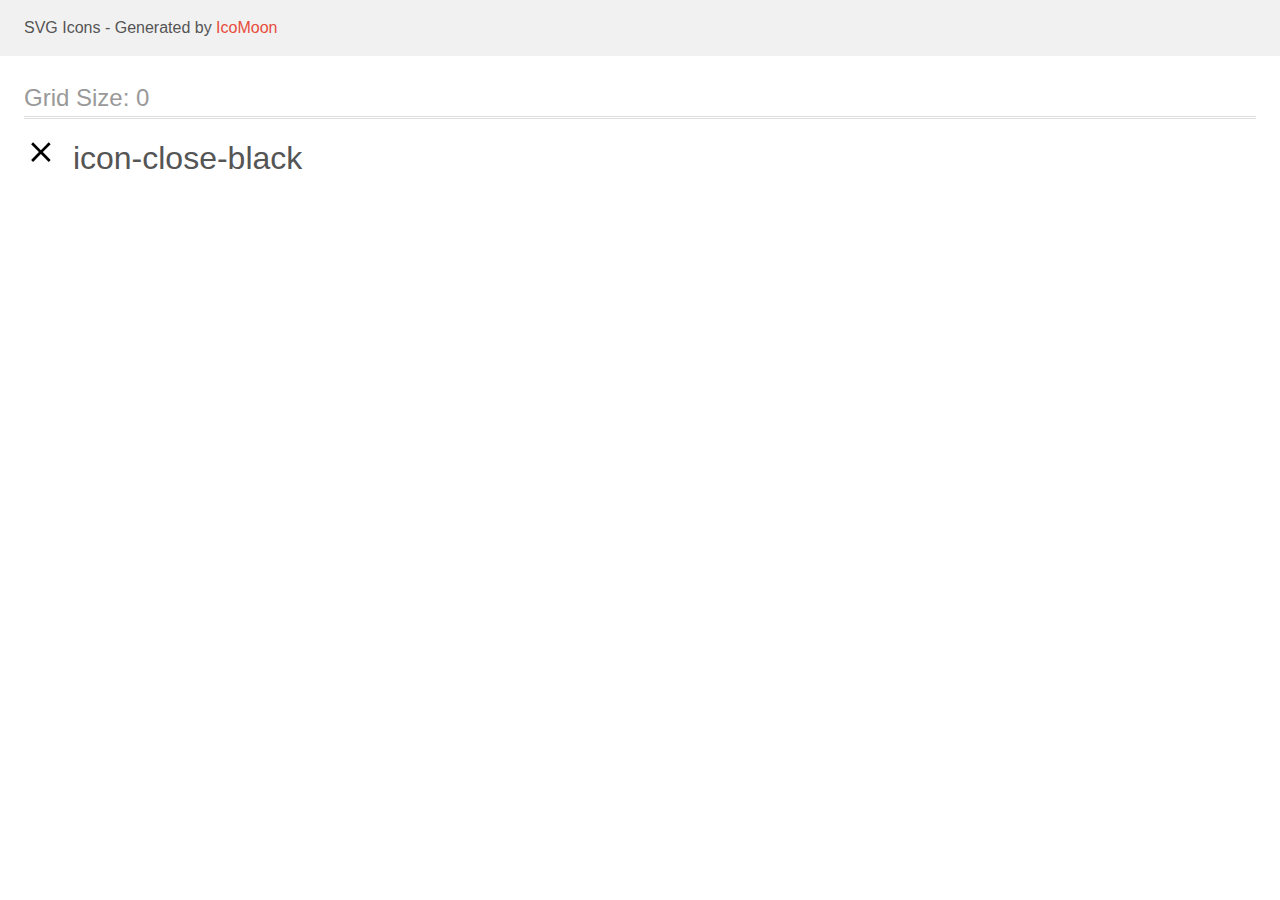
<file: img/icon/icomoon/SVG/icomoon2/demo.html>
<!doctype html>
<html>
<head>
    <title>IcoMoon - SVG Icons</title>
    <meta charset="utf-8">
    <meta name="viewport" content="width=device-width, initial-scale=1">
    <link rel="stylesheet" href="demo-files/demo.css">
    <link rel="stylesheet" href="style.css">
</head>
<body>
<svg aria-hidden="true" style="position: absolute; width: 0; height: 0; overflow: hidden;" version="1.1" xmlns="http://www.w3.org/2000/svg" xmlns:xlink="http://www.w3.org/1999/xlink">
<defs>
<symbol id="icon-close-black" viewBox="0 0 32 32">
<path d="M26.667 7.303l-1.97-1.97-7.808 7.808-7.808-7.808-1.97 1.97 7.808 7.808-7.808 7.808 1.97 1.97 7.808-7.808 7.808 7.808 1.97-1.97-7.808-7.808 7.808-7.808z"></path>
</symbol>
</defs>
</svg>

<header class="bgc1 clearfix">
<div class="mhl">
    <p>SVG Icons - Generated by <a href="https://icomoon.io/app">IcoMoon</a></p>
</div>
</header>
    <div class="clearfix mhl ptl">
        <h1 class="mvm mtn fgc1">Grid Size: 0</h1>
        <div class="glyph fs1">
            <div class="clearfix pbs">
                <svg class="icon icon-close-black"><use xlink:href="#icon-close-black"></use></svg><span class="name"> icon-close-black</span>
            </div>
        </div>
  </div>
<script defer src="svgxuse.js"></script>
</body>
</html>
</file>
<file: css/styles.css>
/* цвет заголовков #212121*/
/* цвет основного текста #757575 */
/* белый цвет текста #FFFFFF */
/* акцент #2196F3 */
/* основной цвет фона #E5E5E5 */
/* вторичный цвет фона #F5F4FA */
/* серый #2F303A */
:root {
  --primary-text-color: #757575;
  --title-text-color: #212121;
  --accent-color: #2196f3;
  --second-accent-color: #ffffff;

  --primary-bg-color: #e5e5e5;
  --accent-bg-color: #2f303a;
  --first-bg-color: #f5f4fa;
  --second-bg-color: #ffffff;
}

p,
h1,
h2,
h3,
h4,
h5,
h6 {
  margin: 0;
}

ul {
  margin: 0;
  padding-left: 0;
  list-style: none;
}

img {
  display: block;
  min-width: 100%;
  height: auto;
}

body {
  /* background-color: var(--primary-bg-color); */
  color: var(--primary-text-color);
  font-family: Roboto, sans-serif;
  letter-spacing: 0.03em;
}

.list {
  list-style: none;
  text-decoration: none;
}

/* -------------site-nav -------------------*/
.container {
  display: flex;
  width: 1200px;
  margin: 0 auto;
  padding-left: 15px;
  padding-right: 15px;
  align-items: center;
}
.header-box {
  outline: 1px solid #ececec;
  background-color: #ffffff;
}
.header-logo {
  display: flex;
  width: 145px;
  padding-top: 24px;
  padding-bottom: 25px;
  /* outline: 2px solid rgb(3, 248, 15); */
  margin-right: 90px;

  color: #000000;
  font-family: Raleway, sans-serif;
  font-weight: 700;
  font-size: 26px;
  line-height: 1.19;
  letter-spacing: 0.03em;
}

.logo {
  color: var(--accent-color);
  font-family: Raleway, sans-serif;
  font-weight: 700;
  font-size: 26px;
  line-height: 1.19;
  letter-spacing: 0.03em;
}
.header-navigation {
  display: flex;
}

.header-nav {
  display: flex;
  /* outline: 2px solid teal;  */
}
.header-nav .items {
  text-decoration: none;
  /* outline: 2px solid rgb(255, 255, 255); */
}

.header-nav .items:not(:last-child) {
  margin-right: 50px;
}

.header-nav .link:hover,
.header-nav .link:focus {
  color: #2196f3;
}
.header-link {
  display: flex;
  padding-top: 32px;
  padding-bottom: 32px;

  color: var(--title-text-color);
  font-weight: 500;
  font-size: 14px;
  line-height: 1.14;
  letter-spacing: 0.02em;
  text-decoration: none;
  transition: color 250ms cubic-bezier(0.4, 0, 0.2, 1);
  position: relative;
}

.auth-nav .link {
  text-decoration: none;
}

.header-address:hover,
.header-address:focus {
  color: var(--accent-color);
}
.header-address:hover .nav-icon,
.header-address:focus .nav-icon {
  fill: var(--accent-color);
  color: var(--accent-color);
}
.auth-nav {
  display: flex;
  margin-left: auto;
}
.auth-nav .contact-items + .contact-items {
  margin-left: 50px;
}

.header-address {
  display: flex;
  padding-top: 32px;
  padding-bottom: 32px;
  color: var(--primary-text-color);
  font-weight: 500;
  font-size: 14px;
  line-height: 1.14;
  letter-spacing: 0.02em;
  transition: color 250ms cubic-bezier(0.4, 0, 0.2, 1);
}
.contact-icon {
  display: flex;
  align-items: center;
}

.nav-icon {
  margin-right: 10px;
  fill: var(--primary-text-color);
  transition: fill 250ms cubic-bezier(0.4, 0, 0.2, 1);
}
.current::after {
  content: '';
  position: absolute;
  width: 100%;
  height: 4px;
  background-color: var(--accent-color);
  border-radius: 2px;
  display: block;
  bottom: -1px;
}

/* -----------------Герой-------------------- */
.hero {
  margin: 0 auto;

  text-align: center;
  max-width: 1600px;
  height: 600px;
  padding-top: 200px;
  padding-bottom: 200px;
  align-items: center;

  background-color: #c4c4c4;
  background-image: linear-gradient(
      to right,
      rgba(47, 48, 58, 0.4),
      rgba(47, 48, 58, 0.4)
    ),
    url(../img/fon.jpg);
  background-repeat: no-repeat;
  background-position: center;
  background-size: cover;
}

.hero-title {
  margin: 0 auto;
  margin-bottom: 30px;
  max-width: 700px;
  text-align: center;
  color: var(--second-accent-color);
  font-weight: 900;
  font-size: 44px;
  line-height: 1.36;

  letter-spacing: 0.06em;
  text-transform: uppercase;
}

.button-primary {
  display: block;
  width: 200px;
  height: 50px;
  align-items: center;
  text-align: center;
  border-radius: 4px;
  border: none;

  font-family: Roboto, sans-serif;
  color: var(--second-accent-color);
  background-color: var(--accent-color);
  font-weight: 700;
  font-size: 16px;
  line-height: 1.87;
  letter-spacing: 0.06em;
  margin: 0 auto;
  transition: background-color 250ms, color 250ms,
    box-shadow 250ms cubic-bezier(0.4, 0, 0.2, 1);
}

.hero .button-primary:hover,
.hero .button-primary:focus {
  color: var(--second-accent-color);
  background-color: var(--accent-color);
  box-shadow: 0px 4px 4px rgba(0, 0, 0, 0.15);
  cursor: pointer;
}

/* -------------Особенности------------- */
.visually-hidden {
  position: absolute;
  width: 1px;
  height: 1px;
  margin: -1px;
  padding: 0;
  overflow: hidden;
  border: 0;
  clip: rect(0 0 0 0);
}
.section-feature {
  /* padding-bottom: 94px; */
  padding-top: 94px;
  padding-bottom: 94px;
  background-color: #ffffff;
}

.feature {
  display: flex;
  margin: 0 auto;
}
.feature-section {
  border-radius: 4px;
  /* outline: 2px solid rgb(5, 194, 5); */
  height: 120px;
  display: flex;
  align-items: center;

  background-color: var(--first-bg-color);
  margin-bottom: 30px;
}

.feature-icon {
  display: block;
  margin: 0 auto;
  width: 70px;
  height: 70px;
  fill: #212121;
}

.feature .feature-item:not(:last-child) {
  margin-right: 30px;
}

.feature-title {
  margin-bottom: 10px;
  width: 270px;
  color: var(--title-text-color);
  font-weight: 700;
  font-size: 14px;
  line-height: 1.14;
  text-transform: uppercase;
  letter-spacing: 0.03em;
}
.feature-text {
  color: var(--primary-text-color);
  font-weight: normal;
  font-size: 14px;
  line-height: 1.71;
  letter-spacing: 0.03em;
}

/* ---------------Чем мы занимаемся----------- */
.section {
  /* outline: 2px solid rgb(173, 14, 125); */
  background-color: var(--second-bg-color);
  padding-bottom: 94px;
}

.section-title {
  margin-bottom: 50px;
  /* width: 376px; */
  color: var(--title-text-color);
  font-weight: 700;
  font-size: 36px;
  line-height: 1.17;
  text-align: center;
  letter-spacing: 0.03em;
}
.work {
  display: flex;
}

.work-img {
  position: relative;

  margin: 0 auto;
  flex-basis: calc(100% / 3);
}

.work .work-img + .work-img {
  margin-left: 30px;
}
.work-img-text {
  position: absolute;
  bottom: 0;
  right: 0;
  display: inline-block;
  margin: 0 auto;
  padding-top: 27px;
  padding-bottom: 27px;
  text-align: center;
  justify-items: center;

  width: 100%;
  height: 70px;
  background: rgba(47, 48, 58, 0.8);

  font-weight: 700;
  font-size: 14px;
  line-height: 1.14;
  letter-spacing: 0.03em;
  text-transform: uppercase;

  color: #ffffff;
}
/* -----------------Наша команда----------------- */
.our-command {
  background-color: var(--first-bg-color);
  padding-top: 94px;
  padding-bottom: 94px;
}
.command {
  display: flex;
}

.command-item {
  margin: 0 auto;
  margin-bottom: 50px;
  color: var(--title-text-color);
  font-weight: 700;
  font-size: 36px;
  line-height: 1.17;
  text-align: center;
  letter-spacing: 0.03em;
}

.command-section {
  margin: 0 auto;
  background: #ffffff;
  box-shadow: 0px 1px 3px rgba(0, 0, 0, 0.12), 0px 1px 1px rgba(0, 0, 0, 0.14),
    0px 2px 1px rgba(0, 0, 0, 0.2);
  border-radius: 4px;
}
.command .command-section + .command-section {
  margin-left: 30px;
}
.command-section-img {
  margin-bottom: 30px;
}

.command-title {
  margin-bottom: 10px;
  color: var(--title-text-color);
  font-weight: 500;
  font-size: 16px;
  line-height: 1.19;
  text-align: center;
  letter-spacing: 0.03em;
}
.command-discription {
  margin-bottom: 16px;
  color: var(--primary-text-color);
  font-weight: 400;
  font-size: 16px;
  line-height: 1.19;
  text-align: center;
  letter-spacing: 0.03em;
}
.command-box {
  display: flex;
  margin-left: 32px;
  margin-right: 32px;
  margin-top: 16px;
  margin-bottom: 30px;
}
.command-iconbox {
  /* outline: 1px solid rgb(173, 14, 125); */
  border-radius: 50px;
  transition: background-color 250ms cubic-bezier(0.4, 0, 0.2, 1);
}
.command-box .command-iconbox + .command-iconbox {
  margin-left: 12px;
}
.command-link {
  display: flex;
  justify-content: center;
  align-items: center;
  width: 44px;
  height: 44px;
  transition: background-color 250ms cubic-bezier(0.4, 0, 0.2, 1);
}
.command-icon {
  width: 20px;
  height: 20px;
  fill: #afb1b8;
  transition: fill 250ms cubic-bezier(0.4, 0, 0.2, 1);
}
.command-iconbox:hover,
.command-iconbox:focus {
  background-color: var(--accent-color);
}
.command-link:hover .command-icon,
.command-link:focus .command-icon {
  fill: var(--second-accent-color);
}
.command-link:hover,
.command-link:focus {
  background-color: var(--accent-color);
  border-radius: 50%;
}

/* --------------Постоянные клиенты-------------------- */
.our-clients {
  background-color: var(--second-bg-color);
  padding-top: 94px;
  padding-bottom: 94px;
}

.clients-item {
  margin-bottom: 50px;
  font-weight: 700;
  color: var(--title-text-color);
  font-weight: 700;
  font-size: 36px;
  line-height: 1.17;
  text-align: center;
  letter-spacing: 0.03em;
}
.clients {
  display: flex;
  align-items: center;
  justify-content: center;
  /* outline: 2px solid rgb(25, 14, 173); */
}
.clients-section {
  display: flex;
  align-items: center;
  justify-content: center;
}
.clients-section-icon {
  display: flex;
  align-items: center;
  justify-content: center;
  width: 170px;
  height: 92px;
  border: 1px solid #afb1b8;
  border-radius: 4px;
  transition: border 250ms, border-radius 250ms cubic-bezier(0.4, 0, 0.2, 1);
}

.client-icon {
  display: flex;
  align-items: center;
  justify-content: center;
  width: 106px;
  height: 60px;
  fill: rgba(175, 177, 184, 1);
  transition: fill 250ms cubic-bezier(0.4, 0, 0.2, 1);
}
.clients-section-icon:hover .client-icon,
.clients-section-icon:focus .client-icon {
  fill: var(--accent-color);
}
.clients .clients-section:hover,
.clients .clients-section:focus {
  border: 1px solid var(--accent-color);
  border-radius: 4px;
}
.clients .clients-section + .clients-section {
  margin-left: 30px;
}

/*---------------- Футер------------------ */

.footer-section {
  background-color: var(--accent-bg-color);
  color: var(--second-accent-color);
  padding-top: 60px;
  padding-bottom: 60px;
}
.footer-container {
  display: flex;
  width: 1200px;
  margin: 0 auto;
  padding-left: 15px;
  padding-right: 15px;

  /* background-color: tomato; */
  align-items: baseline;
}

.footer-logo {
  display: flex;
  /* outline: 2px solid rgb(245, 121, 5);  */

  width: 145px;

  margin-bottom: 20px;

  color: var(--second-accent-color);
  font-family: Raleway, sans-serif;
  text-decoration: none;
  font-weight: 700;
  font-size: 26px;
  line-height: 1.19;
  letter-spacing: 0.03em;
}
.footer-item {
  width: 230px;
}
.footer-nav {
  /* outline: 2px solid teal;  */
  color: rgb(255, 255, 255, 0.6);
  font-weight: 400;
  font-size: 14px;
  line-height: 1.71;
  letter-spacing: 0.03em;
}

.footer-address {
  /* outline: 2px solid rgb(98, 0, 128);  */
  color: rgba(255, 255, 255, 0.6);
  text-decoration: none;
  font-weight: 400;
  font-size: 14px;
  line-height: 1.71;
  letter-spacing: 0.03em;
  margin-bottom: 60px;
  transition: color 250ms cubic-bezier(0.4, 0, 0.2, 1);
}

.footer-nav .link:hover,
.footer-nav .link:focus {
  color: #2196f3;
}

.footer-link {
  margin-bottom: 9px;
}
.about-address {
  /* outline: 2px solid rgb(2, 0, 128);  */
  color: var(--second-accent-color);
  font-weight: 400;
  font-size: 14px;
  line-height: 1.71;
  letter-spacing: 0.03em;
  font-style: normal;
  margin-bottom: 9px;
}
.footer-box {
  display: flex;
  flex-direction: column;
  margin-left: 70px;
  width: 206px;
}
.footer-text {
  color: var(--second-accent-color);
  font-weight: 700;
  font-size: 14px;
  line-height: 1.15;
  letter-spacing: 0.03em;
  text-transform: uppercase;
  margin-bottom: 20px;
}
.footer-command-box {
  display: flex;
}
.footer-command-iconbox {
  border-radius: 50px;
  background-color: rgba(255, 255, 255, 0.1);
  transition: background-color 250ms cubic-bezier(0.4, 0, 0.2, 1);
}
.footer-command-box .footer-command-iconbox + .footer-command-iconbox {
  margin-left: 12px;
}
.footer-command-link {
  display: flex;
  padding: 0;
  margin: 0;
  align-items: center;
  width: 44px;
  height: 44px;
  transition: background-color 250ms cubic-bezier(0.4, 0, 0.2, 1);
}

.footer-command-icon {
  display: flex;
  margin: 0 auto;
  width: 20px;
  height: 20px;
  fill: #ffffff;
  transition: fill 250ms cubic-bezier(0.4, 0, 0.2, 1);
}

.footer-command-iconbox:hover,
.footer-command-iconbox:focus {
  background-color: var(--accent-color);
}
.footer-command-link:hover .footer-command-icon,
.footer-command-link:focus .footer-command-icon {
  fill: var(--second-accent-color);
}
.footer-command-link:hover,
.footer-command-link:focus {
  background-color: var(--accent-color);
  border-radius: 50%;
}
.backdrop {
  position: fixed;
  width: 100vw;
  height: 100vw;
  top: 0;
  background-color: rgba(0, 0, 0, 0.2);
  display: flex;
  align-items: center;
  justify-content: center;
  transition: opacity 250ms, visibility 250ms cubic-bezier(0.4, 0, 0.2, 1);
}

.backdrop.is-hidden {
  opacity: 0;
  visibility: hidden;
  pointer-events: none;
}

.footer-box-second {
  display: flex;
  flex-direction: column;
  margin-left: 90px;
  width: 570px;
  transition: box-shadow 250ms cubic-bezier(0.4, 0, 0.2, 1);
}

.button-footer {
  display: flex;
  margin: 0;

  margin-left: 12px;
  padding-top: 10px;
  padding-bottom: 10px;
  width: 200px;
  height: 50px;

  align-items: center;
  justify-content: center;
  border-radius: 4px;
  border: none;

  font-family: Roboto, sans-serif;
  color: var(--second-accent-color);
  background-color: var(--accent-color);
  font-weight: 700;
  font-size: 16px;
  line-height: 1.87;
  letter-spacing: 0.06em;
  transition: box-shadow 250ms cubic-bezier(0.4, 0, 0.2, 1);
}

.button-footer::after {
  content: '';
  width: 24px;
  height: 24px;
  margin-left: 10px;
  background-image: url(../img/icon/send.svg);
  background-size: contain;
}

.footer-input {
  width: 358px;
  height: 50px;
  padding-left: 16px;
  padding-right: 16px;
  border: 1px solid rgba(255, 255, 255, 0.3);
  box-sizing: border-box;
  filter: drop-shadow(0px 4px 4px rgba(0, 0, 0, 0.15));
  border-radius: 4px;
  background: #2f303a;
  color: var(--second-accent-color);
}

.form-field {
  position: relative;
  display: flex;
  align-items: center;
  justify-content: center;
}
.footer-form-label {
  position: absolute;
  top: 0;
  left: 0;
  padding-top: 15px;
  padding-bottom: 15px;
  padding-left: 16px;
}
.button-footer:focus,
.button-footer:hover {
  box-shadow: 0px 1px 3px rgba(0, 0, 0, 0.12), 0px 1px 1px rgba(0, 0, 0, 0.14),
    0px 2px 1px rgba(0, 0, 0, 0.2);
}

/* -------------------Модалка-------------------- */
.modal {
  width: 530px;
  min-height: 580px;
  background: #ffffff;
  box-shadow: 0px 1px 3px rgba(0, 0, 0, 0.12), 0px 1px 1px rgba(0, 0, 0, 0.14),
    0px 2px 1px rgba(0, 0, 0, 0.2);
  border-radius: 4px;
  position: absolute;
  top: 200px;
  margin: 0 auto;
  padding: 40px;
  color: var(--primary-text-color);
}

.modal-text {
  margin-bottom: 12px;
  font-weight: 700;
  font-size: 20px;
  line-height: 1.15;
  text-align: center;
  letter-spacing: 0.03em;
  color: var(--title-text-color);
}
/* --------Лейбл----инпуты------- */

.modal-field {
  width: 450px;
  position: relative;
  display: flex;
  flex-direction: column;
  /* outline: 1px solid tomato; */
}
.modal-box .modal-field:not(:last-child) {
  margin-bottom: 10px;
}

.form-input {
  margin: 0;
  padding-top: 11px;
  padding-bottom: 11px;
  padding-left: 42px;
  padding-right: 12px;
  margin-top: 4px;
  height: 40px;
  border: 1px solid rgba(33, 33, 33, 0.2);
  border-radius: 4px;

  font-weight: 400;
  font-size: 12px;
  line-height: 1.17;
  letter-spacing: 0.01em;
  color: var(--primary-text-color);
}

.form-input-icon {
  position: absolute;
  top: 50%;
  transform: translateY(10%);

  left: 12px;
  display: inline-block;

  width: 18px;
  height: 18px;
  fill: var(--title-text-color);
  transition: fill 250ms cubic-bezier(0.4, 0, 0.2, 1);
}
.modal-form-label {
  top: 50%;
  font-weight: 400;
  font-size: 12px;
  line-height: 1.17;
  letter-spacing: 0.01em;

  color: var(--primary-text-color);
}

.form-input:focus {
  border: 4px solid #2196f3;
}
.form-input:focus + .form-input-icon {
  fill: var(--accent-color);
}

/* ----------Комментарий--------------- */

.comment {
  resize: none;
  width: 100%;
  min-height: 120px;
}
.modal-field .comment {
  margin: 0;
  padding: 0;
  margin-top: 4px;
  min-height: 120px;

  padding-top: 12px;
  padding-bottom: 12px;
  padding-left: 16px;
  padding-right: 16px;
  border: 1px solid rgba(33, 33, 33, 0.2);
  border-radius: 4px;

  font-weight: 400;
  font-size: 14px;
  line-height: 1.14;
  letter-spacing: 0.01em;
  color: var(--primary-text-color);
}

.modal-field .comment::placeholder {
  color: rgba(117, 117, 117, 0.5);
  font-weight: 400;
  font-size: 14px;
  line-height: 1.14;
  letter-spacing: 0.01em;
}

/*-------- кнопка Закрыть----------- */
.modal .modal-button:hover,
.modal .modal-button:focus {
  color: var(--second-accent-color);
  background-color: var(--accent-color);

  box-shadow: 0px 4px 4px rgba(0, 0, 0, 0.15);
  cursor: pointer;
}

.modal-icon {
  display: flex;
  align-items: center;
  justify-content: center;
  width: 18px;
  height: 18px;
  background-color: transparent;
}

.close-btn {
  display: flex;
  align-items: center;
  justify-content: center;
  position: absolute;
  right: 8px;
  top: 8px;
  width: 30px;
  height: 30px;
  background: #ffffff;
  border: 1px solid rgba(0, 0, 0, 0.1);
  box-sizing: border-box;
  border-radius: 50%;
}
.modal .close-btn:focus,
.modal .close-btn:hover {
  fill: var(--accent-color);
}

/* -------------Соглашение на условия ------ */

.modal-item {
  display: flex;
  align-items: center;
  justify-content: center;
  margin: 0 auto;
  margin-bottom: 30px;
  margin-top: 20px;
  position: relative;
}

.label-text {
  width: 100%;
  font-weight: 400;
  font-size: 14px;
  line-height: 1.71;
  letter-spacing: 0.03em;
  color: var(--primary-text-color);

  display: flex;
  margin-left: 12px;
  padding-left: 24px;
  align-items: center;
  position: relative;
}
.checkbox-icon {
  fill: var(--title-text-color);
}

.input-wrapper {
  width: 16px;
  height: 15px;
  display: flex;
  left: 0px;
  top: 50%;
  transform: translateY(-50%);
  position: absolute;
}

.modal-checkbox:checked + .label-text span {
  background-image: url(../img/icon/icon-check.svg);
  border: none;
  background-size: cover;
  background-position: center;
  background-repeat: no-repeat;
}

.modal-link {
  color: var(--accent-color);
}
/* -------------кнопка Отправить в модалке---------- */
.modal-button {
  padding: 0;
  margin: 0;
  display: block;
  justify-content: center;
  align-items: center;
  margin: 0 auto;

  width: 200px;
  height: 50px;

  text-align: center;
  border-radius: 4px;
  border: none;

  font-family: Roboto, sans-serif;
  color: var(--second-accent-color);
  background-color: var(--accent-color);
  font-weight: 700;
  font-size: 16px;
  line-height: 1.87;
  letter-spacing: 0.06em;

  transition: background-color 250ms, color 250ms,
    box-shadow 250ms cubic-bezier(0.4, 0, 0.2, 1);
}

/* --------------Портфолио--------------- *
/* ------------- Наши работы ----------*/
.our-work {
  padding-top: 94px;
  padding-bottom: 94px;
}

.button-link {
  display: flex;
  margin: 0 auto;
  margin-bottom: 50px;
}
.button-item {
  display: block;
  height: 38px;
  min-width: 29px;
  padding-top: 6px;
}

.button-link .button-item + .button-item {
  margin-left: 8px;
}

.button-item .button-secondary:hover,
.button-item .button-secondary:focus {
  color: var(--second-accent-color);
  background-color: var(--accent-color);
  box-shadow: 0px 1px 3px rgba(0, 0, 0, 0.12), 0px 1px 1px rgba(0, 0, 0, 0.14),
    0px 2px 1px rgba(0, 0, 0, 0.2);
}

.button-secondary {
  padding: 6px 22px;
  background-color: var(--first-bg-color);
  border-radius: 4px;
}

.button-item .button-secondary {
  font-family: Roboto, sans-serif;
  color: var(--title-text-color);
  background-color: var(--first-bg-color);
  border: none;
  cursor: pointer;
  font-weight: 500;
  font-size: 16px;
  line-height: 1.62;
  text-align: center;
  letter-spacing: 0.03em;
  transition: background-color 250ms, color 250ms,
    box-shadow 250ms cubic-bezier(0.4, 0, 0.2, 1);
}

/*--------------- Projects--------------------------  */
.project {
  display: flex;
  flex-wrap: wrap;
  padding: 0;
  margin: 0 auto;
  margin-left: -30px;
  margin-top: -30px;
  background-color: #ffffff;
  align-items: center;
}

.project-section {
  flex-basis: calc(100% / 3 - 30px);
  margin-left: 30px;
  margin-top: 30px;
  outline: 1px solid #eeeeee;
  border-radius: 4px;
  transition: box-shadow 250ms, outline 250ms cubic-bezier(0.4, 0, 0.2, 1);
}
.project-top-wrapper {
  position: relative;
  overflow: hidden;
}

.project-text {
  position: absolute;
  top: 0;

  transform: translateY(100%);

  font-weight: 400;
  font-size: 18px;
  line-height: 1.56;
  letter-spacing: 0.03em;
  color: #ffffff;
  background-color: rgba(33, 150, 243, 0.9);
  height: 100%;

  padding-left: 24px;
  padding-right: 24px;
  padding-top: 63px;
  padding-bottom: 63px;
  transition: transform 250ms cubic-bezier(0.4, 0, 0.2, 1);
}
.project-box {
  text-decoration: none;
}
.project-title {
  margin-bottom: 4px;

  color: var(--title-text-color);
  font-weight: 700;
  font-size: 18px;
  line-height: 2;
  letter-spacing: 0.06em;
}
.project-item {
  color: var(--primary-text-color);
  font-weight: normal;
  font-size: 16px;
  line-height: 1.87;
  letter-spacing: 0.03em;
}

.project-jpg {
  padding-top: 20px;
  padding-bottom: 20px;
  padding-left: 24px;
  padding-right: 24px;
}

.project-section:hover,
.project-section:focus {
  box-shadow: 0px 4px 4px rgba(0, 0, 0, 0.15);
  outline: 1px solid rgba(0, 0, 0, 0.15);
}
.project-section:hover .project-text {
  transform: translateY(0);
}
.project-box:focus .project-text {
  transform: translateY(0);
}
</file>
<file: img/icon/icomoon 10 10/demo-files/demo.css>
body {
  padding: 0;
  margin: 0;
  font-family: sans-serif;
  font-size: 1em;
  line-height: 1.5;
  color: #555;
  background: #fff;
}
h1 {
  font-size: 1.5em;
  font-weight: normal;
  box-shadow: 0 1px #ddd, 0 2px #fff, 0 3px #ddd;
}
small {
  font-size: .66666667em;
}
a {
  color: #e74c3c;
  text-decoration: none;
}
a:hover, a:focus {
  box-shadow: 0 1px #e74c3c;
}
.bshadow0, input {
  box-shadow: inset 0 -2px #e7e7e7;
}
input:hover {
  box-shadow: inset 0 -2px #ccc;
}
input, fieldset {
  font-size: 1em;
  margin: 0;
  padding: 0;
  border: 0;
}
input {
  color: inherit;
  line-height: 1.5;
  height: 1.5em;
  padding: .25em 0;
}
input:focus {
  outline: none;
  box-shadow: inset 0 -2px #449fdb;
}
.glyph {
  font-size: 16px;
  margin-right: 1.5em;
  float: left;
  width: 17em;
}
svg {
  color: #000;
}
.liga {
  width: 80%;
  width: calc(100% - 2.5em);
}
.talign-right {
  text-align: right;
}
.talign-center {
  text-align: center;
}
.bgc1 {
  background: #f1f1f1;
}
.fgc0 {
  color: #000;
}
.fgc1 {
  color: #999;
}
p {
  margin-top: 1em;
  margin-bottom: 1em;
}
.mvm {
  margin-top: .75em;
  margin-bottom: .75em;
}
.mtn {
  margin-top: 0;
}
.mtl, .mal {
  margin-top: 1.5em;
}
.mbl, .mal {
  margin-bottom: 1.5em;
}
.mal, .mhl {
  margin-left: 1.5em;
  margin-right: 1.5em;
}
.mhmm {
  margin-left: 1em;
  margin-right: 1em;
}
.ptl {
  padding-top: 1.5em;
}
.pbs, .pvs {
  padding-bottom: .25em;
}
.pvs, .pts {
  padding-top: .25em;
}
.unit {
  float: left;
}
.unitRight {
  float: right;
}
.size1of2 {
  width: 50%;
}
.size1of1 {
  width: 100%;
}
.clearfix:before, .clearfix:after {
  content: " ";
  display: table;
}
.clearfix:after {
  clear: both;
}
.hidden-true {
  display: none;
}
.textbox0 {
  width: 3em;
  background: #f1f1f1;
  padding: .25em .5em;
  line-height: 1.5;
  height: 1.5em;
}
.fs0 {
  font-size: 16px;
}
.fs1 {
  font-size: 32px;
}
.name {
  margin-left: .25em;
}
</file>
<file: img/icon/icomoon 10 10/style.css>
.icon {
  display: inline-block;
  width: 1em;
  height: 1em;
  stroke-width: 0;
  stroke: currentColor;
  fill: currentColor;
}

/* ==========================================
Single-colored icons can be modified like so:
.icon-name {
  font-size: 32px;
  color: red;
}
========================================== */

.icon-Vector {
  width: 1.2998046875em;
}
</file>
<file: img/icon/icomoon 13 10/demo-files/demo.css>
body {
  padding: 0;
  margin: 0;
  font-family: sans-serif;
  font-size: 1em;
  line-height: 1.5;
  color: #555;
  background: #fff;
}
h1 {
  font-size: 1.5em;
  font-weight: normal;
  box-shadow: 0 1px #ddd, 0 2px #fff, 0 3px #ddd;
}
small {
  font-size: .66666667em;
}
a {
  color: #e74c3c;
  text-decoration: none;
}
a:hover, a:focus {
  box-shadow: 0 1px #e74c3c;
}
.bshadow0, input {
  box-shadow: inset 0 -2px #e7e7e7;
}
input:hover {
  box-shadow: inset 0 -2px #ccc;
}
input, fieldset {
  font-size: 1em;
  margin: 0;
  padding: 0;
  border: 0;
}
input {
  color: inherit;
  line-height: 1.5;
  height: 1.5em;
  padding: .25em 0;
}
input:focus {
  outline: none;
  box-shadow: inset 0 -2px #449fdb;
}
.glyph {
  font-size: 16px;
  margin-right: 1.5em;
  float: left;
  width: 17em;
}
svg {
  color: #000;
}
.liga {
  width: 80%;
  width: calc(100% - 2.5em);
}
.talign-right {
  text-align: right;
}
.talign-center {
  text-align: center;
}
.bgc1 {
  background: #f1f1f1;
}
.fgc0 {
  color: #000;
}
.fgc1 {
  color: #999;
}
p {
  margin-top: 1em;
  margin-bottom: 1em;
}
.mvm {
  margin-top: .75em;
  margin-bottom: .75em;
}
.mtn {
  margin-top: 0;
}
.mtl, .mal {
  margin-top: 1.5em;
}
.mbl, .mal {
  margin-bottom: 1.5em;
}
.mal, .mhl {
  margin-left: 1.5em;
  margin-right: 1.5em;
}
.mhmm {
  margin-left: 1em;
  margin-right: 1em;
}
.ptl {
  padding-top: 1.5em;
}
.pbs, .pvs {
  padding-bottom: .25em;
}
.pvs, .pts {
  padding-top: .25em;
}
.unit {
  float: left;
}
.unitRight {
  float: right;
}
.size1of2 {
  width: 50%;
}
.size1of1 {
  width: 100%;
}
.clearfix:before, .clearfix:after {
  content: " ";
  display: table;
}
.clearfix:after {
  clear: both;
}
.hidden-true {
  display: none;
}
.textbox0 {
  width: 3em;
  background: #f1f1f1;
  padding: .25em .5em;
  line-height: 1.5;
  height: 1.5em;
}
.fs0 {
  font-size: 16px;
}
.fs1 {
  font-size: 32px;
}
.name {
  margin-left: .25em;
}
</file>
<file: img/icon/icomoon 13 10/style.css>
.icon {
  display: inline-block;
  width: 1em;
  height: 1em;
  stroke-width: 0;
  stroke: currentColor;
  fill: currentColor;
}

/* ==========================================
Single-colored icons can be modified like so:
.icon-name {
  font-size: 32px;
  color: red;
}
========================================== */

.icon-Vector-send {
  width: 1.06640625em;
}
</file>
<file: img/icon/icomoon/demo-files/demo.css>
body {
  padding: 0;
  margin: 0;
  font-family: sans-serif;
  font-size: 1em;
  line-height: 1.5;
  color: #555;
  background: #fff;
}
h1 {
  font-size: 1.5em;
  font-weight: normal;
  box-shadow: 0 1px #ddd, 0 2px #fff, 0 3px #ddd;
}
small {
  font-size: .66666667em;
}
a {
  color: #e74c3c;
  text-decoration: none;
}
a:hover, a:focus {
  box-shadow: 0 1px #e74c3c;
}
.bshadow0, input {
  box-shadow: inset 0 -2px #e7e7e7;
}
input:hover {
  box-shadow: inset 0 -2px #ccc;
}
input, fieldset {
  font-size: 1em;
  margin: 0;
  padding: 0;
  border: 0;
}
input {
  color: inherit;
  line-height: 1.5;
  height: 1.5em;
  padding: .25em 0;
}
input:focus {
  outline: none;
  box-shadow: inset 0 -2px #449fdb;
}
.glyph {
  font-size: 16px;
  margin-right: 1.5em;
  float: left;
  width: 17em;
}
svg {
  color: #000;
}
.liga {
  width: 80%;
  width: calc(100% - 2.5em);
}
.talign-right {
  text-align: right;
}
.talign-center {
  text-align: center;
}
.bgc1 {
  background: #f1f1f1;
}
.fgc0 {
  color: #000;
}
.fgc1 {
  color: #999;
}
p {
  margin-top: 1em;
  margin-bottom: 1em;
}
.mvm {
  margin-top: .75em;
  margin-bottom: .75em;
}
.mtn {
  margin-top: 0;
}
.mtl, .mal {
  margin-top: 1.5em;
}
.mbl, .mal {
  margin-bottom: 1.5em;
}
.mal, .mhl {
  margin-left: 1.5em;
  margin-right: 1.5em;
}
.mhmm {
  margin-left: 1em;
  margin-right: 1em;
}
.ptl {
  padding-top: 1.5em;
}
.pbs, .pvs {
  padding-bottom: .25em;
}
.pvs, .pts {
  padding-top: .25em;
}
.unit {
  float: left;
}
.unitRight {
  float: right;
}
.size1of2 {
  width: 50%;
}
.size1of1 {
  width: 100%;
}
.clearfix:before, .clearfix:after {
  content: " ";
  display: table;
}
.clearfix:after {
  clear: both;
}
.hidden-true {
  display: none;
}
.textbox0 {
  width: 3em;
  background: #f1f1f1;
  padding: .25em .5em;
  line-height: 1.5;
  height: 1.5em;
}
.fs0 {
  font-size: 16px;
}
.fs1 {
  font-size: 32px;
}
.name {
  margin-left: .25em;
}
</file>
<file: img/icon/icomoon/style.css>
.icon {
  display: inline-block;
  width: 1em;
  height: 1em;
  stroke-width: 0;
  stroke: currentColor;
  fill: currentColor;
}

/* ==========================================
Single-colored icons can be modified like so:
.icon-name {
  font-size: 32px;
  color: red;
}
========================================== */

.icon-envelope {
  width: 1.3330078125em;
}

.icon-Logo1 {
  width: 1.7666015625em;
}

.icon-Logo2 {
  width: 1.7666015625em;
}

.icon-Logo3 {
  width: 1.7666015625em;
}

.icon-Logo4 {
  width: 1.7666015625em;
}

.icon-Logo5 {
  width: 1.7666015625em;
}

.icon-Logo6 {
  width: 1.7666015625em;
}

.icon-smartphone {
  width: 0.625em;
}
</file>
<file: img/icon/icomoon09 10/demo-files/demo.css>
body {
  padding: 0;
  margin: 0;
  font-family: sans-serif;
  font-size: 1em;
  line-height: 1.5;
  color: #555;
  background: #fff;
}
h1 {
  font-size: 1.5em;
  font-weight: normal;
  box-shadow: 0 1px #ddd, 0 2px #fff, 0 3px #ddd;
}
small {
  font-size: .66666667em;
}
a {
  color: #e74c3c;
  text-decoration: none;
}
a:hover, a:focus {
  box-shadow: 0 1px #e74c3c;
}
.bshadow0, input {
  box-shadow: inset 0 -2px #e7e7e7;
}
input:hover {
  box-shadow: inset 0 -2px #ccc;
}
input, fieldset {
  font-size: 1em;
  margin: 0;
  padding: 0;
  border: 0;
}
input {
  color: inherit;
  line-height: 1.5;
  height: 1.5em;
  padding: .25em 0;
}
input:focus {
  outline: none;
  box-shadow: inset 0 -2px #449fdb;
}
.glyph {
  font-size: 16px;
  margin-right: 1.5em;
  float: left;
  width: 17em;
}
svg {
  color: #000;
}
.liga {
  width: 80%;
  width: calc(100% - 2.5em);
}
.talign-right {
  text-align: right;
}
.talign-center {
  text-align: center;
}
.bgc1 {
  background: #f1f1f1;
}
.fgc0 {
  color: #000;
}
.fgc1 {
  color: #999;
}
p {
  margin-top: 1em;
  margin-bottom: 1em;
}
.mvm {
  margin-top: .75em;
  margin-bottom: .75em;
}
.mtn {
  margin-top: 0;
}
.mtl, .mal {
  margin-top: 1.5em;
}
.mbl, .mal {
  margin-bottom: 1.5em;
}
.mal, .mhl {
  margin-left: 1.5em;
  margin-right: 1.5em;
}
.mhmm {
  margin-left: 1em;
  margin-right: 1em;
}
.ptl {
  padding-top: 1.5em;
}
.pbs, .pvs {
  padding-bottom: .25em;
}
.pvs, .pts {
  padding-top: .25em;
}
.unit {
  float: left;
}
.unitRight {
  float: right;
}
.size1of2 {
  width: 50%;
}
.size1of1 {
  width: 100%;
}
.clearfix:before, .clearfix:after {
  content: " ";
  display: table;
}
.clearfix:after {
  clear: both;
}
.hidden-true {
  display: none;
}
.textbox0 {
  width: 3em;
  background: #f1f1f1;
  padding: .25em .5em;
  line-height: 1.5;
  height: 1.5em;
}
.fs0 {
  font-size: 16px;
}
.fs1 {
  font-size: 32px;
}
.name {
  margin-left: .25em;
}
</file>
<file: img/icon/icomoon09 10/style.css>
.icon {
  display: inline-block;
  width: 1em;
  height: 1em;
  stroke-width: 0;
  stroke: currentColor;
  fill: currentColor;
}

/* ==========================================
Single-colored icons can be modified like so:
.icon-name {
  font-size: 32px;
  color: red;
}
========================================== */

.icon-Vector {
  width: 1.2998046875em;
}
</file>
<file: img/icon/icomoon/SVG/icomoon2/demo-files/demo.css>
body {
  padding: 0;
  margin: 0;
  font-family: sans-serif;
  font-size: 1em;
  line-height: 1.5;
  color: #555;
  background: #fff;
}
h1 {
  font-size: 1.5em;
  font-weight: normal;
  box-shadow: 0 1px #ddd, 0 2px #fff, 0 3px #ddd;
}
small {
  font-size: .66666667em;
}
a {
  color: #e74c3c;
  text-decoration: none;
}
a:hover, a:focus {
  box-shadow: 0 1px #e74c3c;
}
.bshadow0, input {
  box-shadow: inset 0 -2px #e7e7e7;
}
input:hover {
  box-shadow: inset 0 -2px #ccc;
}
input, fieldset {
  font-size: 1em;
  margin: 0;
  padding: 0;
  border: 0;
}
input {
  color: inherit;
  line-height: 1.5;
  height: 1.5em;
  padding: .25em 0;
}
input:focus {
  outline: none;
  box-shadow: inset 0 -2px #449fdb;
}
.glyph {
  font-size: 16px;
  margin-right: 1.5em;
  float: left;
  width: 17em;
}
svg {
  color: #000;
}
.liga {
  width: 80%;
  width: calc(100% - 2.5em);
}
.talign-right {
  text-align: right;
}
.talign-center {
  text-align: center;
}
.bgc1 {
  background: #f1f1f1;
}
.fgc0 {
  color: #000;
}
.fgc1 {
  color: #999;
}
p {
  margin-top: 1em;
  margin-bottom: 1em;
}
.mvm {
  margin-top: .75em;
  margin-bottom: .75em;
}
.mtn {
  margin-top: 0;
}
.mtl, .mal {
  margin-top: 1.5em;
}
.mbl, .mal {
  margin-bottom: 1.5em;
}
.mal, .mhl {
  margin-left: 1.5em;
  margin-right: 1.5em;
}
.mhmm {
  margin-left: 1em;
  margin-right: 1em;
}
.ptl {
  padding-top: 1.5em;
}
.pbs, .pvs {
  padding-bottom: .25em;
}
.pvs, .pts {
  padding-top: .25em;
}
.unit {
  float: left;
}
.unitRight {
  float: right;
}
.size1of2 {
  width: 50%;
}
.size1of1 {
  width: 100%;
}
.clearfix:before, .clearfix:after {
  content: " ";
  display: table;
}
.clearfix:after {
  clear: both;
}
.hidden-true {
  display: none;
}
.textbox0 {
  width: 3em;
  background: #f1f1f1;
  padding: .25em .5em;
  line-height: 1.5;
  height: 1.5em;
}
.fs0 {
  font-size: 16px;
}
.fs1 {
  font-size: 32px;
}
.name {
  margin-left: .25em;
}
</file>
<file: img/icon/icomoon/SVG/icomoon2/style.css>
.icon {
  display: inline-block;
  width: 1em;
  height: 1em;
  stroke-width: 0;
  stroke: currentColor;
  fill: currentColor;
}

/* ==========================================
Single-colored icons can be modified like so:
.icon-name {
  font-size: 32px;
  color: red;
}
========================================== */
</file>
